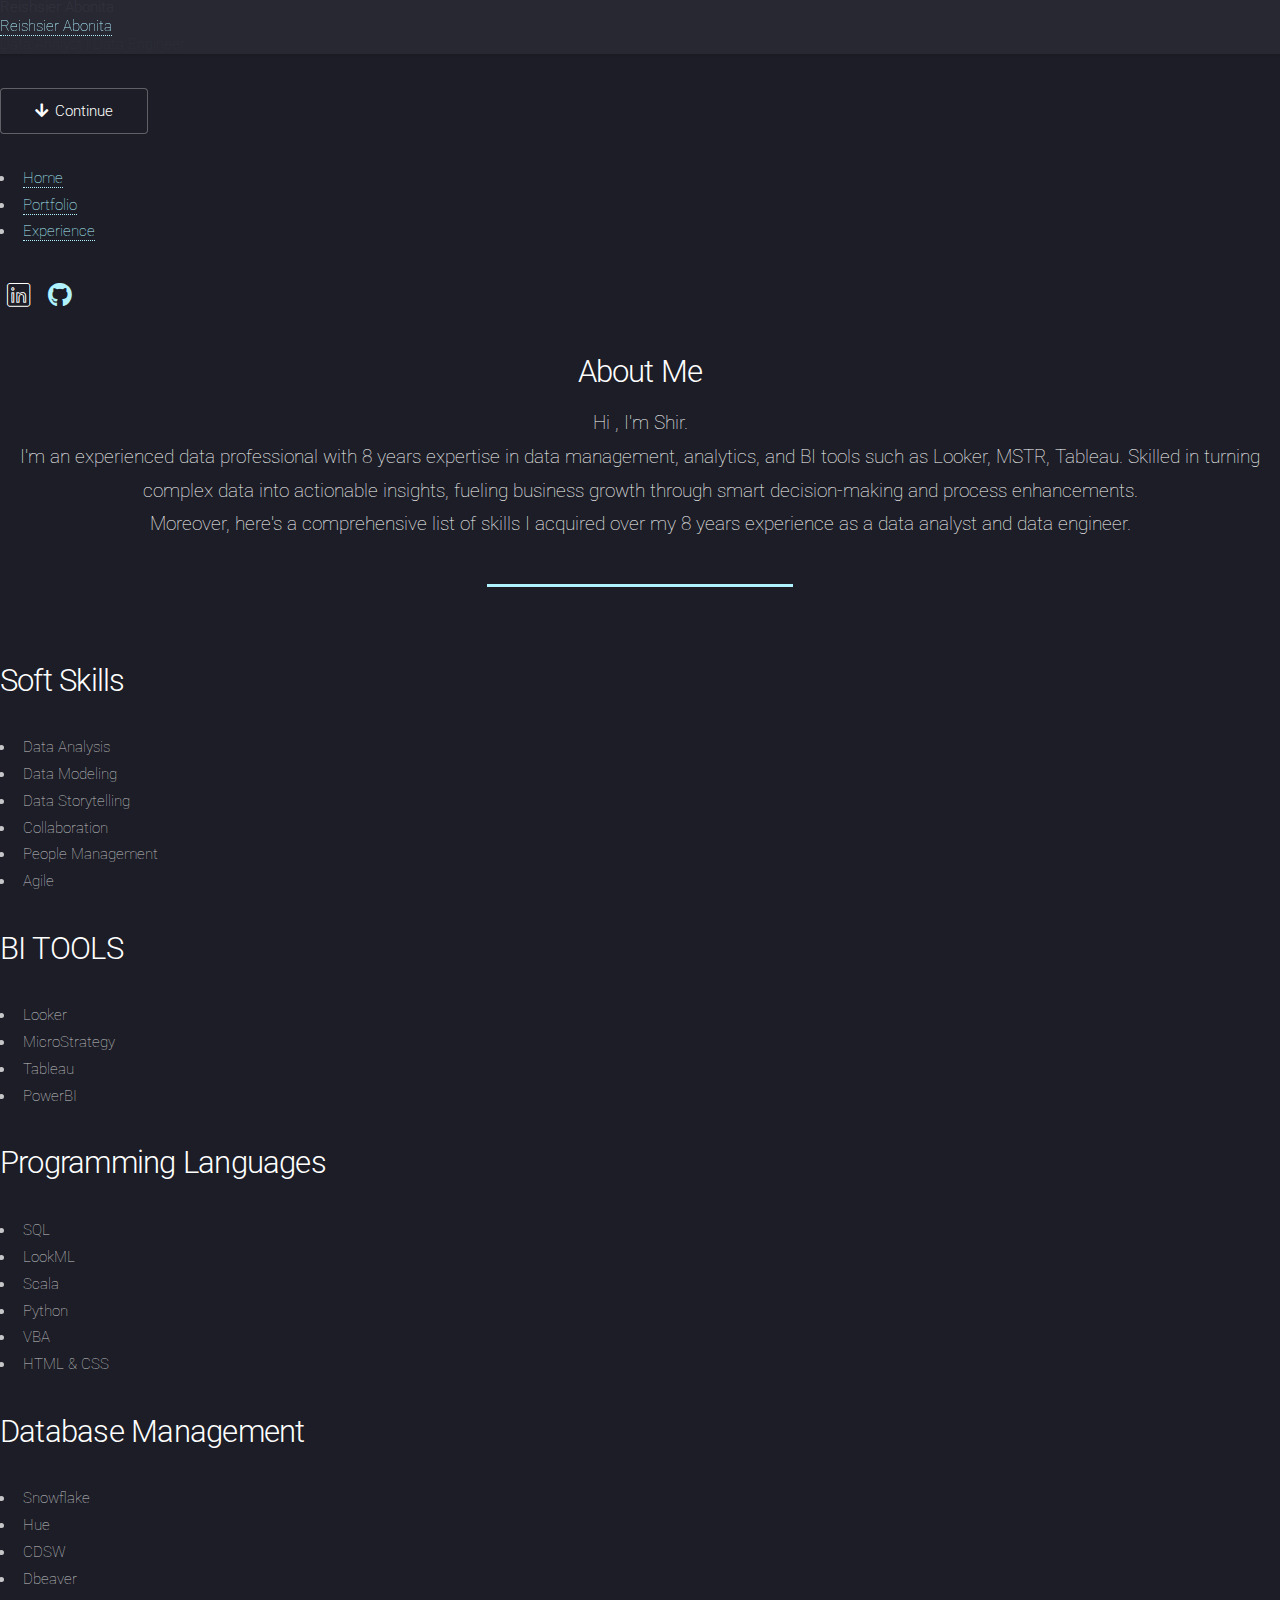
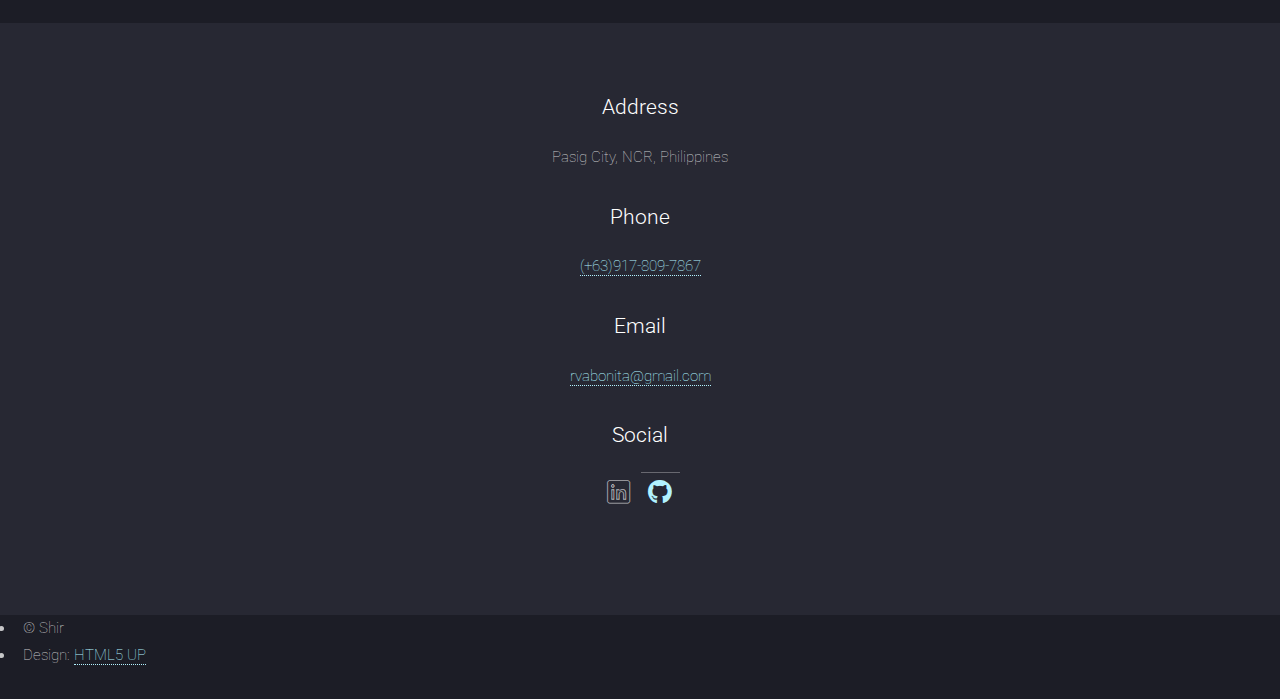
<file: index.html>
<!DOCTYPE HTML>
<!--
	Massively by HTML5 UP
	html5up.net | @ajlkn
	Free for personal and commercial use under the CCA 3.0 license (html5up.net/license)
-->
<html>
	<head>
		<title>Home page</title>
		<meta charset="utf-8" />
		<meta name="viewport" content="width=device-width, initial-scale=1, user-scalable=no" />
		<link rel="stylesheet" href="assets/css/main.css" />
		<noscript><link rel="stylesheet" href="assets/css/noscript.css" /></noscript>
	</head>
	<body class="is-preload">

		<!-- Wrapper -->
			<div id="wrapper" class="fade-in">

				<!-- Intro -->
					<div id="intro">
						<h1>Reishsier Abonita</h1>
						<p>Data Analyst | Data Engineer</p>
						<ul class="actions">
							<li><a href="#header" class="button icon solid solo fa-arrow-down scrolly">Continue</a></li>
						</ul>
					</div>

				<!-- Header -->
					<header id="header">
						<a href="index.html" class="logo">Reishsier Abonita</a>
					</header>

				<!-- Nav -->
					<nav id="nav">
						<ul class="links">
							<li class="active"><a href="index.html">Home</a></li>
							<li><a href="portfolio.html">Portfolio</a></li>
							<li><a href="experience.html">Experience</a></li>
						</ul>
						<ul class="icons">
							<li><a href="https://www.linkedin.com/in/reishsier-abonita/" class="icon brands alt fa-linkedin"><span class="label">Linkedin</span></a></li>
							<li><a href="https://github.com/reishsierabonita" class="icon brands fa-github"><span class="label">GitHub</span></a></li>
						</ul>
					</nav>

				<!-- Main -->
					<div id="main">

						<!-- Featured Post -->
							<article class="post featured">
								<header class="major">
									<h2><a>About Me</a></h2>
									<p> 
										Hi , I'm Shir. <br>
										I'm an experienced data professional with 8 years expertise in data management, analytics, and BI tools such as Looker, MSTR, Tableau. 
										Skilled in turning complex data into actionable insights, fueling business growth through smart decision-making and process enhancements. <br>
									
										Moreover, here's a comprehensive list of skills I acquired over my 8 years experience as a data analyst and data engineer.
									</p>
								</header>
							</article>
						<!-- Posts -->
							<section class="posts">
								<article>
									<header>
										<h2>Soft Skills</h2>
									</header>
									<ul>
										<li>Data Analysis</li>
										<li>Data Modeling</li>
										<li>Data Storytelling</li>
										<li>Collaboration</li>
										<li>People Management</li>
										<li>Agile</li>
								</article>
								<article>
									<header>
										<h2>BI TOOLS</h2>
									</header>
									<ul>
										<li>Looker</li>
										<li>MicroStrategy</li>
										<li>Tableau</li>
										<li>PowerBI</li>
									</ul>
								</article>
								<article>
									<header>
										<h2>Programming Languages</h2>
									</header>
									<ul>
										<li>SQL</li>
										<li>LookML</li>
										<li>Scala</li>
										<li>Python</li>
										<li>VBA</li>
										<li>HTML & CSS</li>
									</ul>
								</article>
								<article>
									<header>
										<h2>Database Management</h2>
									</header>
									<ul>
										<li>Snowflake</li>
										<li>Hue</li>
										<li>CDSW</li>
										<li>Dbeaver</li>
									</ul>
								</article>
							</section>

					</div>

				<!-- Footer -->
					<footer id="footer">
						<section>
							<form method="post" action="#">
								<div class="fields">
									<div class="field">
										<h3>Address</h3>
										<p>Pasig City, NCR, Philippines</p>
									</div>
									<div class="field">
										<h3>Phone</h3>
										<p><a href="#">(+63)917-809-7867</a></p>
									</div>
									<div class="field">
										<h3>Email</h3>
										<p><a href="#">rvabonita@gmail.com</a></p>
									</div>
								</div>
								<h3>Social</h3>
								<ul class="icons alt">
									<li><a href="https://www.linkedin.com/in/reishsier-abonita/" class="icon brands alt fa-linkedin"><span class="label">Linkedin</span></a></li>
									<li><a href="https://github.com/reishsierabonita" class="icon brands fa-github"><span class="label">GitHub</span></a></li>
								</ul>
							</form>
						</section>
					</footer>

				<!-- Copyright -->
					<div id="copyright">
						<ul><li>&copy; Shir</li><li>Design: <a href="https://html5up.net">HTML5 UP</a></li></ul>
					</div>

			</div>

		<!-- Scripts -->
			<script src="assets/js/jquery.min.js"></script>
			<script src="assets/js/jquery.scrollex.min.js"></script>
			<script src="assets/js/jquery.scrolly.min.js"></script>
			<script src="assets/js/browser.min.js"></script>
			<script src="assets/js/breakpoints.min.js"></script>
			<script src="assets/js/util.js"></script>
			<script src="assets/js/main.js"></script>

	</body>
</html>
</file>
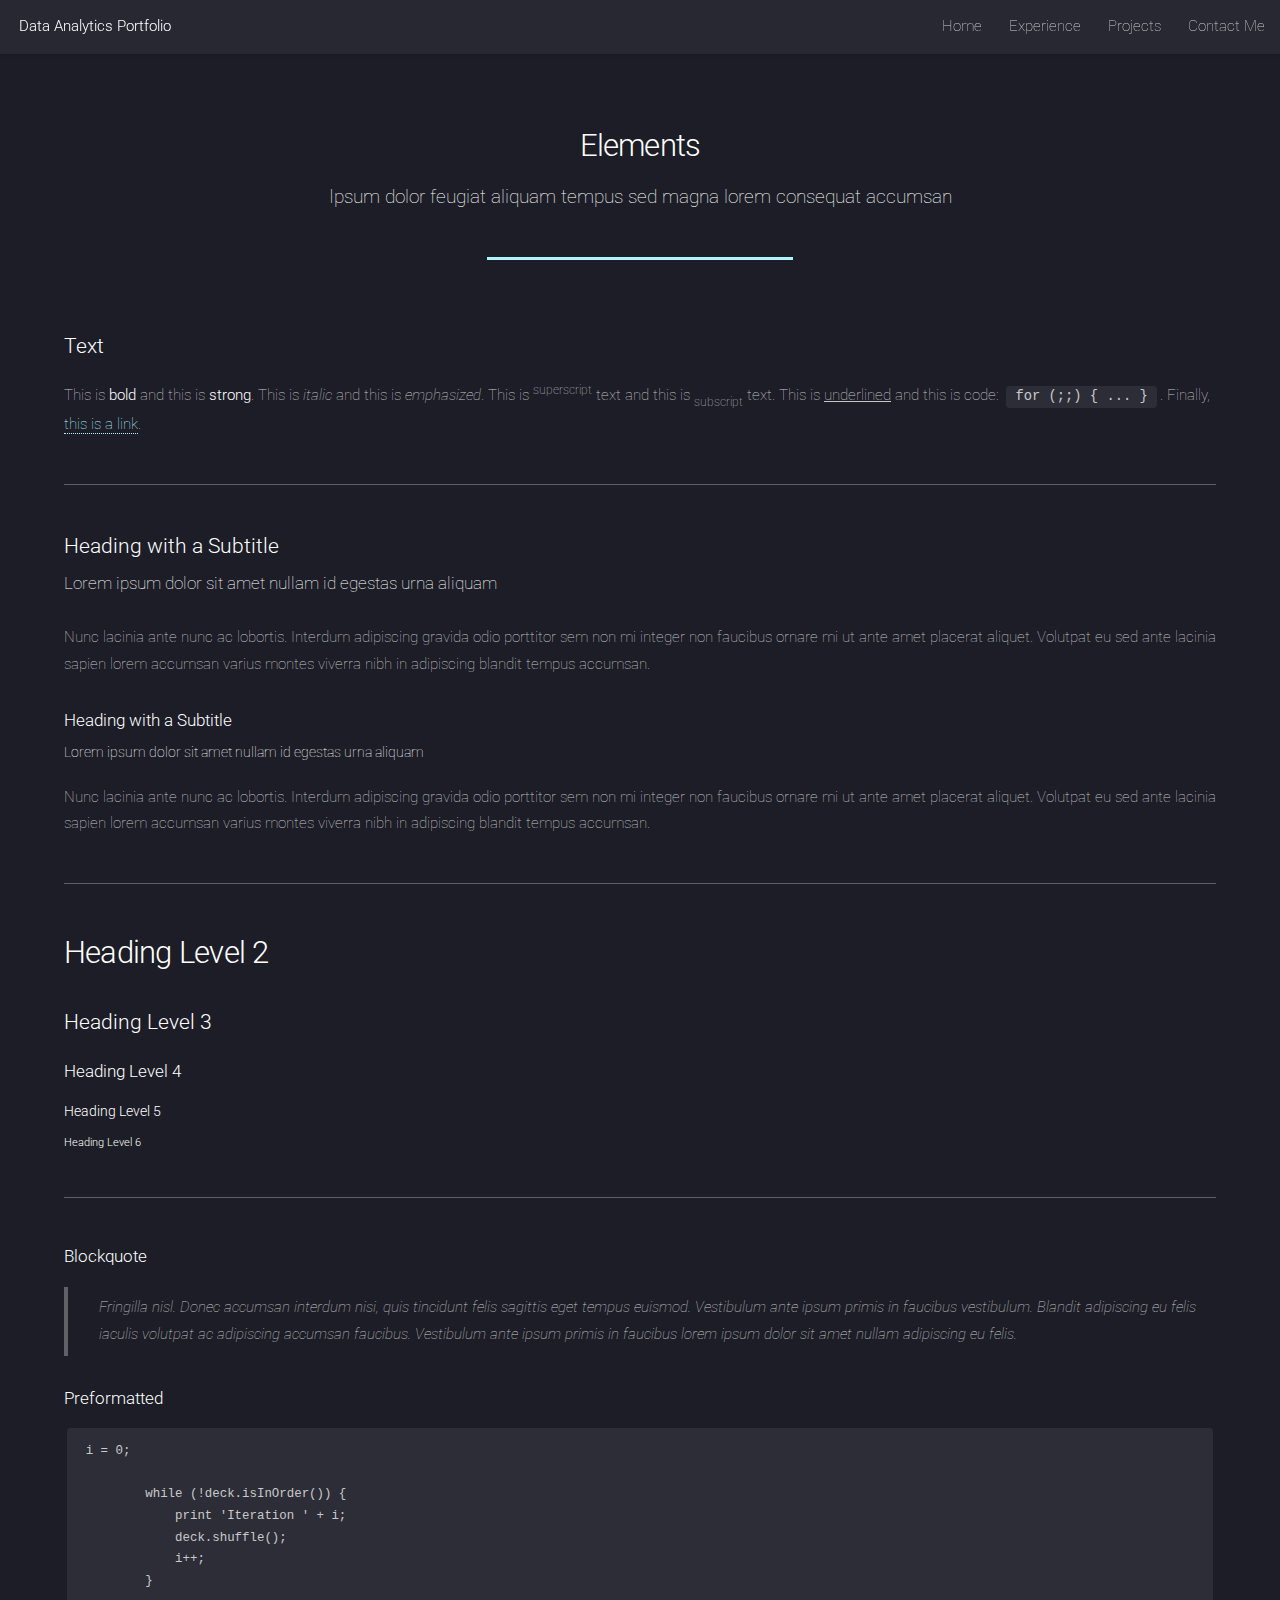
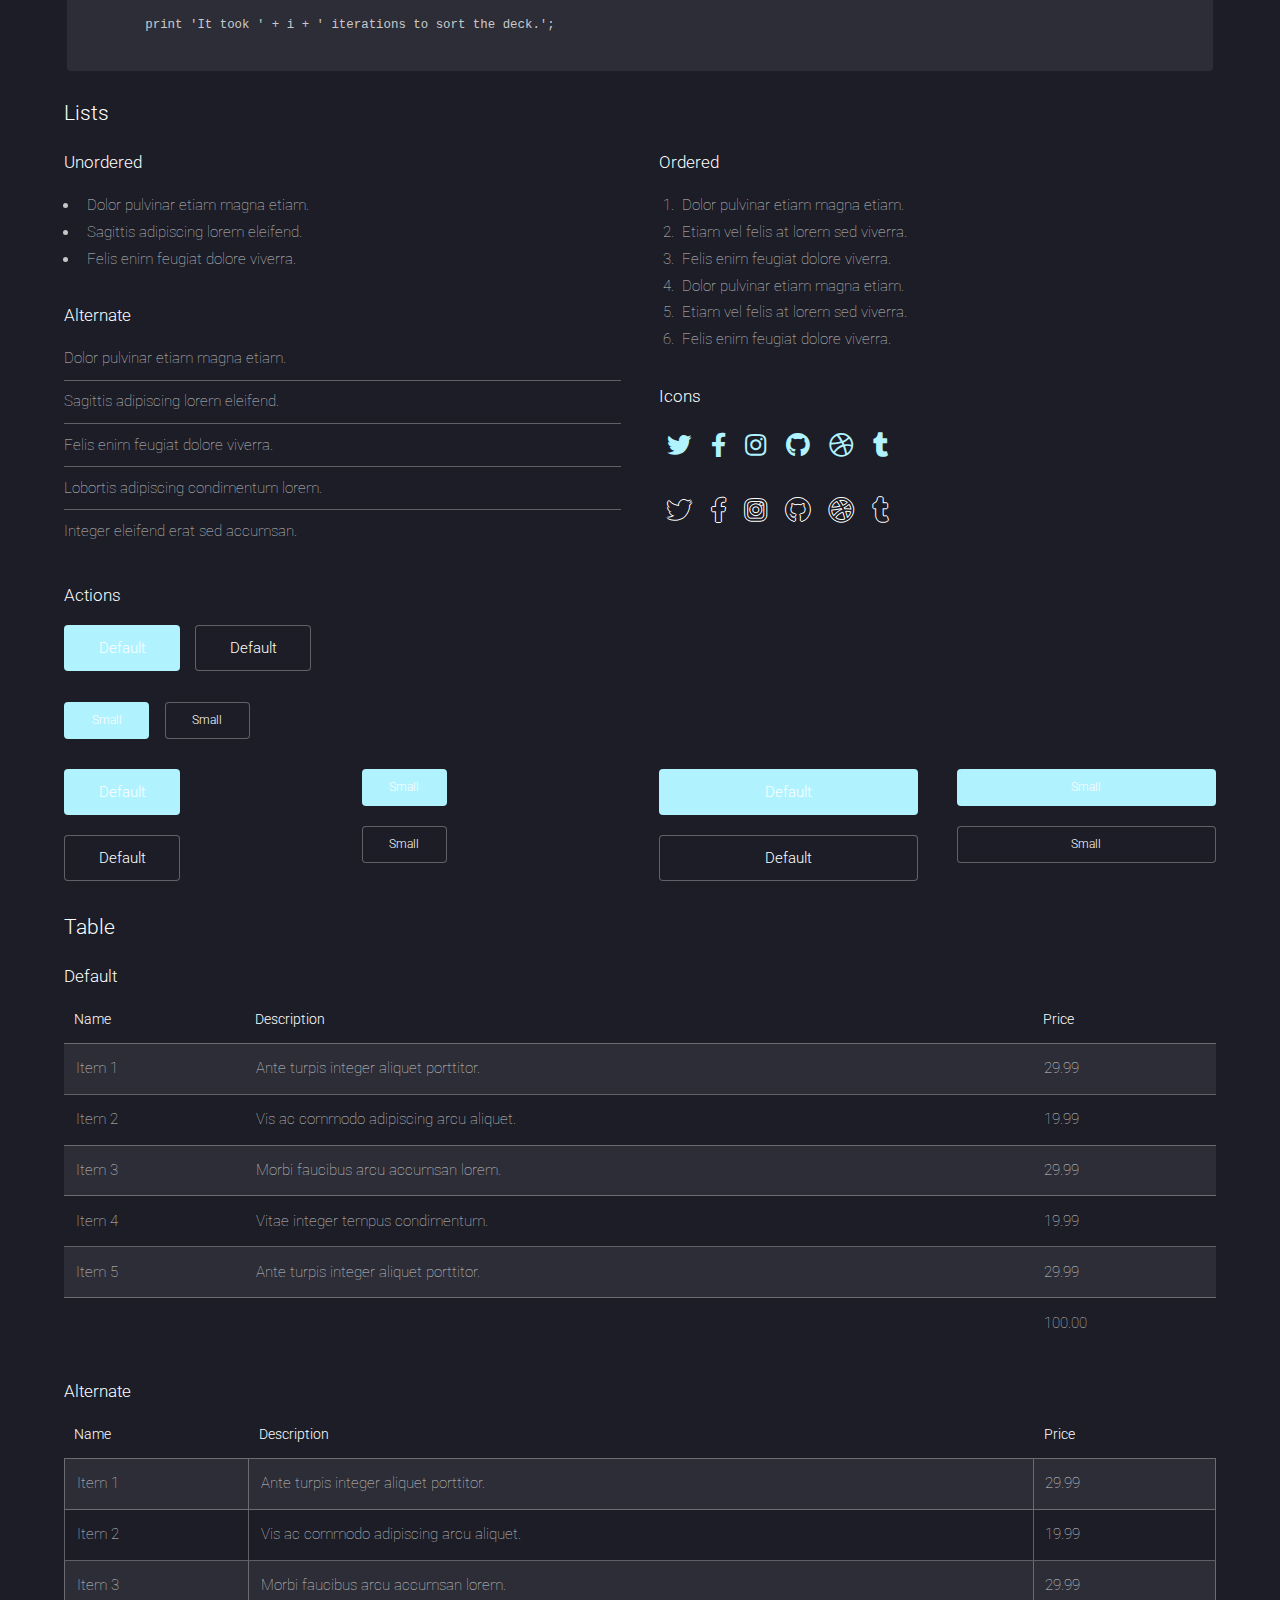
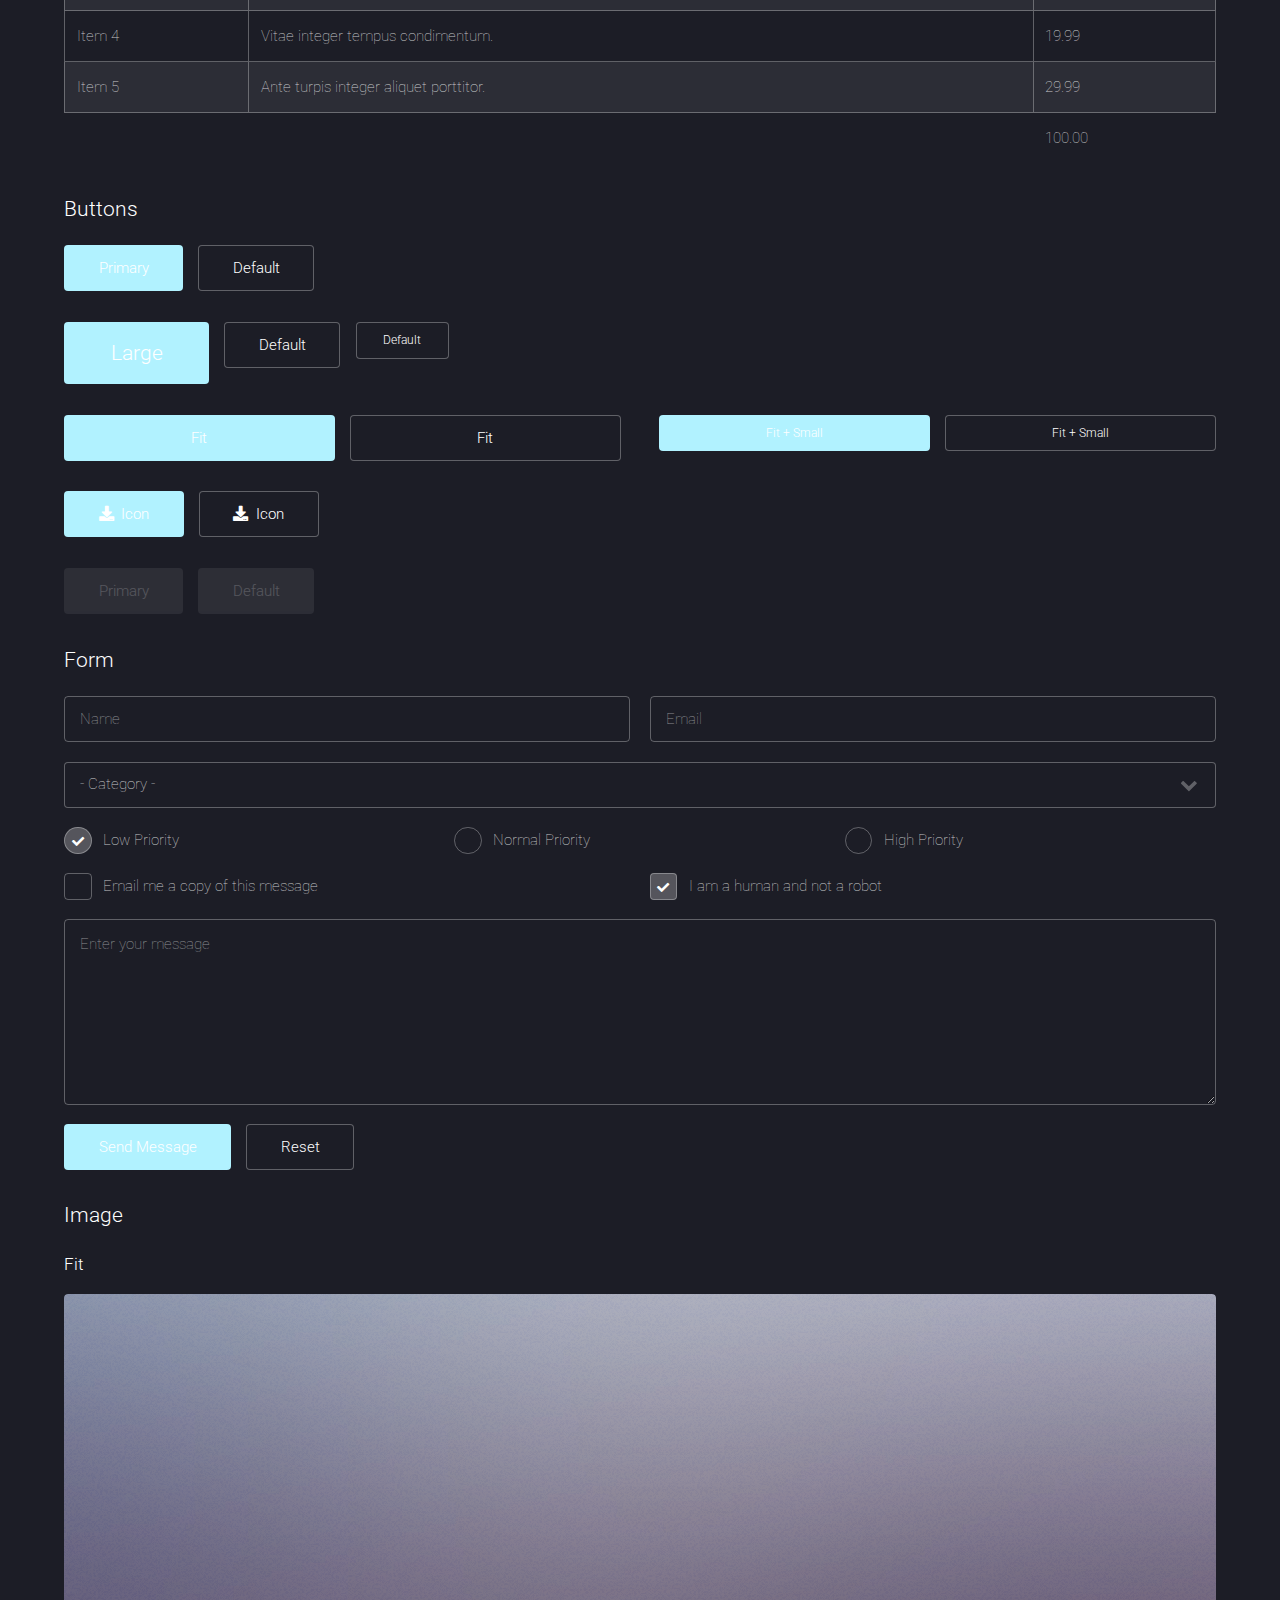
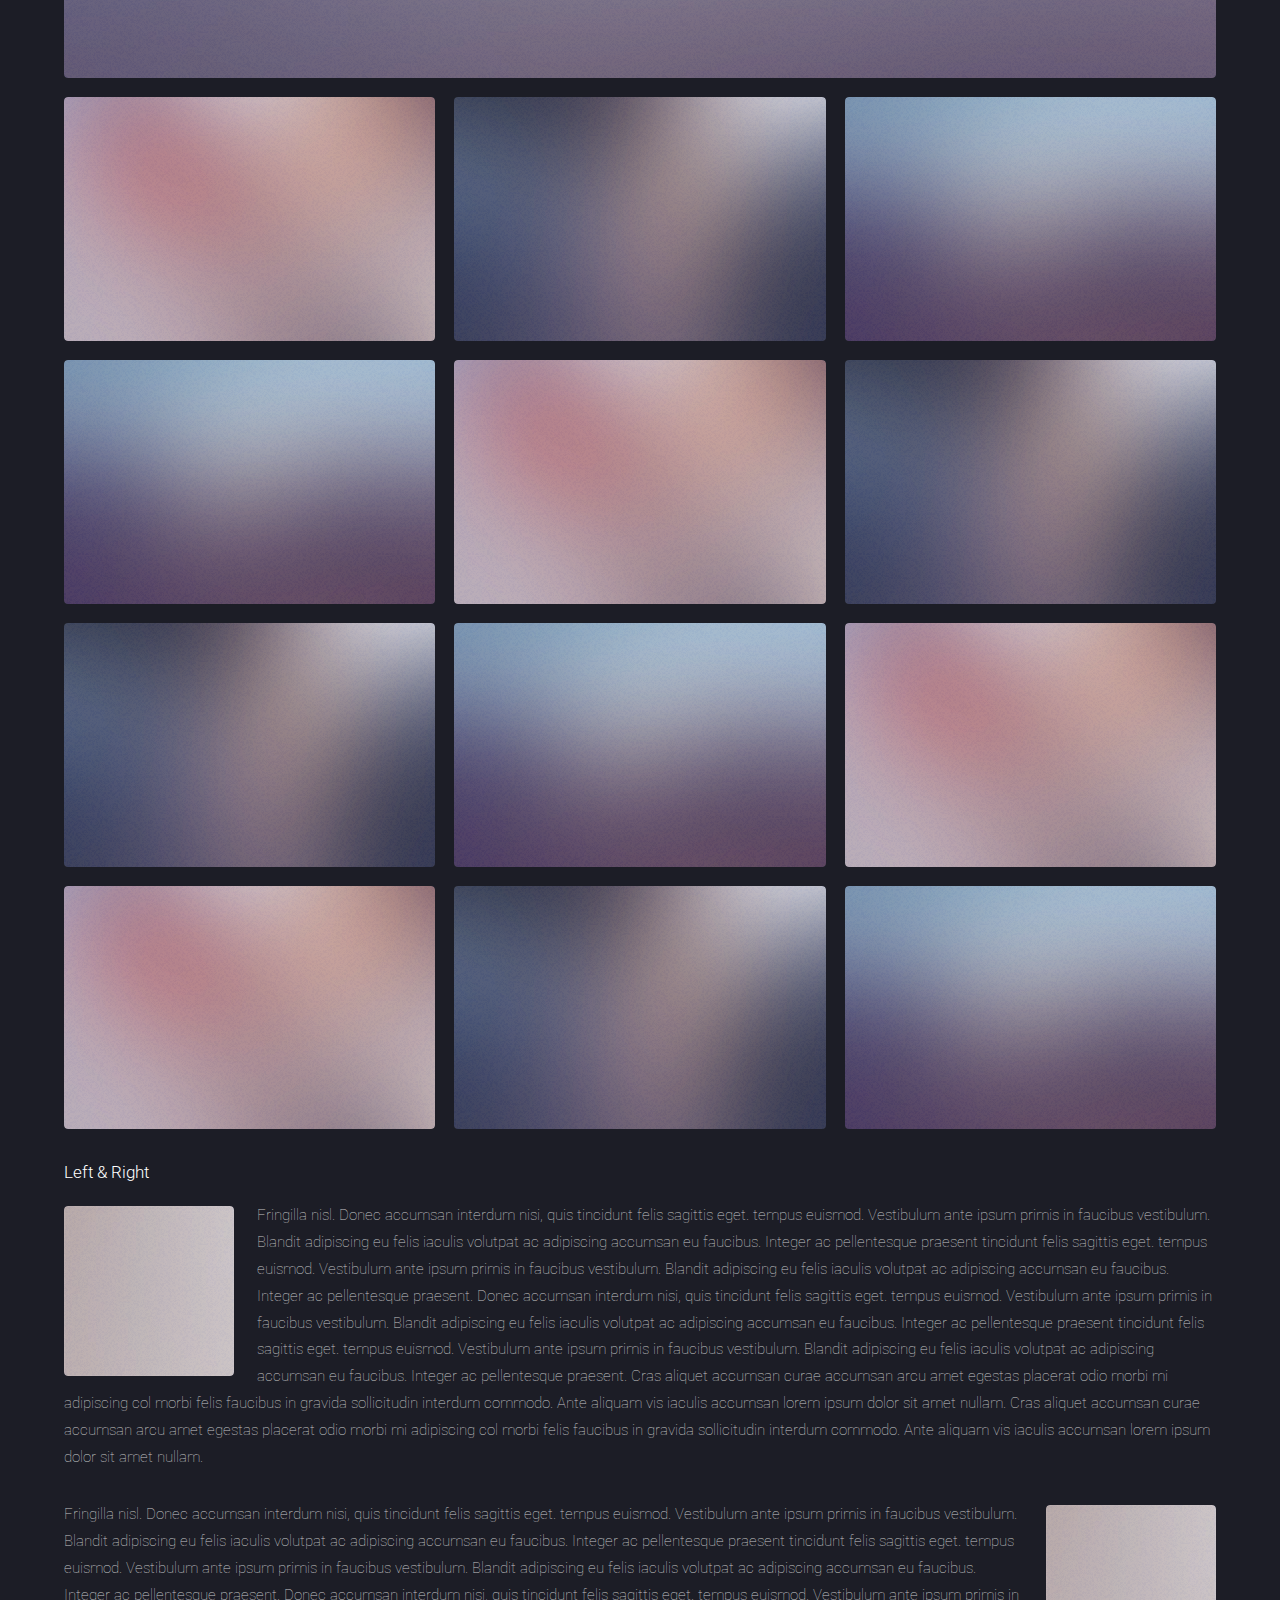
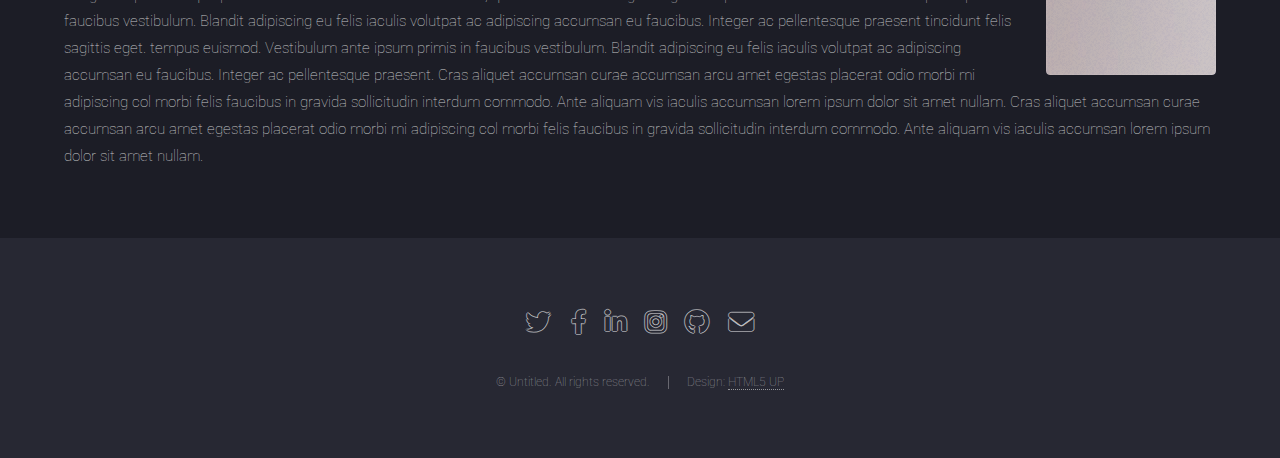
<file: contact_me.html>
<!DOCTYPE HTML>
<!--
	Landed by HTML5 UP
	html5up.net | @ajlkn
	Free for personal and commercial use under the CCA 3.0 license (html5up.net/license)
-->
<html>
	<head>
		<title>Data Analytics Portfolio</title>
		<meta charset="utf-8" />
		<meta name="viewport" content="width=device-width, initial-scale=1, user-scalable=no" />
		<link rel="stylesheet" href="assets/css/main.css" />
		<noscript><link rel="stylesheet" href="assets/css/noscript.css" /></noscript>
	</head>
	<body class="is-preload">
		<div id="page-wrapper">

			<!-- Header -->
			<header id="header">
				<h1 id="logo"><a href="index.html">Data Analytics Portfolio</a></h1>
				<nav id="nav">
					<ul>
						<li><a href="index.html">Home</a></li>
						<li><a href="elements.html">Experience</a></li>
						<li>
							<a href="#">Projects</a>
							<ul>
								<li><a href="left-sidebar.html">Left Sidebar</a></li>
								<li><a href="right-sidebar.html">Right Sidebar</a></li>
								<li><a href="no-sidebar.html">No Sidebar</a></li>
								<li>
									<a href="#">Submenu</a>
									<ul>
										<li><a href="#">Option 1</a></li>
										<li><a href="#">Option 2</a></li>
										<li><a href="#">Option 3</a></li>
										<li><a href="#">Option 4</a></li>
									</ul>
								</li>
							</ul>
						</li>
						<li><a href="contact_me.html">Contact Me</a></li>
					</ul>
				</nav>
			</header>

			<!-- Main -->
				<div id="main" class="wrapper style1">
					<div class="container">
						<header class="major">
							<h2>Elements</h2>
							<p>Ipsum dolor feugiat aliquam tempus sed magna lorem consequat accumsan</p>
						</header>

						<!-- Text -->
							<section>
								<h3>Text</h3>
								<p>This is <b>bold</b> and this is <strong>strong</strong>. This is <i>italic</i> and this is <em>emphasized</em>.
								This is <sup>superscript</sup> text and this is <sub>subscript</sub> text.
								This is <u>underlined</u> and this is code: <code>for (;;) { ... }</code>. Finally, <a href="#">this is a link</a>.</p>

								<hr />

								<header>
									<h3>Heading with a Subtitle</h3>
									<p>Lorem ipsum dolor sit amet nullam id egestas urna aliquam</p>
								</header>
								<p>Nunc lacinia ante nunc ac lobortis. Interdum adipiscing gravida odio porttitor sem non mi integer non faucibus ornare mi ut ante amet placerat aliquet. Volutpat eu sed ante lacinia sapien lorem accumsan varius montes viverra nibh in adipiscing blandit tempus accumsan.</p>
								<header>
									<h4>Heading with a Subtitle</h4>
									<p>Lorem ipsum dolor sit amet nullam id egestas urna aliquam</p>
								</header>
								<p>Nunc lacinia ante nunc ac lobortis. Interdum adipiscing gravida odio porttitor sem non mi integer non faucibus ornare mi ut ante amet placerat aliquet. Volutpat eu sed ante lacinia sapien lorem accumsan varius montes viverra nibh in adipiscing blandit tempus accumsan.</p>

								<hr />

								<h2>Heading Level 2</h2>
								<h3>Heading Level 3</h3>
								<h4>Heading Level 4</h4>
								<h5>Heading Level 5</h5>
								<h6>Heading Level 6</h6>

								<hr />

								<h4>Blockquote</h4>
								<blockquote>Fringilla nisl. Donec accumsan interdum nisi, quis tincidunt felis sagittis eget tempus euismod. Vestibulum ante ipsum primis in faucibus vestibulum. Blandit adipiscing eu felis iaculis volutpat ac adipiscing accumsan faucibus. Vestibulum ante ipsum primis in faucibus lorem ipsum dolor sit amet nullam adipiscing eu felis.</blockquote>

								<h4>Preformatted</h4>
								<pre><code>i = 0;

	while (!deck.isInOrder()) {
	    print 'Iteration ' + i;
	    deck.shuffle();
	    i++;
	}

	print 'It took ' + i + ' iterations to sort the deck.';
	</code></pre>
							</section>

						<!-- Lists -->
							<section>
								<h3>Lists</h3>
								<div class="row">
									<div class="col-6 col-12-xsmall">

										<h4>Unordered</h4>
										<ul>
											<li>Dolor pulvinar etiam magna etiam.</li>
											<li>Sagittis adipiscing lorem eleifend.</li>
											<li>Felis enim feugiat dolore viverra.</li>
										</ul>

										<h4>Alternate</h4>
										<ul class="alt">
											<li>Dolor pulvinar etiam magna etiam.</li>
											<li>Sagittis adipiscing lorem eleifend.</li>
											<li>Felis enim feugiat dolore viverra.</li>
											<li>Lobortis adipiscing condimentum lorem.</li>
											<li>Integer eleifend erat sed accumsan.</li>
										</ul>

									</div>
									<div class="col-6 col-12-xsmall">

										<h4>Ordered</h4>
										<ol>
											<li>Dolor pulvinar etiam magna etiam.</li>
											<li>Etiam vel felis at lorem sed viverra.</li>
											<li>Felis enim feugiat dolore viverra.</li>
											<li>Dolor pulvinar etiam magna etiam.</li>
											<li>Etiam vel felis at lorem sed viverra.</li>
											<li>Felis enim feugiat dolore viverra.</li>
										</ol>

										<h4>Icons</h4>
										<ul class="icons">
											<li><a href="#" class="icon brands fa-twitter"><span class="label">Twitter</span></a></li>
											<li><a href="#" class="icon brands fa-facebook-f"><span class="label">Facebook</span></a></li>
											<li><a href="#" class="icon brands fa-instagram"><span class="label">Instagram</span></a></li>
											<li><a href="#" class="icon brands fa-github"><span class="label">Github</span></a></li>
											<li><a href="#" class="icon brands fa-dribbble"><span class="label">Dribbble</span></a></li>
											<li><a href="#" class="icon brands fa-tumblr"><span class="label">Tumblr</span></a></li>
										</ul>
										<ul class="icons">
											<li><a href="#" class="icon brands alt fa-twitter"><span class="label">Twitter</span></a></li>
											<li><a href="#" class="icon brands alt fa-facebook-f"><span class="label">Facebook</span></a></li>
											<li><a href="#" class="icon brands alt fa-instagram"><span class="label">Instagram</span></a></li>
											<li><a href="#" class="icon brands alt fa-github"><span class="label">Github</span></a></li>
											<li><a href="#" class="icon brands alt fa-dribbble"><span class="label">Dribbble</span></a></li>
											<li><a href="#" class="icon brands alt fa-tumblr"><span class="label">Tumblr</span></a></li>
										</ul>

									</div>
								</div>

								<h4>Actions</h4>
								<ul class="actions">
									<li><a href="#" class="button primary">Default</a></li>
									<li><a href="#" class="button">Default</a></li>
								</ul>
								<ul class="actions small">
									<li><a href="#" class="button primary small">Small</a></li>
									<li><a href="#" class="button small">Small</a></li>
								</ul>
								<div class="row">
									<div class="col-3 col-6-medium col-12-xsmall">
										<ul class="actions stacked">
											<li><a href="#" class="button primary">Default</a></li>
											<li><a href="#" class="button">Default</a></li>
										</ul>
									</div>
									<div class="col-3 col-6-medium col-12-xsmall">
										<ul class="actions stacked">
											<li><a href="#" class="button primary small">Small</a></li>
											<li><a href="#" class="button small">Small</a></li>
										</ul>
									</div>
									<div class="col-3 col-6-medium col-12-xsmall">
										<ul class="actions stacked">
											<li><a href="#" class="button primary fit">Default</a></li>
											<li><a href="#" class="button fit">Default</a></li>
										</ul>
									</div>
									<div class="col-3 col-6-medium col-12-xsmall">
										<ul class="actions stacked">
											<li><a href="#" class="button primary small fit">Small</a></li>
											<li><a href="#" class="button small fit">Small</a></li>
										</ul>
									</div>
								</div>
							</section>

						<!-- Table -->
							<section>
								<h3>Table</h3>
								<h4>Default</h4>
								<div class="table-wrapper">
									<table>
										<thead>
											<tr>
												<th>Name</th>
												<th>Description</th>
												<th>Price</th>
											</tr>
										</thead>
										<tbody>
											<tr>
												<td>Item 1</td>
												<td>Ante turpis integer aliquet porttitor.</td>
												<td>29.99</td>
											</tr>
											<tr>
												<td>Item 2</td>
												<td>Vis ac commodo adipiscing arcu aliquet.</td>
												<td>19.99</td>
											</tr>
											<tr>
												<td>Item 3</td>
												<td> Morbi faucibus arcu accumsan lorem.</td>
												<td>29.99</td>
											</tr>
											<tr>
												<td>Item 4</td>
												<td>Vitae integer tempus condimentum.</td>
												<td>19.99</td>
											</tr>
											<tr>
												<td>Item 5</td>
												<td>Ante turpis integer aliquet porttitor.</td>
												<td>29.99</td>
											</tr>
										</tbody>
										<tfoot>
											<tr>
												<td colspan="2"></td>
												<td>100.00</td>
											</tr>
										</tfoot>
									</table>
								</div>
								<h4>Alternate</h4>
								<div class="table-wrapper">
									<table class="alt">
										<thead>
											<tr>
												<th>Name</th>
												<th>Description</th>
												<th>Price</th>
											</tr>
										</thead>
										<tbody>
											<tr>
												<td>Item 1</td>
												<td>Ante turpis integer aliquet porttitor.</td>
												<td>29.99</td>
											</tr>
											<tr>
												<td>Item 2</td>
												<td>Vis ac commodo adipiscing arcu aliquet.</td>
												<td>19.99</td>
											</tr>
											<tr>
												<td>Item 3</td>
												<td> Morbi faucibus arcu accumsan lorem.</td>
												<td>29.99</td>
											</tr>
											<tr>
												<td>Item 4</td>
												<td>Vitae integer tempus condimentum.</td>
												<td>19.99</td>
											</tr>
											<tr>
												<td>Item 5</td>
												<td>Ante turpis integer aliquet porttitor.</td>
												<td>29.99</td>
											</tr>
										</tbody>
										<tfoot>
											<tr>
												<td colspan="2"></td>
												<td>100.00</td>
											</tr>
										</tfoot>
									</table>
								</div>
							</section>

						<!-- Buttons -->
							<section>
								<h3>Buttons</h3>
								<ul class="actions">
									<li><a href="#" class="button primary">Primary</a></li>
									<li><a href="#" class="button">Default</a></li>
								</ul>
								<ul class="actions">
									<li><a href="#" class="button primary large">Large</a></li>
									<li><a href="#" class="button">Default</a></li>
									<li><a href="#" class="button small">Default</a></li>
								</ul>
								<div class="row">
									<div class="col-6 col-12-xsmall">
										<ul class="actions fit">
											<li><a href="#" class="button primary fit">Fit</a></li>
											<li><a href="#" class="button fit">Fit</a></li>
										</ul>
									</div>
									<div class="col-6 col-12-xsmall">
										<ul class="actions fit small">
											<li><a href="#" class="button primary fit small">Fit + Small</a></li>
											<li><a href="#" class="button fit small">Fit + Small</a></li>
										</ul>
									</div>
								</div>
								<ul class="actions">
									<li><a href="#" class="button primary icon solid fa-download">Icon</a></li>
									<li><a href="#" class="button icon solid fa-download">Icon</a></li>
								</ul>
								<ul class="actions">
									<li><span class="button primary disabled">Primary</span></li>
									<li><span class="button disabled">Default</span></li>
								</ul>
							</section>

						<!-- Form -->
							<section>
								<h3>Form</h3>
								<form method="post" action="#">
									<div class="row gtr-uniform gtr-50">
										<div class="col-6 col-12-xsmall">
											<input type="text" name="name" id="name" value="" placeholder="Name" />
										</div>
										<div class="col-6 col-12-xsmall">
											<input type="email" name="email" id="email" value="" placeholder="Email" />
										</div>
										<div class="col-12">
											<select name="category" id="category">
												<option value="">- Category -</option>
												<option value="1">Manufacturing</option>
												<option value="1">Shipping</option>
												<option value="1">Administration</option>
												<option value="1">Human Resources</option>
											</select>
										</div>
										<div class="col-4 col-12-medium">
											<input type="radio" id="priority-low" name="priority" checked>
											<label for="priority-low">Low Priority</label>
										</div>
										<div class="col-4 col-12-medium">
											<input type="radio" id="priority-normal" name="priority">
											<label for="priority-normal">Normal Priority</label>
										</div>
										<div class="col-4 col-12-medium">
											<input type="radio" id="priority-high" name="priority">
											<label for="priority-high">High Priority</label>
										</div>
										<div class="col-6 col-12-medium">
											<input type="checkbox" id="copy" name="copy">
											<label for="copy">Email me a copy of this message</label>
										</div>
										<div class="col-6 col-12-medium">
											<input type="checkbox" id="human" name="human" checked>
											<label for="human">I am a human and not a robot</label>
										</div>
										<div class="col-12">
											<textarea name="message" id="message" placeholder="Enter your message" rows="6"></textarea>
										</div>
										<div class="col-12">
											<ul class="actions">
												<li><input type="submit" value="Send Message" class="primary" /></li>
												<li><input type="reset" value="Reset" /></li>
											</ul>
										</div>
									</div>
								</form>
							</section>

						<!-- Image -->
							<section>
								<h3>Image</h3>
								<h4>Fit</h4>
								<div class="box alt">
									<div class="row gtr-50 gtr-uniform">
										<div class="col-12"><span class="image fit"><img src="images/pic07.jpg" alt="" /></span></div>
										<div class="col-4 col-6-xsmall"><span class="image fit"><img src="images/pic02.jpg" alt="" /></span></div>
										<div class="col-4 col-6-xsmall"><span class="image fit"><img src="images/pic03.jpg" alt="" /></span></div>
										<div class="col-4 col-6-xsmall"><span class="image fit"><img src="images/pic04.jpg" alt="" /></span></div>
										<div class="col-4 col-6-xsmall"><span class="image fit"><img src="images/pic04.jpg" alt="" /></span></div>
										<div class="col-4 col-6-xsmall"><span class="image fit"><img src="images/pic02.jpg" alt="" /></span></div>
										<div class="col-4 col-6-xsmall"><span class="image fit"><img src="images/pic03.jpg" alt="" /></span></div>
										<div class="col-4 col-6-xsmall"><span class="image fit"><img src="images/pic03.jpg" alt="" /></span></div>
										<div class="col-4 col-6-xsmall"><span class="image fit"><img src="images/pic04.jpg" alt="" /></span></div>
										<div class="col-4 col-6-xsmall"><span class="image fit"><img src="images/pic02.jpg" alt="" /></span></div>
										<div class="col-4 col-6-xsmall"><span class="image fit"><img src="images/pic02.jpg" alt="" /></span></div>
										<div class="col-4 col-6-xsmall"><span class="image fit"><img src="images/pic03.jpg" alt="" /></span></div>
										<div class="col-4 col-6-xsmall"><span class="image fit"><img src="images/pic04.jpg" alt="" /></span></div>
									</div>
								</div>

								<h4>Left &amp; Right</h4>
								<p><span class="image left"><img src="images/pic08.jpg" alt="" /></span>Fringilla nisl. Donec accumsan interdum nisi, quis tincidunt felis sagittis eget. tempus euismod. Vestibulum ante ipsum primis in faucibus vestibulum. Blandit adipiscing eu felis iaculis volutpat ac adipiscing accumsan eu faucibus. Integer ac pellentesque praesent tincidunt felis sagittis eget. tempus euismod. Vestibulum ante ipsum primis in faucibus vestibulum. Blandit adipiscing eu felis iaculis volutpat ac adipiscing accumsan eu faucibus. Integer ac pellentesque praesent. Donec accumsan interdum nisi, quis tincidunt felis sagittis eget. tempus euismod. Vestibulum ante ipsum primis in faucibus vestibulum. Blandit adipiscing eu felis iaculis volutpat ac adipiscing accumsan eu faucibus. Integer ac pellentesque praesent tincidunt felis sagittis eget. tempus euismod. Vestibulum ante ipsum primis in faucibus vestibulum. Blandit adipiscing eu felis iaculis volutpat ac adipiscing accumsan eu faucibus. Integer ac pellentesque praesent. Cras aliquet accumsan curae accumsan arcu amet egestas placerat odio morbi mi adipiscing col morbi felis faucibus in gravida sollicitudin interdum commodo. Ante aliquam vis iaculis accumsan lorem ipsum dolor sit amet nullam. Cras aliquet accumsan curae accumsan arcu amet egestas placerat odio morbi mi adipiscing col morbi felis faucibus in gravida sollicitudin interdum commodo. Ante aliquam vis iaculis accumsan lorem ipsum dolor sit amet nullam.</p>
								<p><span class="image right"><img src="images/pic08.jpg" alt="" /></span>Fringilla nisl. Donec accumsan interdum nisi, quis tincidunt felis sagittis eget. tempus euismod. Vestibulum ante ipsum primis in faucibus vestibulum. Blandit adipiscing eu felis iaculis volutpat ac adipiscing accumsan eu faucibus. Integer ac pellentesque praesent tincidunt felis sagittis eget. tempus euismod. Vestibulum ante ipsum primis in faucibus vestibulum. Blandit adipiscing eu felis iaculis volutpat ac adipiscing accumsan eu faucibus. Integer ac pellentesque praesent. Donec accumsan interdum nisi, quis tincidunt felis sagittis eget. tempus euismod. Vestibulum ante ipsum primis in faucibus vestibulum. Blandit adipiscing eu felis iaculis volutpat ac adipiscing accumsan eu faucibus. Integer ac pellentesque praesent tincidunt felis sagittis eget. tempus euismod. Vestibulum ante ipsum primis in faucibus vestibulum. Blandit adipiscing eu felis iaculis volutpat ac adipiscing accumsan eu faucibus. Integer ac pellentesque praesent. Cras aliquet accumsan curae accumsan arcu amet egestas placerat odio morbi mi adipiscing col morbi felis faucibus in gravida sollicitudin interdum commodo. Ante aliquam vis iaculis accumsan lorem ipsum dolor sit amet nullam. Cras aliquet accumsan curae accumsan arcu amet egestas placerat odio morbi mi adipiscing col morbi felis faucibus in gravida sollicitudin interdum commodo. Ante aliquam vis iaculis accumsan lorem ipsum dolor sit amet nullam.</p>
							</section>

					</div>
				</div>

			<!-- Footer -->
				<footer id="footer">
					<ul class="icons">
						<li><a href="#" class="icon brands alt fa-twitter"><span class="label">Twitter</span></a></li>
						<li><a href="#" class="icon brands alt fa-facebook-f"><span class="label">Facebook</span></a></li>
						<li><a href="#" class="icon brands alt fa-linkedin-in"><span class="label">LinkedIn</span></a></li>
						<li><a href="#" class="icon brands alt fa-instagram"><span class="label">Instagram</span></a></li>
						<li><a href="#" class="icon brands alt fa-github"><span class="label">GitHub</span></a></li>
						<li><a href="#" class="icon solid alt fa-envelope"><span class="label">Email</span></a></li>
					</ul>
					<ul class="copyright">
						<li>&copy; Untitled. All rights reserved.</li><li>Design: <a href="http://html5up.net">HTML5 UP</a></li>
					</ul>
				</footer>

		</div>

		<!-- Scripts -->
			<script src="assets/js/jquery.min.js"></script>
			<script src="assets/js/jquery.scrolly.min.js"></script>
			<script src="assets/js/jquery.dropotron.min.js"></script>
			<script src="assets/js/jquery.scrollex.min.js"></script>
			<script src="assets/js/browser.min.js"></script>
			<script src="assets/js/breakpoints.min.js"></script>
			<script src="assets/js/util.js"></script>
			<script src="assets/js/main.js"></script>

	</body>
</html>
</file>
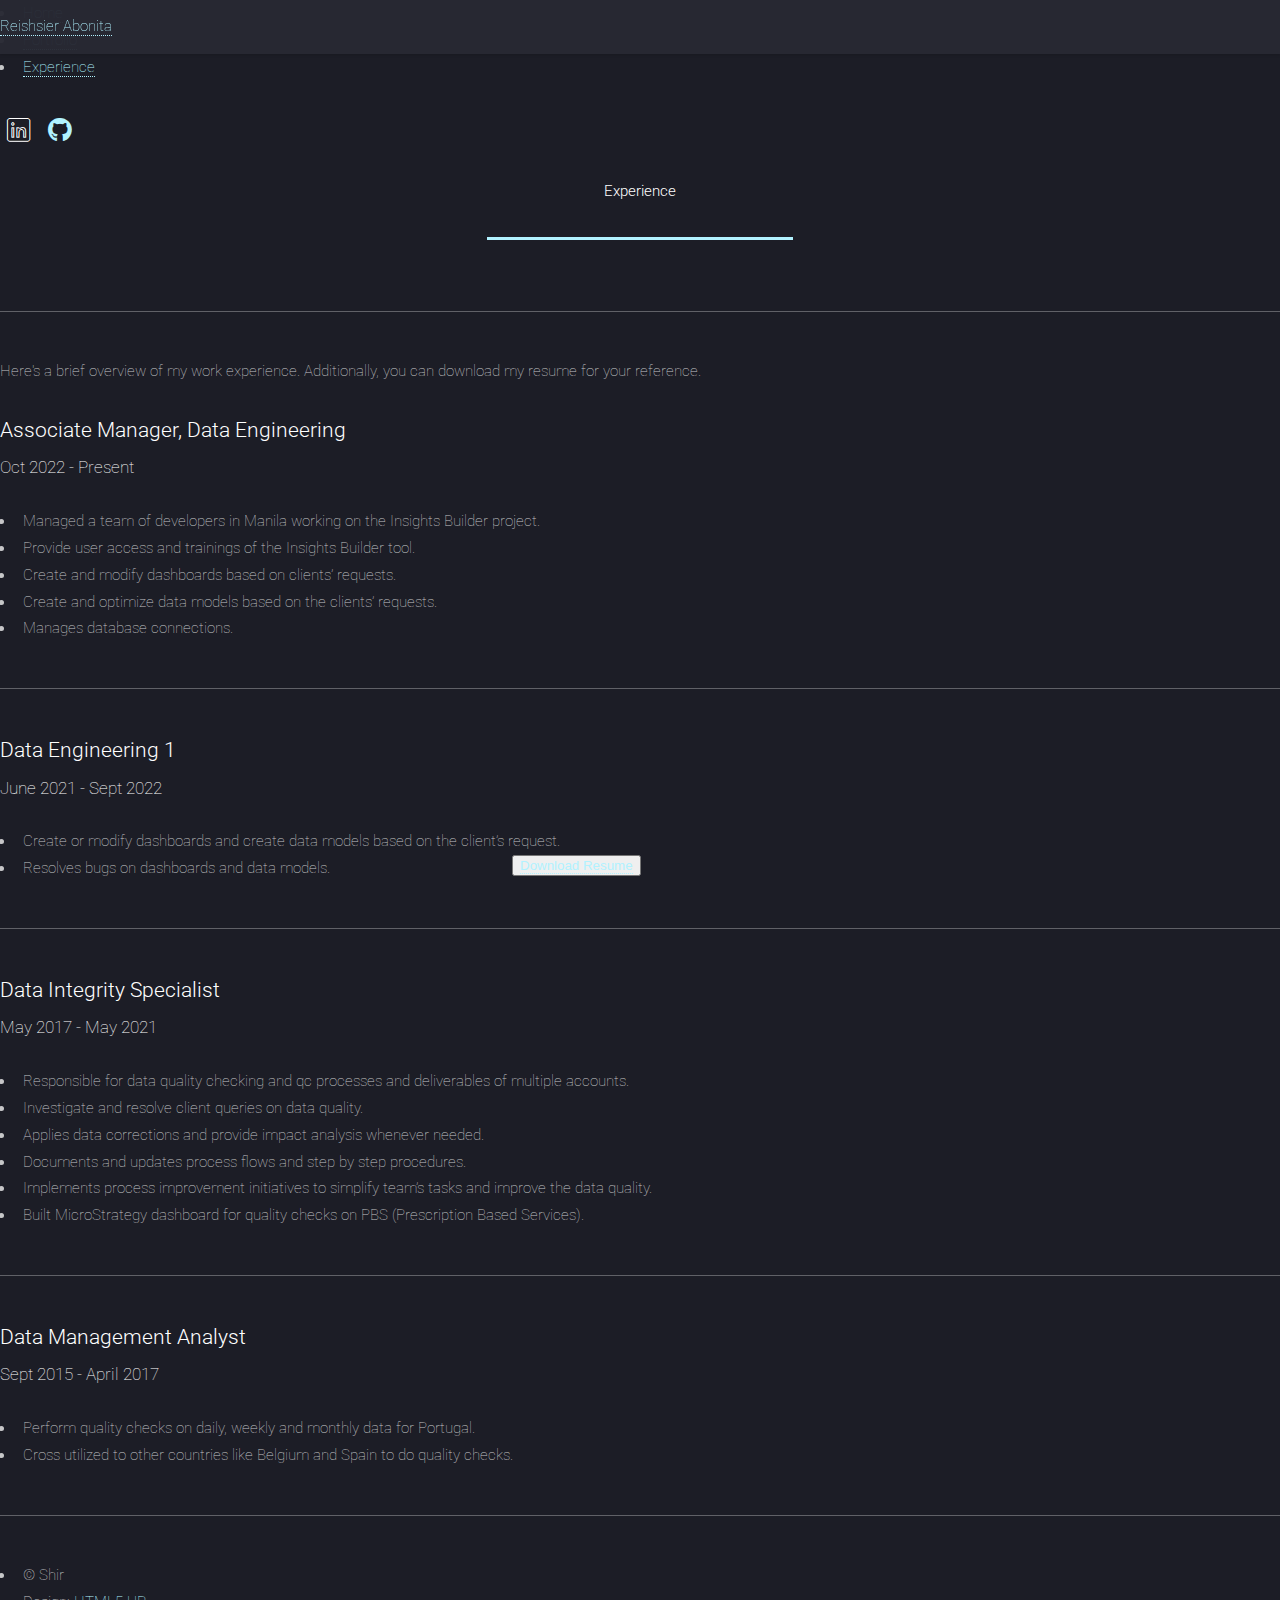
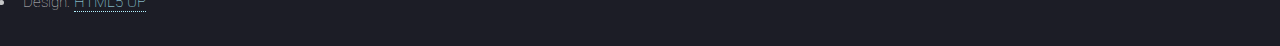
<file: experience.html>
<!DOCTYPE HTML>
<!--
	Massively by HTML5 UP
	html5up.net | @ajlkn
	Free for personal and commercial use under the CCA 3.0 license (html5up.net/license)
-->
<html>
	<head>
		<title>Experience Page</title>
		<meta charset="utf-8" />
		<meta name="viewport" content="width=device-width, initial-scale=1, user-scalable=no" />
		<link rel="stylesheet" href="assets/css/main.css" />
		<noscript><link rel="stylesheet" href="assets/css/noscript.css" /></noscript>
	</head>
	<body class="is-preload">

		<!-- Wrapper -->
			<div id="wrapper">

				<!-- Header -->
					<header id="header">
						<a href="index.html" class="logo">Reishsier Abonita</a>
					</header>

				<!-- Nav -->
					<nav id="nav">
						<ul class="links">
							<li><a href="index.html">Home</a></li>
							<li><a href="portfolio.html">Portfolio</a></li>
							<li class="active"><a href="experience.html">Experience</a></li>
						</ul>
						<ul class="icons">
							<li><a href="https://www.linkedin.com/in/reishsier-abonita/" class="icon brands alt fa-linkedin"><span class="label">Linkedin</span></a></li>
							<li><a href="https://github.com/reishsierabonita" class="icon brands fa-github"><span class="label">GitHub</span></a></li>
						</ul>
					</nav>

				<!-- Main -->
					<div id="main">

						<!-- Post -->
							<section class="post">
								<header class="major">
									<h1>Experience</h1>
									<p>
									</p>

								</header>
								<button style="margin: 0; position: absolute; left: 40%; top: 95%;">
									<a href="https://drive.google.com/file/d/1U9BG0Oyk2_cdY3eHIJm4kpiCnge033TI/view?usp=sharing">Download Resume</a>
								</button>
								<hr />
								<p>Here's a brief overview of my work experience. Additionally, you can download my resume for your reference.</p>	
								<header>
									<h3>Associate Manager, Data Engineering</h3>
									<p>Oct 2022 - Present</p>
								</header>
									<ul>
										<li>Managed a team of developers in Manila working on the Insights Builder project.</li>
										<li>Provide user access and trainings of the Insights Builder tool.</li>
										<li>Create and modify dashboards based on clients’ requests.</li>
										<li>Create and optimize data models based on the clients’ requests.</li>
										<li>Manages database connections.</li>
									</ul>
								<hr />
								<header>
									<h3>Data Engineering 1</h3>
									<p>June 2021 - Sept 2022</p>
								</header>
									<ul>
										<li>Create or modify dashboards and create data models based on the client’s request.</li>
										<li>Resolves bugs on dashboards and data models.</li>
									</ul>
								<hr />	
								<header>
									<h3>Data Integrity Specialist</h3>
									<p>May 2017 - May 2021</p>
								</header>
									<ul>
										<li>Responsible for data quality checking and qc processes and deliverables of multiple accounts.</li>
										<li>Investigate and resolve client queries on data quality.</li>
										<li>Applies data corrections and provide impact analysis whenever needed.</li>
										<li>Documents and updates process flows and step by step procedures.</li>
										<li>Implements process improvement initiatives to simplify team’s tasks and improve the data quality.</li>
										<li>Built MicroStrategy dashboard for quality checks on PBS (Prescription Based Services).</li>
									</ul>
								<hr />
								<header>
									<h3>Data Management Analyst</h3>
									<p>Sept 2015 - April 2017</p>
								</header>
									<ul>
										<li>Perform quality checks on daily, weekly and monthly data for Portugal.</li>
										<li>Cross utilized to other countries like Belgium and Spain to do quality checks.</li>
									</ul>
								<hr />	
							</section>
					</div>
				<!-- Copyright -->
					<div id="copyright">
						<ul><li>&copy; Shir</li><li>Design: <a href="https://html5up.net">HTML5 UP</a></li></ul>
					</div>

			</div>

		<!-- Scripts -->
			<script src="assets/js/jquery.min.js"></script>
			<script src="assets/js/jquery.scrollex.min.js"></script>
			<script src="assets/js/jquery.scrolly.min.js"></script>
			<script src="assets/js/browser.min.js"></script>
			<script src="assets/js/breakpoints.min.js"></script>
			<script src="assets/js/util.js"></script>
			<script src="assets/js/main.js"></script>

	</body>
</html>
</file>
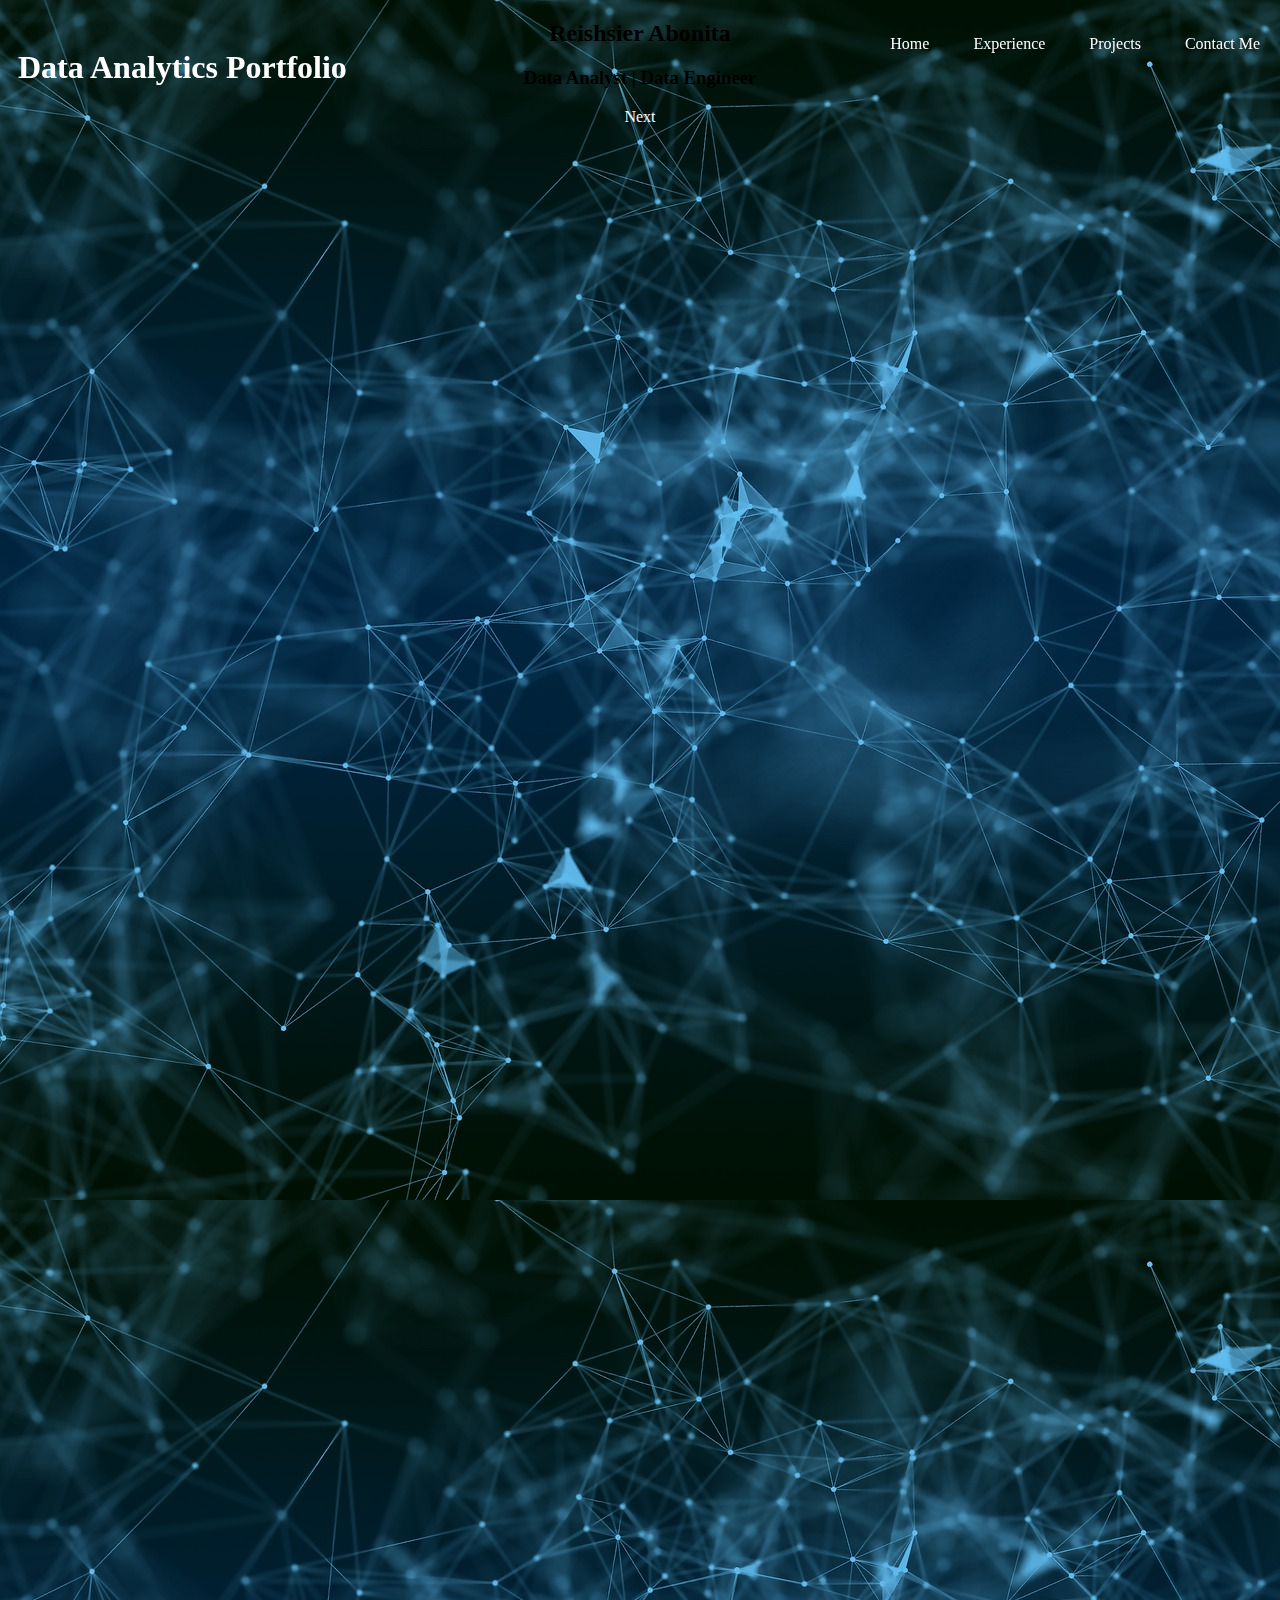
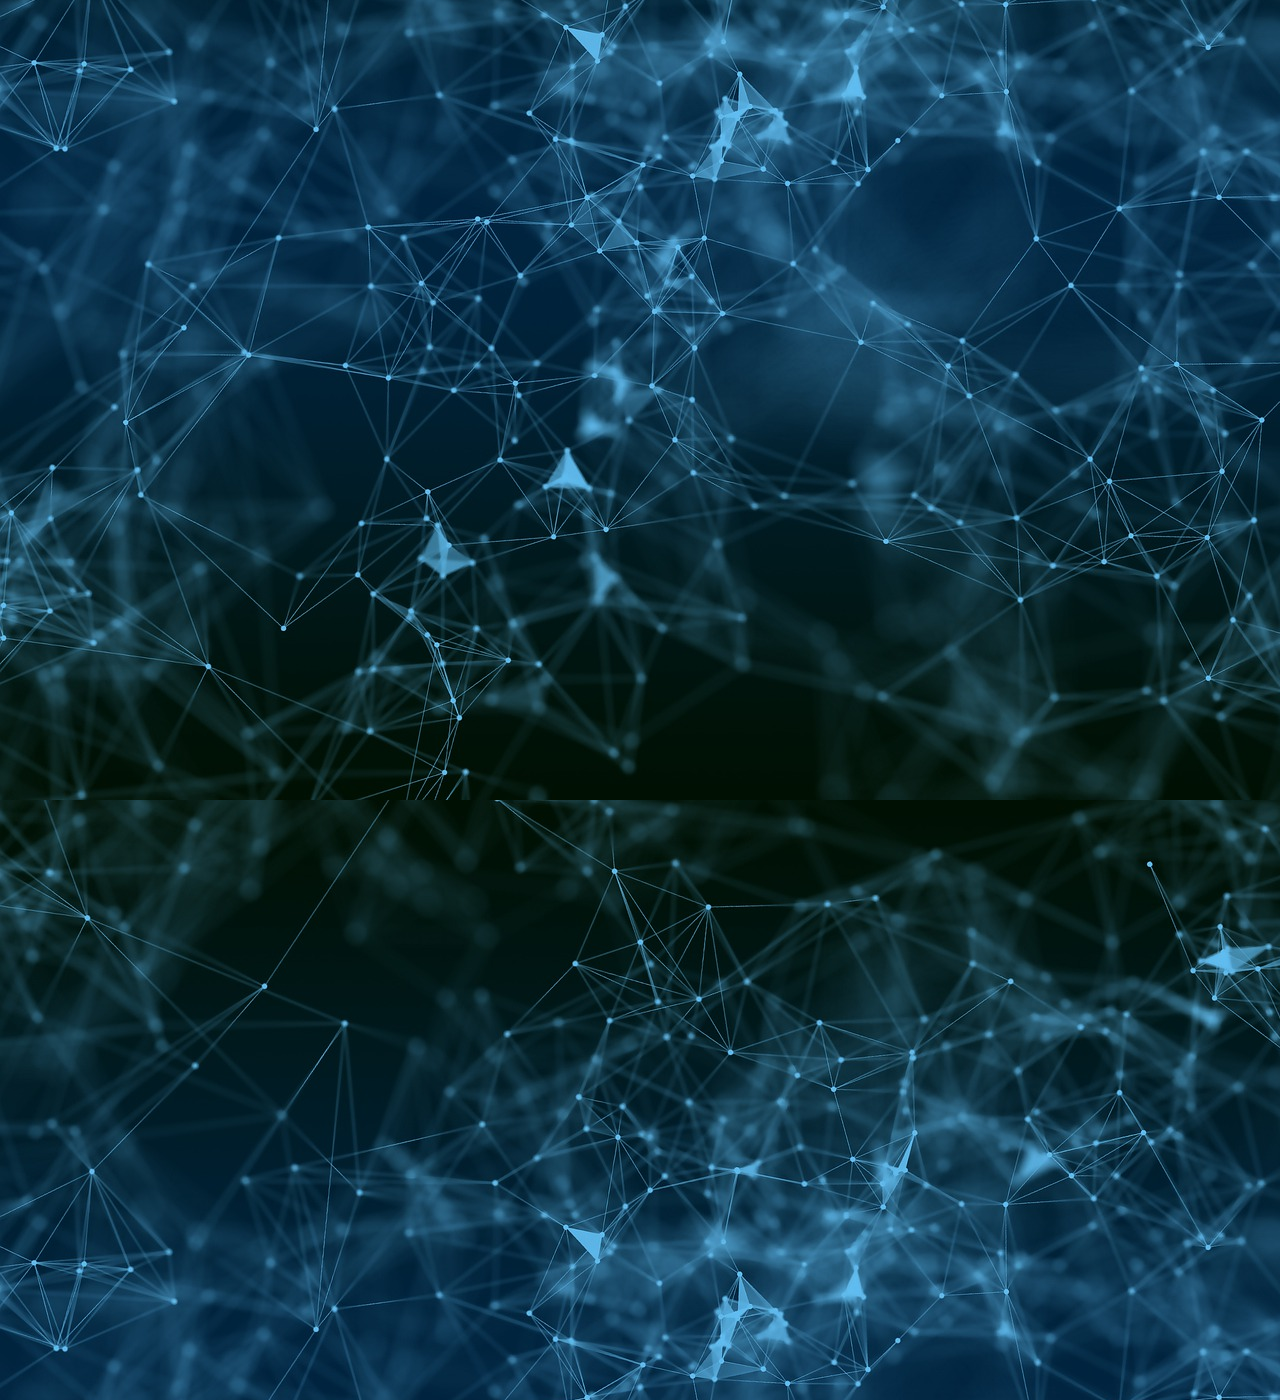
<file: landing_page.html>
<!DOCTYPE html>
<html lang="en">
<head>
    <title>Portfolio Landing Page</title>
    <meta charset="utf-8" />

    <!-- <link rel="stylesheet" href="assets/css/test.css" /> -->
</head>
<style>
    
    html{
        background-image: url("assets/css/images/background.jpg");
        height: 3000px;
    }

    h1{
      padding: 10px;
      text-align: center;
      position: fixed;
      line-height: 1;
      
    }

    nav{
        position: fixed;
        top: 0;
        right: 0;
        line-height: 1;
    }
    
    li{
       
        display: inline-block;
        padding: 20px;
    }

    a{  
        background-color: transparent;
        color: white;
        text-decoration: none;
    }

    section {
        display: block;
        text-align: center;
    }

</style>

<body>
    <header id="header">
        <h1 id="logo" class="header"><a href="landing_page.html">Data Analytics Portfolio</a></h1>
        <nav id="nav" >
            <ul>
                <li><a href="#" class="button">Home</a></li>
                <li><a href="#" class="button">Experience</a></li>
                <li><a href="#" class="button">Projects</a></li>
                <li><a href="#" class="button">Contact Me</a></li>
            </ul>
        </nav>
    </header>
</body>


<section id="banner">
    <div class="content">
        <header>
            <h2>Reishsier Abonita</h2>
            <h3>Data Analyst | Data Engineer</h3>
        </header>
    </div>
    <a href="#one" class="goto-next scrolly">Next</a>
</section>

</html>
</file>
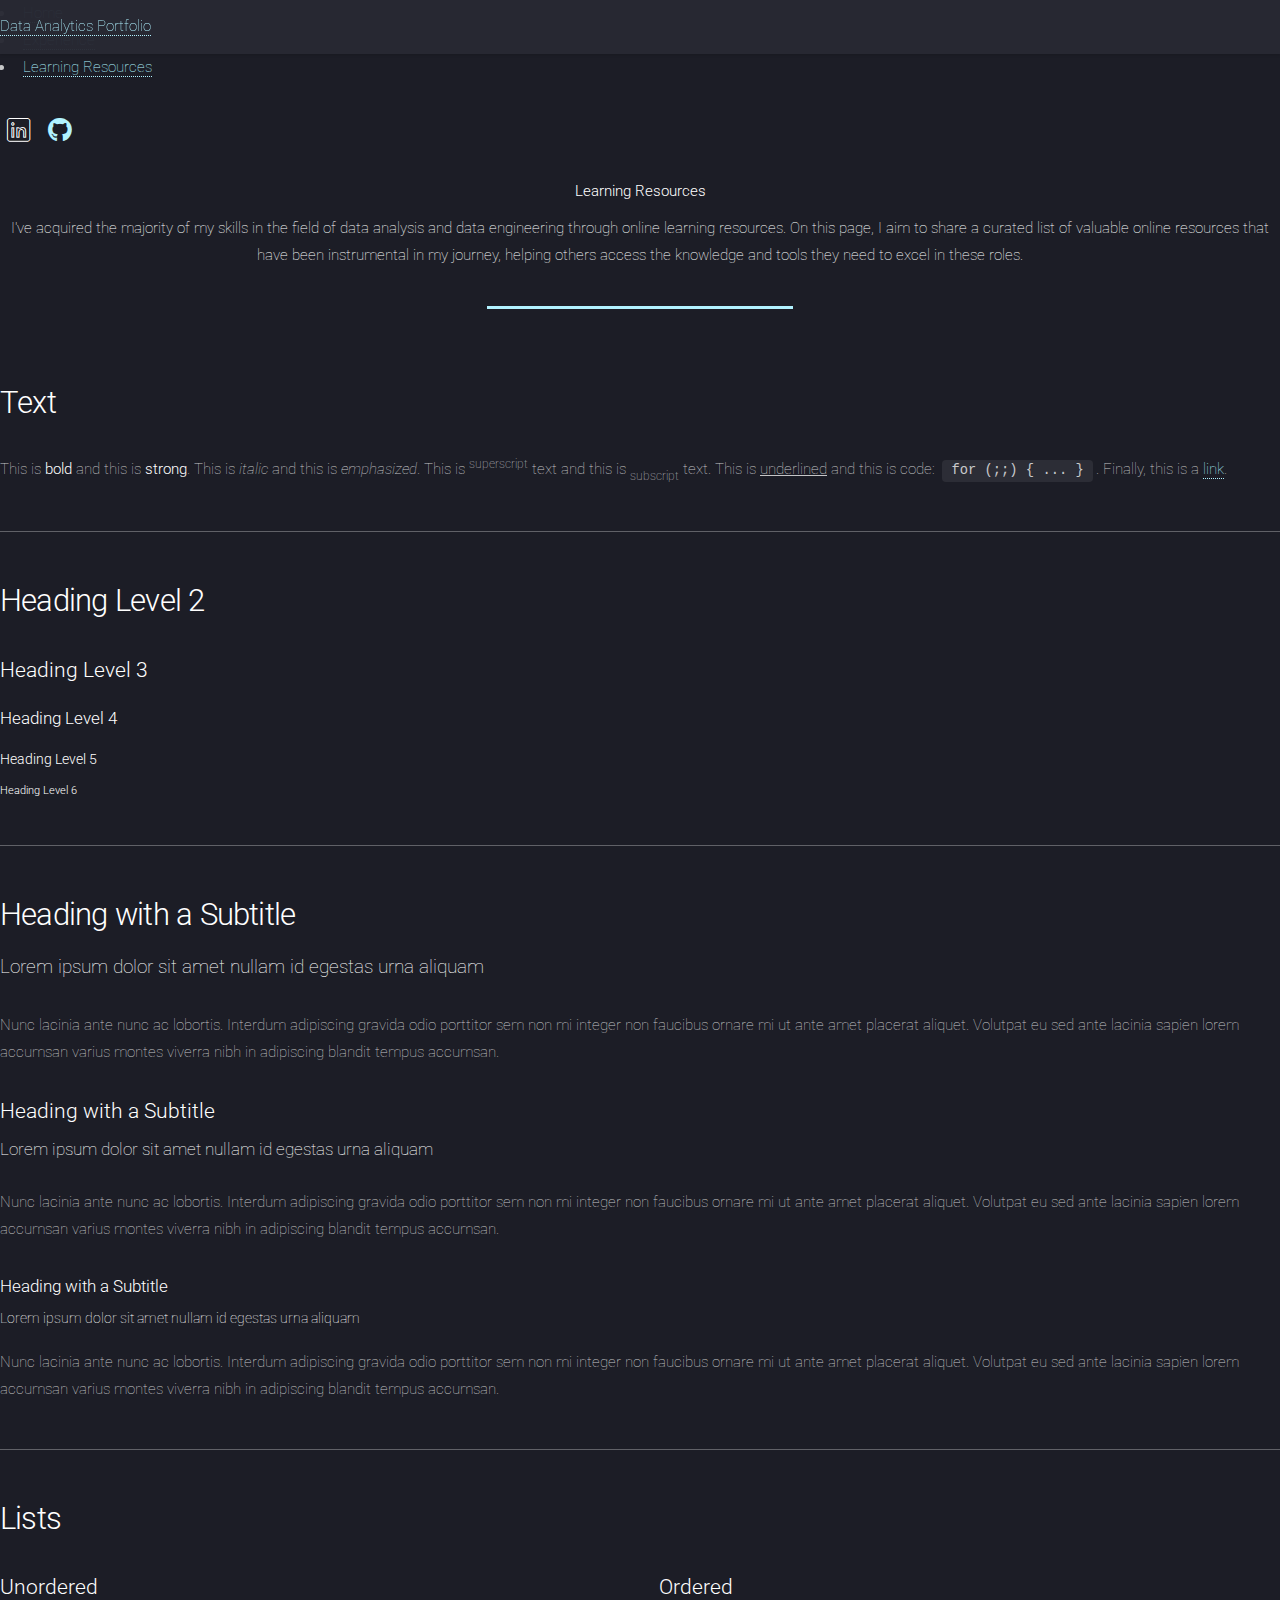
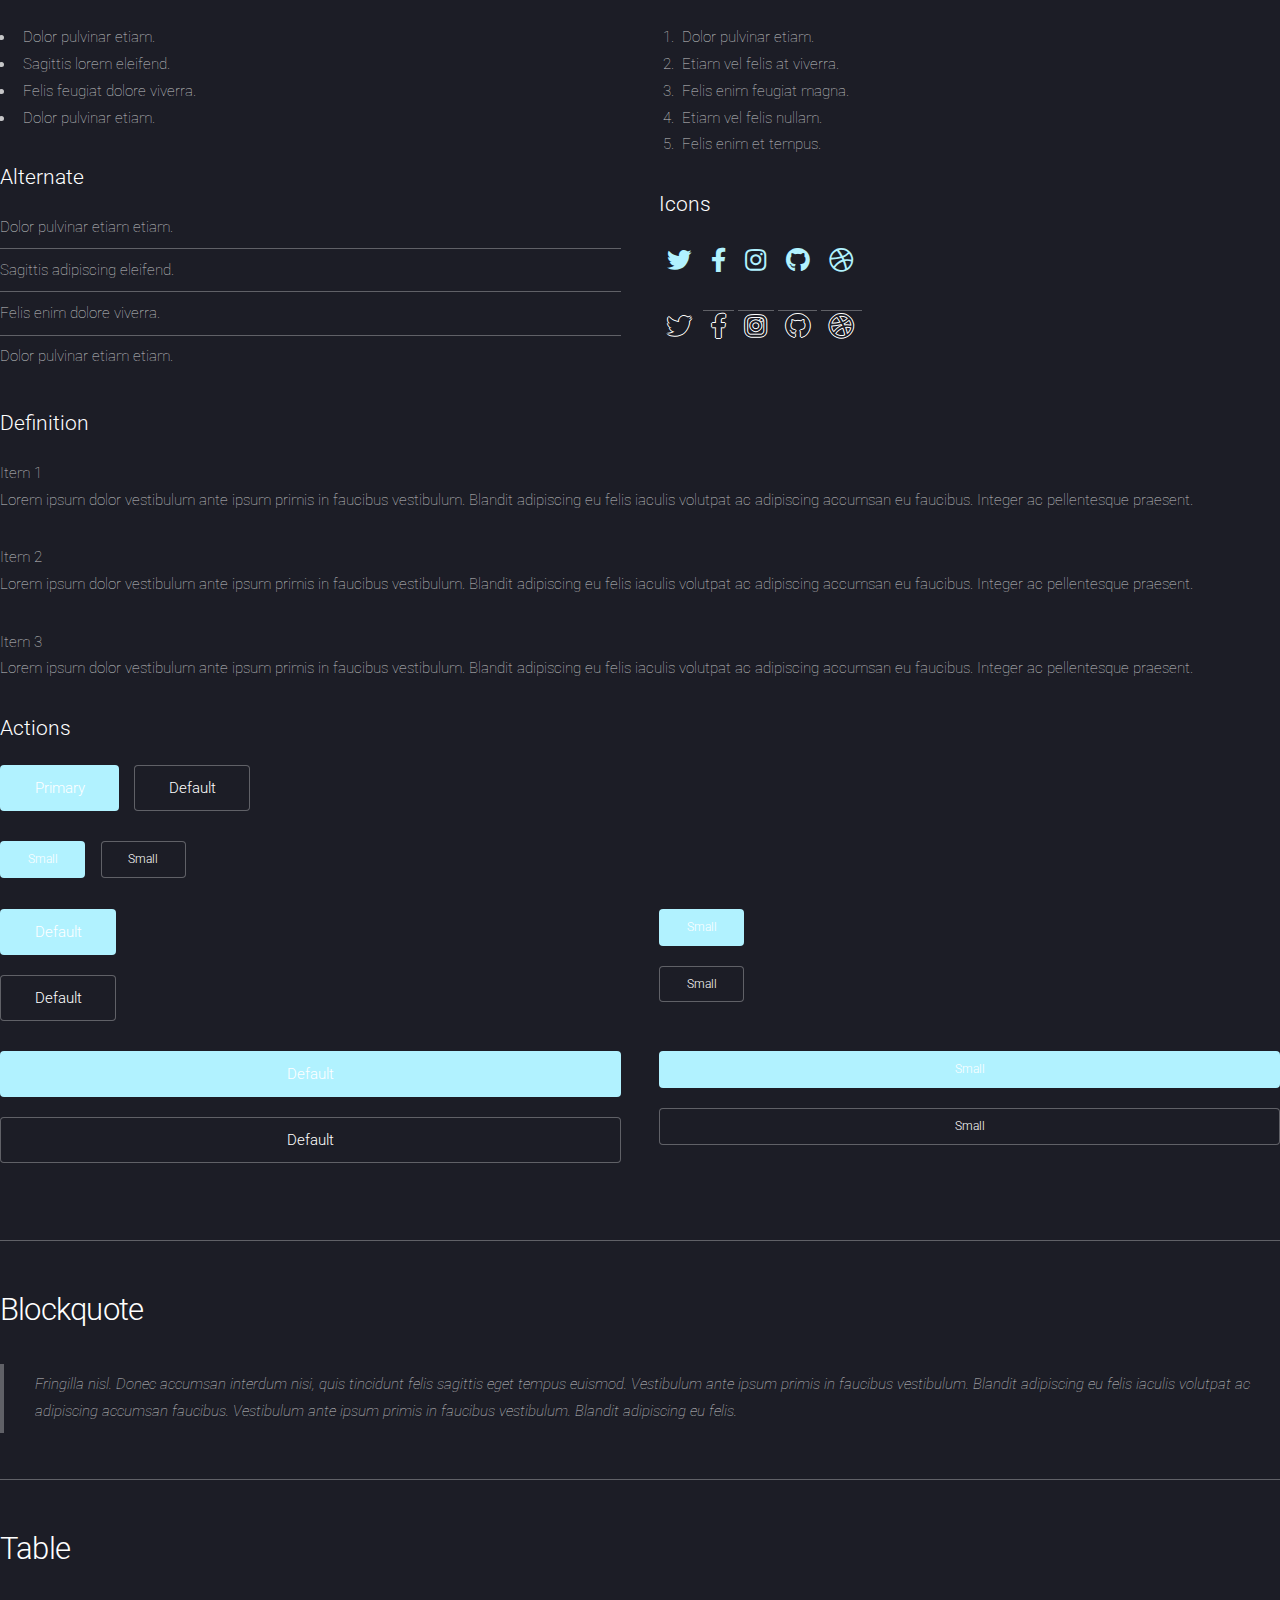
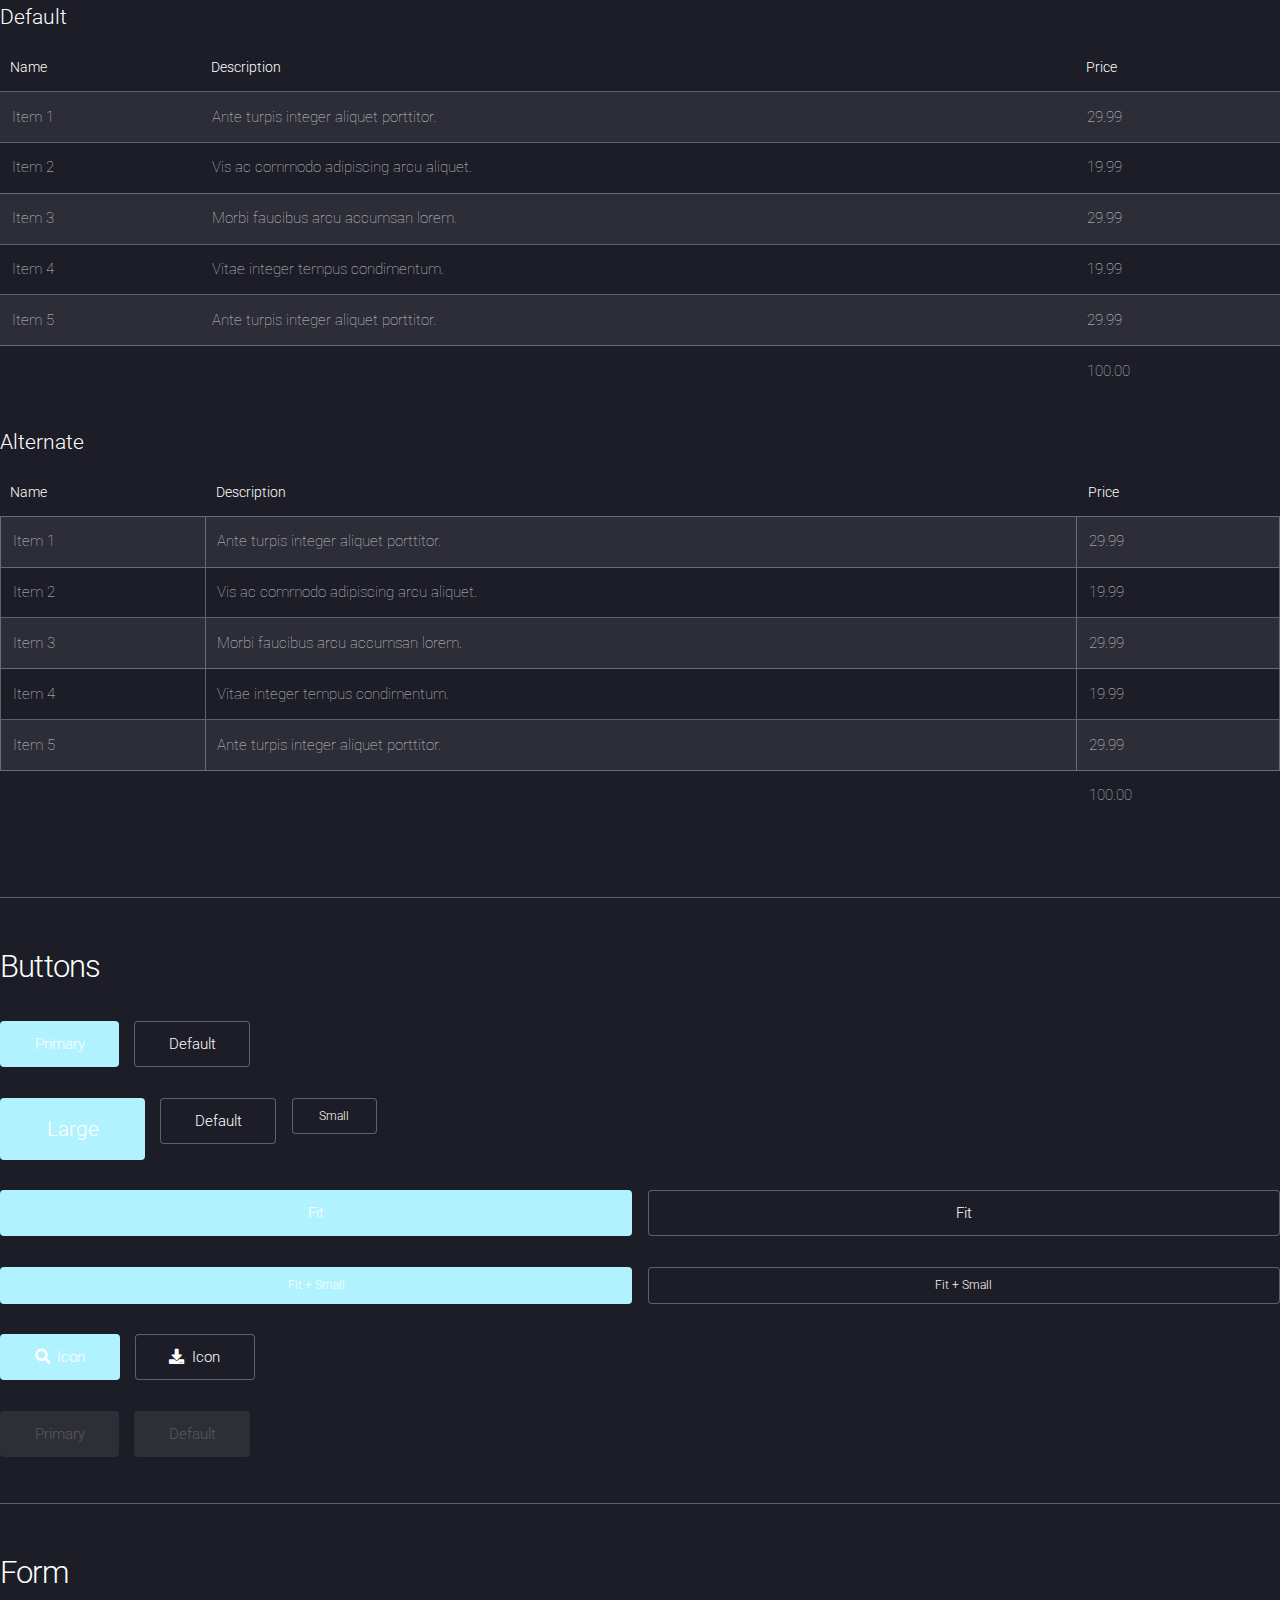
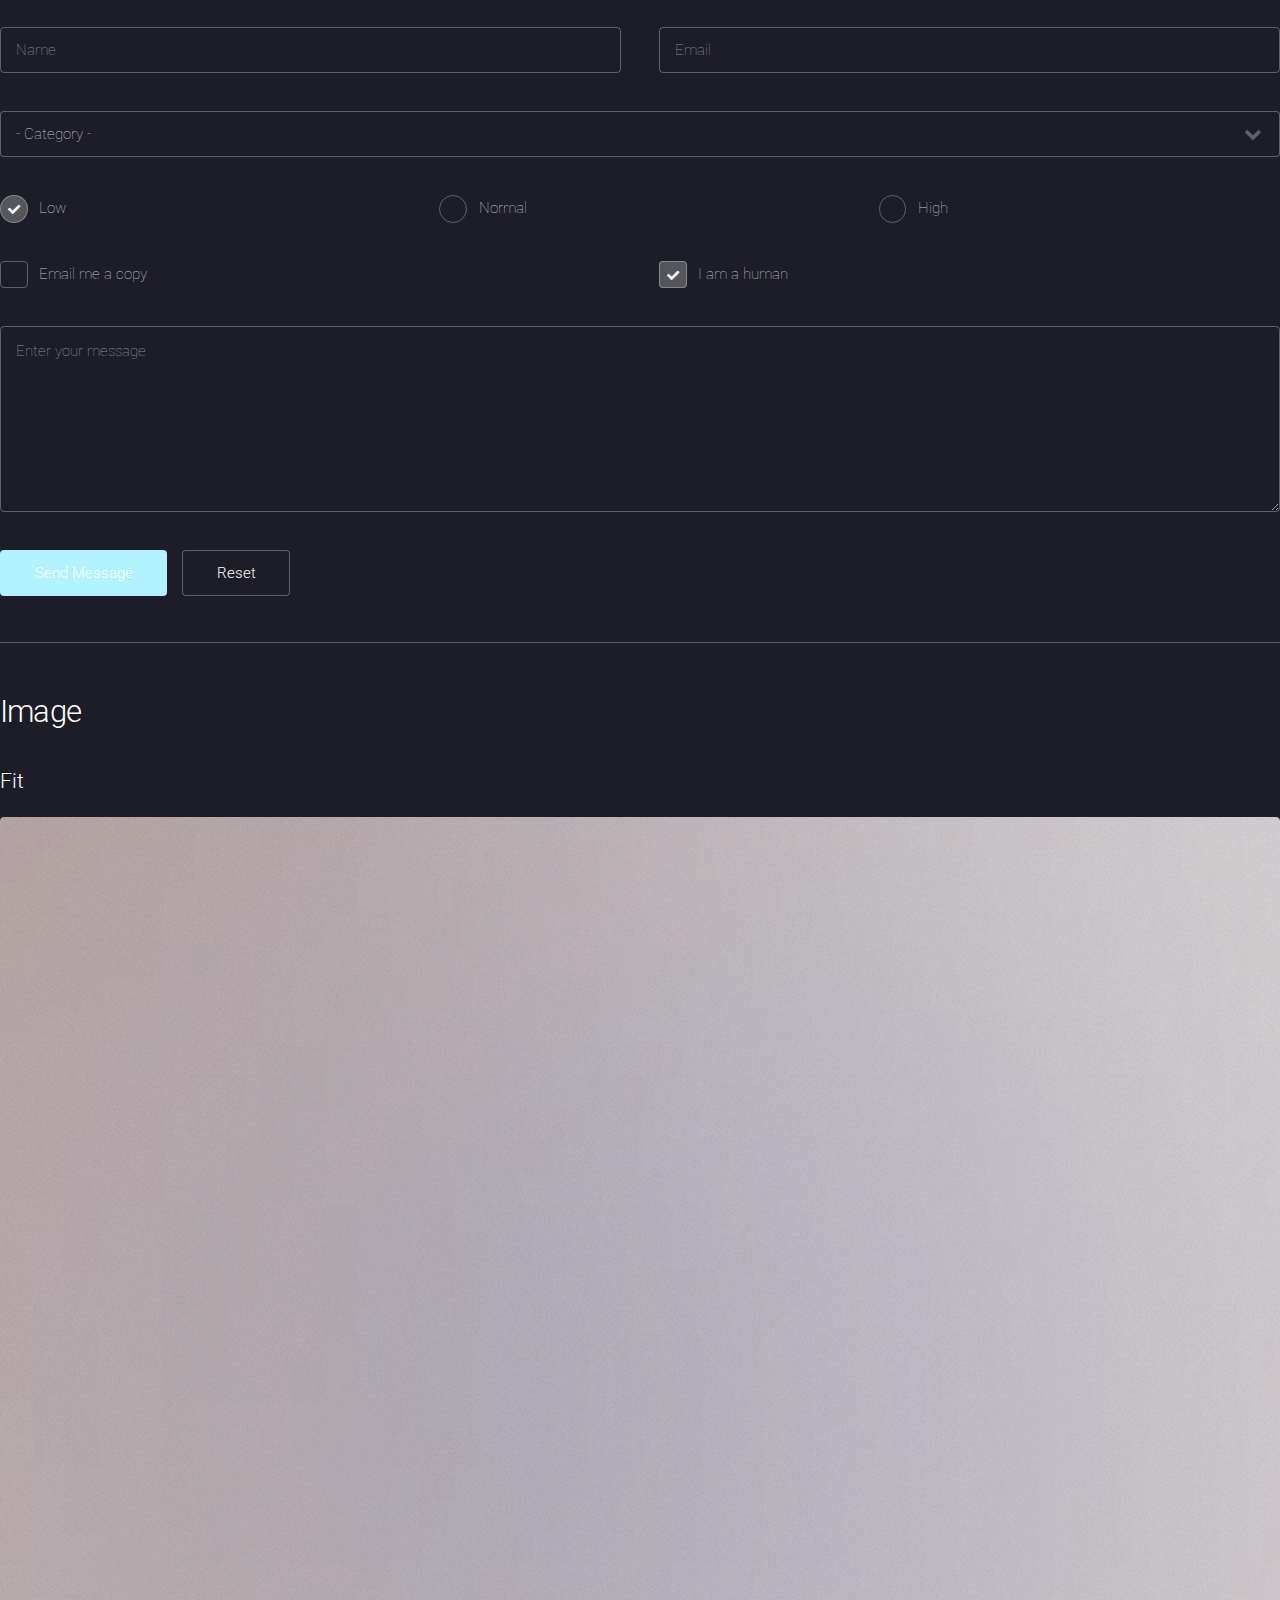
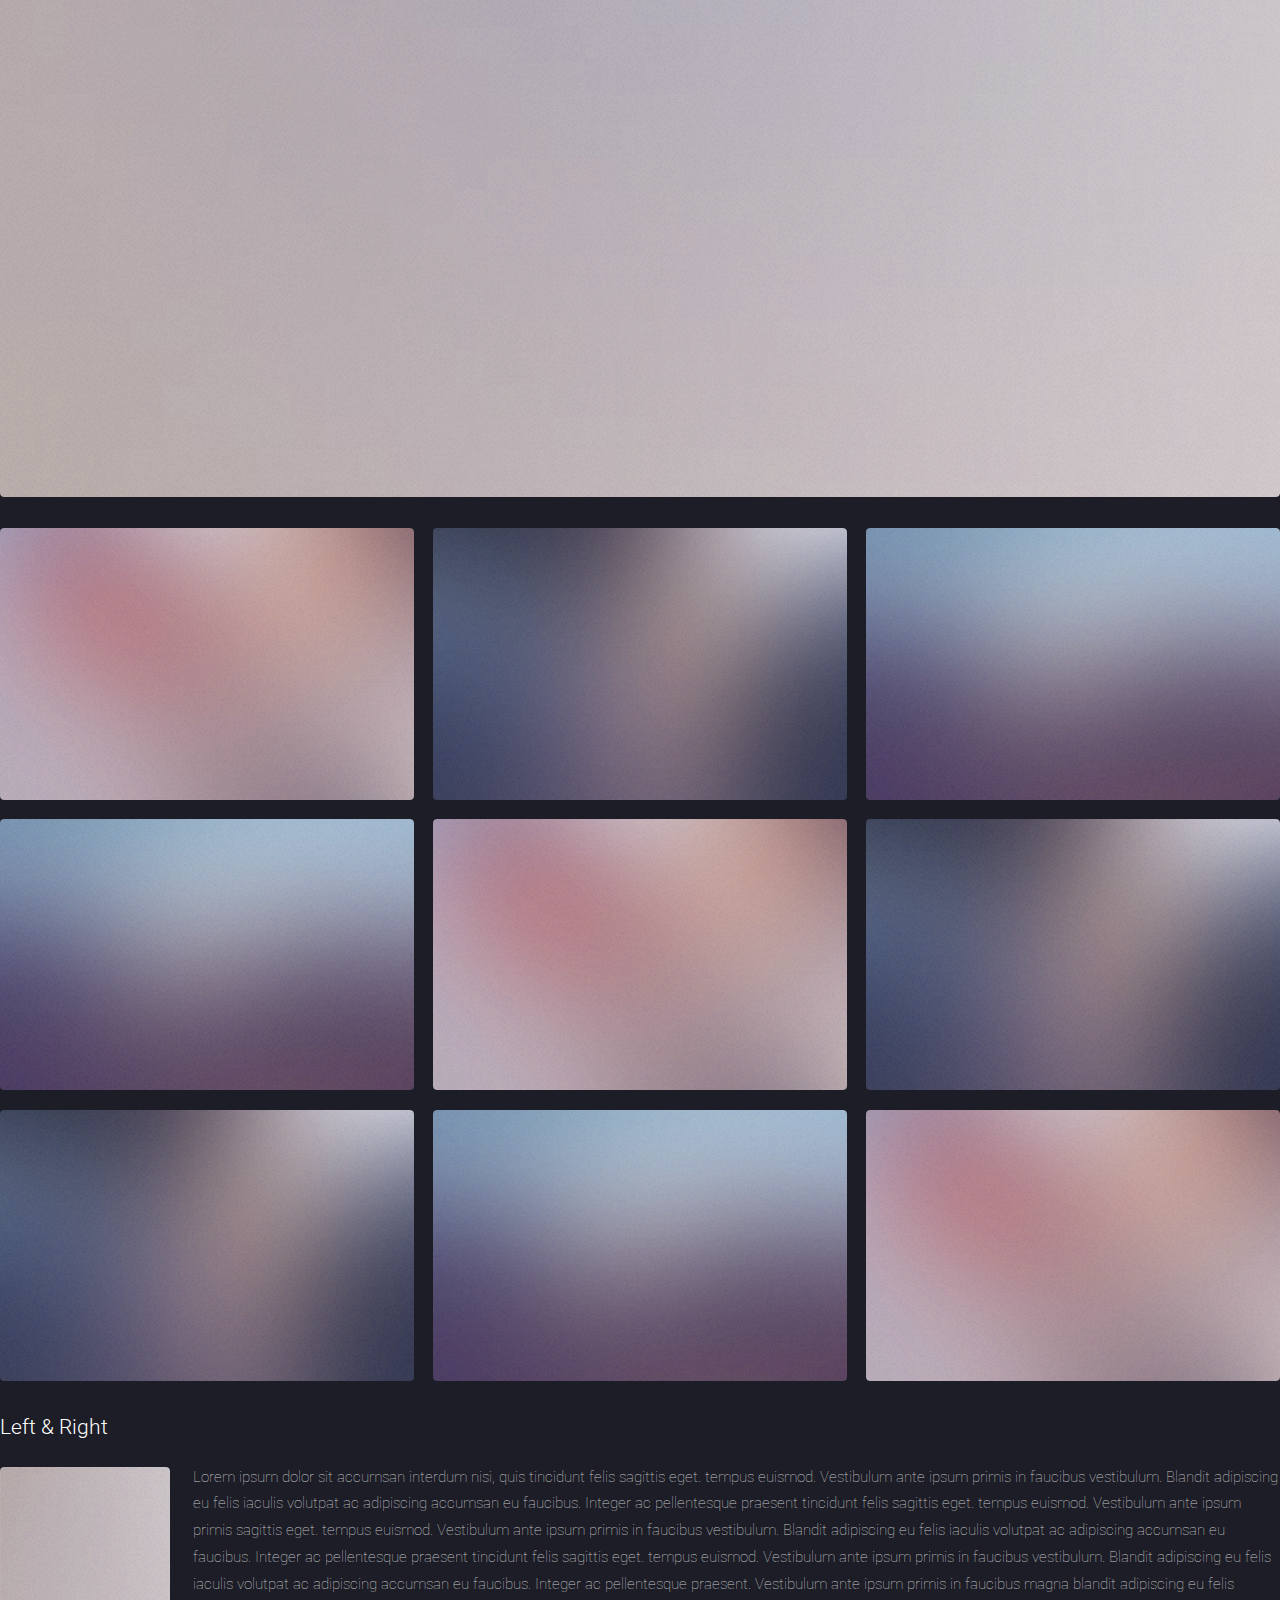
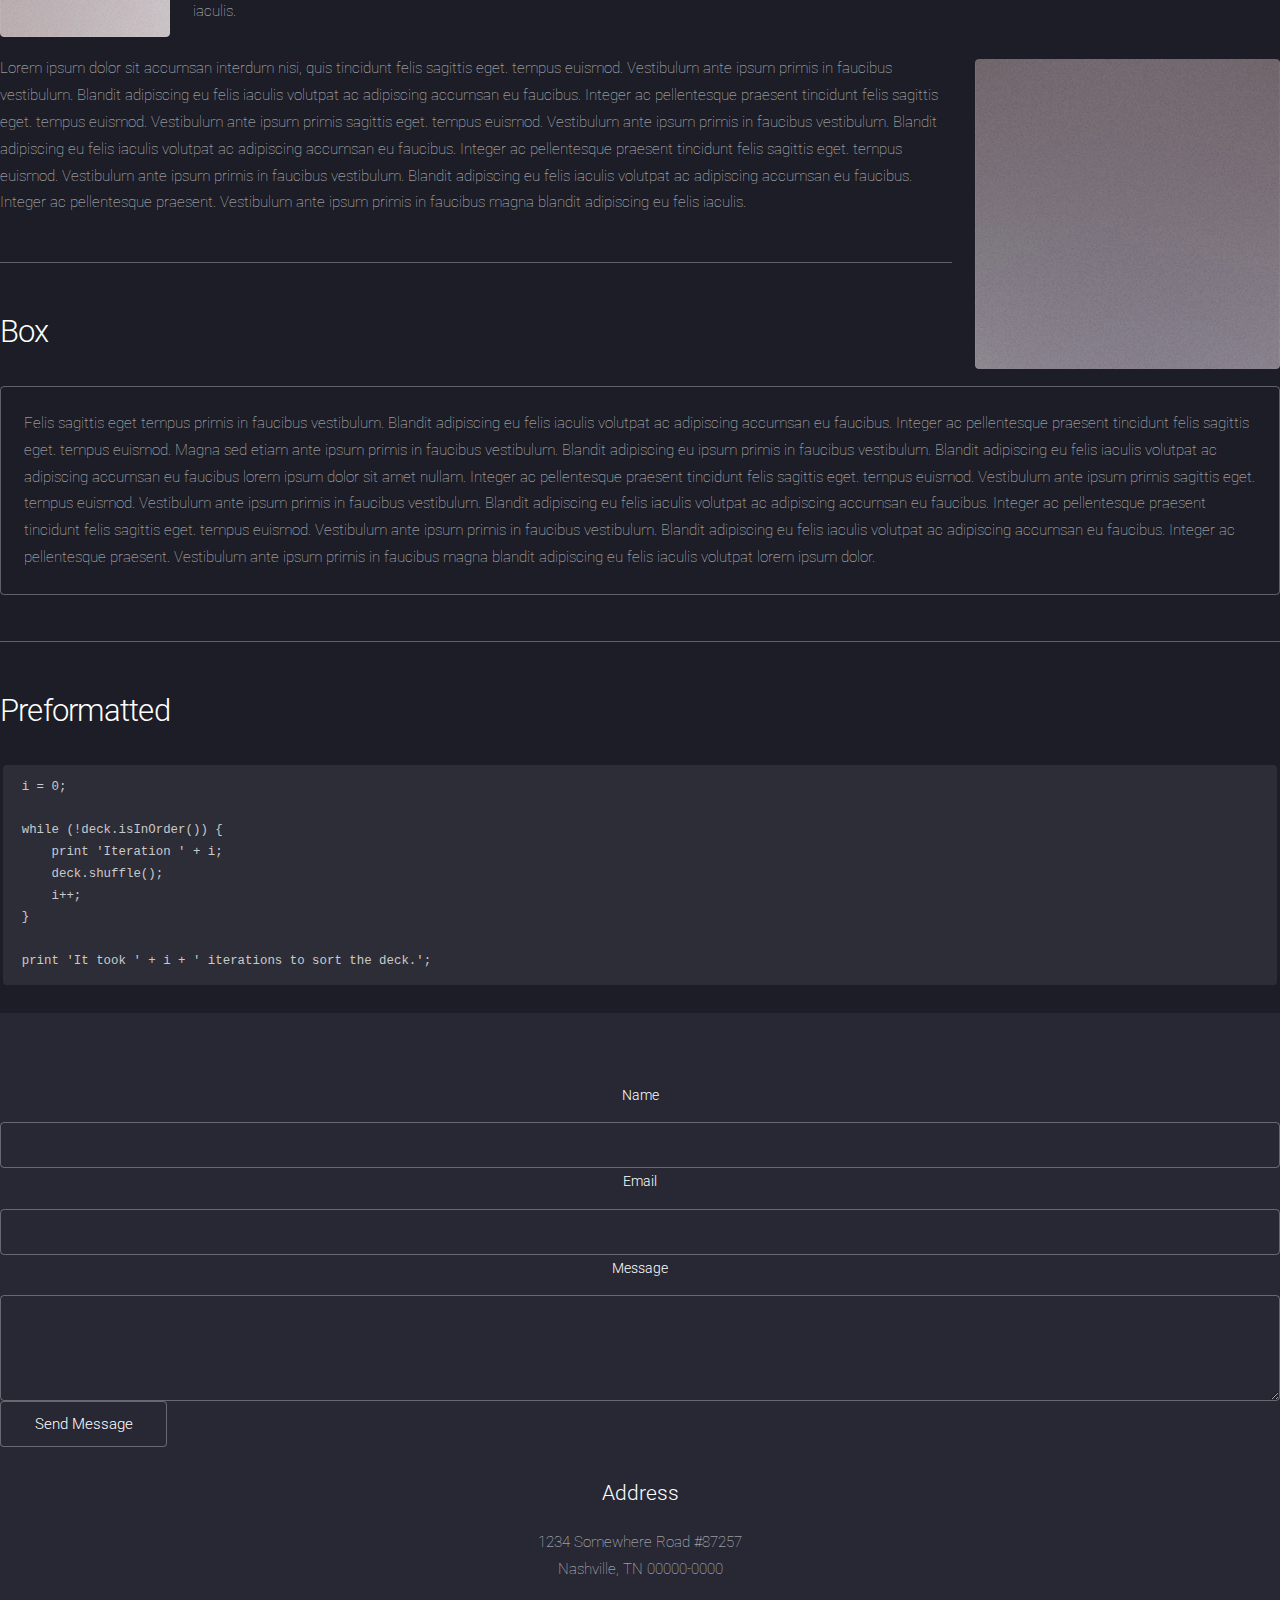
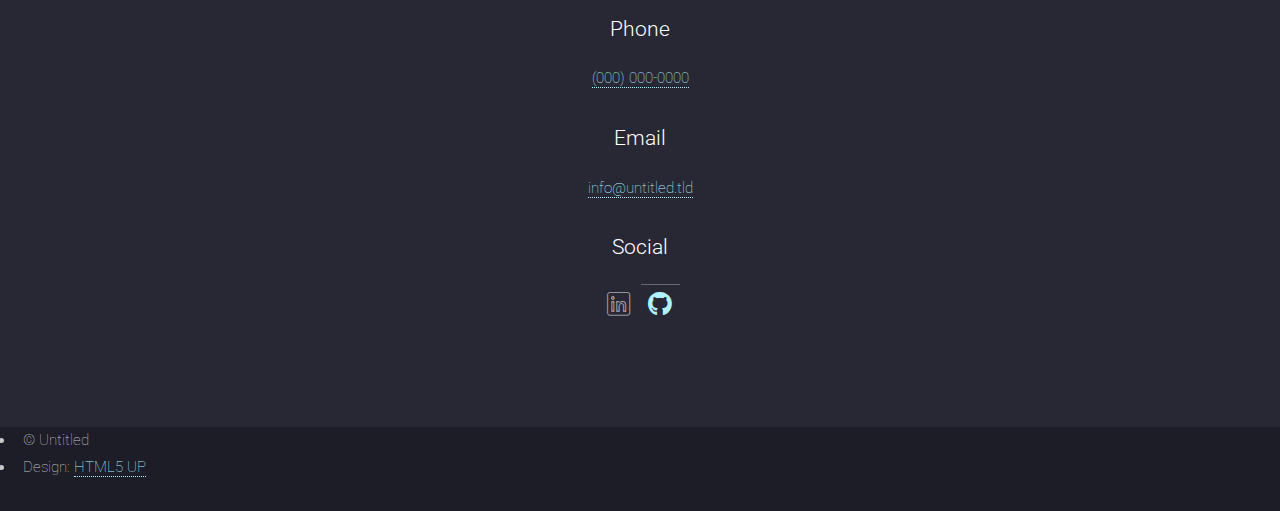
<file: learning.html>
<!DOCTYPE HTML>
<!--
	Massively by HTML5 UP
	html5up.net | @ajlkn
	Free for personal and commercial use under the CCA 3.0 license (html5up.net/license)
-->
<html>
	<head>
		<title>Learning Resources</title>
		<meta charset="utf-8" />
		<meta name="viewport" content="width=device-width, initial-scale=1, user-scalable=no" />
		<link rel="stylesheet" href="assets/css/main.css" />
		<noscript><link rel="stylesheet" href="assets/css/noscript.css" /></noscript>
	</head>
	<body class="is-preload">

		<!-- Wrapper -->
			<div id="wrapper">

				<!-- Header -->
					<header id="header">
						<a href="index.html" class="logo">Data Analytics Portfolio</a>
					</header>

				<!-- Nav -->
					<nav id="nav">
						<ul class="links">
							<li><a href="index.html">Home</a></li>
							<li><a href="experience.html">Experience</a></li>
							<li class="active"><a href="learning.html">Learning Resources</a></li>
						</ul>
						<ul class="icons">
							<li><a href="https://www.linkedin.com/in/reishsier-abonita/" class="icon brands alt fa-linkedin"><span class="label">Linkedin</span></a></li>
							<li><a href="https://github.com/reishsierabonita" class="icon brands fa-github"><span class="label">GitHub</span></a></li>
						</ul>
					</nav>

				<!-- Main -->
					<div id="main">

						<!-- Post -->
							<section class="post">
								<header class="major">
									<h1>Learning Resources</h1>
									<p>
										I've acquired the majority of my skills in the field of data analysis and data engineering through online learning resources.
										On this page, I aim to share a curated list of valuable online resources that have been instrumental in my journey, 
										helping others access the knowledge and tools they need to excel in these roles.
									</p>
								</header>

								<!-- Text stuff -->
									<h2>Text</h2>
									<p>This is <b>bold</b> and this is <strong>strong</strong>. This is <i>italic</i> and this is <em>emphasized</em>.
									This is <sup>superscript</sup> text and this is <sub>subscript</sub> text.
									This is <u>underlined</u> and this is code: <code>for (;;) { ... }</code>.
									Finally, this is a <a href="#">link</a>.</p>
									<hr />
									<h2>Heading Level 2</h2>
									<h3>Heading Level 3</h3>
									<h4>Heading Level 4</h4>
									<h5>Heading Level 5</h5>
									<h6>Heading Level 6</h6>
									<hr />
									<header>
										<h2>Heading with a Subtitle</h2>
										<p>Lorem ipsum dolor sit amet nullam id egestas urna aliquam</p>
									</header>
									<p>Nunc lacinia ante nunc ac lobortis. Interdum adipiscing gravida odio porttitor sem non mi integer non faucibus ornare mi ut ante amet placerat aliquet. Volutpat eu sed ante lacinia sapien lorem accumsan varius montes viverra nibh in adipiscing blandit tempus accumsan.</p>
									<header>
										<h3>Heading with a Subtitle</h3>
										<p>Lorem ipsum dolor sit amet nullam id egestas urna aliquam</p>
									</header>
									<p>Nunc lacinia ante nunc ac lobortis. Interdum adipiscing gravida odio porttitor sem non mi integer non faucibus ornare mi ut ante amet placerat aliquet. Volutpat eu sed ante lacinia sapien lorem accumsan varius montes viverra nibh in adipiscing blandit tempus accumsan.</p>
									<header>
										<h4>Heading with a Subtitle</h4>
										<p>Lorem ipsum dolor sit amet nullam id egestas urna aliquam</p>
									</header>
									<p>Nunc lacinia ante nunc ac lobortis. Interdum adipiscing gravida odio porttitor sem non mi integer non faucibus ornare mi ut ante amet placerat aliquet. Volutpat eu sed ante lacinia sapien lorem accumsan varius montes viverra nibh in adipiscing blandit tempus accumsan.</p>

									<hr />

								<!-- Lists -->
									<h2>Lists</h2>
									<div class="row">
										<div class="col-6 col-12-small">

											<h3>Unordered</h3>
											<ul>
												<li>Dolor pulvinar etiam.</li>
												<li>Sagittis lorem eleifend.</li>
												<li>Felis feugiat dolore viverra.</li>
												<li>Dolor pulvinar etiam.</li>
											</ul>

											<h3>Alternate</h3>
											<ul class="alt">
												<li>Dolor pulvinar etiam etiam.</li>
												<li>Sagittis adipiscing eleifend.</li>
												<li>Felis enim dolore viverra.</li>
												<li>Dolor pulvinar etiam etiam.</li>
											</ul>

										</div>
										<div class="col-6 col-12-small">

											<h3>Ordered</h3>
											<ol>
												<li>Dolor pulvinar etiam.</li>
												<li>Etiam vel felis at viverra.</li>
												<li>Felis enim feugiat magna.</li>
												<li>Etiam vel felis nullam.</li>
												<li>Felis enim et tempus.</li>
											</ol>

											<h3>Icons</h3>
											<ul class="icons">
												<li><a href="#" class="icon brands fa-twitter"><span class="label">Twitter</span></a></li>
												<li><a href="#" class="icon brands fa-facebook-f"><span class="label">Facebook</span></a></li>
												<li><a href="#" class="icon brands fa-instagram"><span class="label">Instagram</span></a></li>
												<li><a href="#" class="icon brands fa-github"><span class="label">Github</span></a></li>
												<li><a href="#" class="icon brands fa-dribbble"><span class="label">Dribbble</span></a></li>
											</ul>
											<ul class="icons alt">
												<li><a href="#" class="icon brands alt fa-twitter"><span class="label">Twitter</span></a></li>
												<li><a href="#" class="icon brands alt fa-facebook-f"><span class="label">Facebook</span></a></li>
												<li><a href="#" class="icon brands alt fa-instagram"><span class="label">Instagram</span></a></li>
												<li><a href="#" class="icon brands alt fa-github"><span class="label">Github</span></a></li>
												<li><a href="#" class="icon brands alt fa-dribbble"><span class="label">Dribbble</span></a></li>
											</ul>

										</div>
									</div>
									<h3>Definition</h3>
									<dl>
										<dt>Item 1</dt>
										<dd>
											<p>Lorem ipsum dolor vestibulum ante ipsum primis in faucibus vestibulum. Blandit adipiscing eu felis iaculis volutpat ac adipiscing accumsan eu faucibus. Integer ac pellentesque praesent.</p>
										</dd>
										<dt>Item 2</dt>
										<dd>
											<p>Lorem ipsum dolor vestibulum ante ipsum primis in faucibus vestibulum. Blandit adipiscing eu felis iaculis volutpat ac adipiscing accumsan eu faucibus. Integer ac pellentesque praesent.</p>
										</dd>
										<dt>Item 3</dt>
										<dd>
											<p>Lorem ipsum dolor vestibulum ante ipsum primis in faucibus vestibulum. Blandit adipiscing eu felis iaculis volutpat ac adipiscing accumsan eu faucibus. Integer ac pellentesque praesent.</p>
										</dd>
									</dl>

									<h3>Actions</h3>
									<ul class="actions">
										<li><a href="#" class="button primary">Primary</a></li>
										<li><a href="#" class="button">Default</a></li>
									</ul>
									<ul class="actions small">
										<li><a href="#" class="button primary small">Small</a></li>
										<li><a href="#" class="button small">Small</a></li>
									</ul>
									<div class="row">
										<div class="col-6 col-12-small">
											<ul class="actions stacked">
												<li><a href="#" class="button primary">Default</a></li>
												<li><a href="#" class="button">Default</a></li>
											</ul>
										</div>
										<div class="col-6 col-12-small">
											<ul class="actions stacked">
												<li><a href="#" class="button primary small">Small</a></li>
												<li><a href="#" class="button small">Small</a></li>
											</ul>
										</div>
									</div>
									<div class="row">
										<div class="col-6 col-12-small">
											<ul class="actions stacked">
												<li><a href="#" class="button primary fit">Default</a></li>
												<li><a href="#" class="button fit">Default</a></li>
											</ul>
										</div>
										<div class="col-6 col-12-small">
											<ul class="actions stacked">
												<li><a href="#" class="button primary small fit">Small</a></li>
												<li><a href="#" class="button small fit">Small</a></li>
											</ul>
										</div>
									</div>

									<hr />

								<!-- Blockquote -->
									<h2>Blockquote</h2>
									<blockquote>Fringilla nisl. Donec accumsan interdum nisi, quis tincidunt felis sagittis eget tempus euismod. Vestibulum ante ipsum primis in faucibus vestibulum. Blandit adipiscing eu felis iaculis volutpat ac adipiscing accumsan faucibus. Vestibulum ante ipsum primis in faucibus vestibulum. Blandit adipiscing eu felis.</blockquote>

									<hr />

								<!-- Table -->
									<h2>Table</h2>

									<h3>Default</h3>
									<div class="table-wrapper">
										<table>
											<thead>
												<tr>
													<th>Name</th>
													<th>Description</th>
													<th>Price</th>
												</tr>
											</thead>
											<tbody>
												<tr>
													<td>Item 1</td>
													<td>Ante turpis integer aliquet porttitor.</td>
													<td>29.99</td>
												</tr>
												<tr>
													<td>Item 2</td>
													<td>Vis ac commodo adipiscing arcu aliquet.</td>
													<td>19.99</td>
												</tr>
												<tr>
													<td>Item 3</td>
													<td> Morbi faucibus arcu accumsan lorem.</td>
													<td>29.99</td>
												</tr>
												<tr>
													<td>Item 4</td>
													<td>Vitae integer tempus condimentum.</td>
													<td>19.99</td>
												</tr>
												<tr>
													<td>Item 5</td>
													<td>Ante turpis integer aliquet porttitor.</td>
													<td>29.99</td>
												</tr>
											</tbody>
											<tfoot>
												<tr>
													<td colspan="2"></td>
													<td>100.00</td>
												</tr>
											</tfoot>
										</table>
									</div>

									<h3>Alternate</h3>
									<div class="table-wrapper">
										<table class="alt">
											<thead>
												<tr>
													<th>Name</th>
													<th>Description</th>
													<th>Price</th>
												</tr>
											</thead>
											<tbody>
												<tr>
													<td>Item 1</td>
													<td>Ante turpis integer aliquet porttitor.</td>
													<td>29.99</td>
												</tr>
												<tr>
													<td>Item 2</td>
													<td>Vis ac commodo adipiscing arcu aliquet.</td>
													<td>19.99</td>
												</tr>
												<tr>
													<td>Item 3</td>
													<td> Morbi faucibus arcu accumsan lorem.</td>
													<td>29.99</td>
												</tr>
												<tr>
													<td>Item 4</td>
													<td>Vitae integer tempus condimentum.</td>
													<td>19.99</td>
												</tr>
												<tr>
													<td>Item 5</td>
													<td>Ante turpis integer aliquet porttitor.</td>
													<td>29.99</td>
												</tr>
											</tbody>
											<tfoot>
												<tr>
													<td colspan="2"></td>
													<td>100.00</td>
												</tr>
											</tfoot>
										</table>
									</div>

									<hr />

								<!-- Buttons -->
									<h2>Buttons</h2>
									<ul class="actions">
										<li><a href="#" class="button primary">Primary</a></li>
										<li><a href="#" class="button">Default</a></li>
									</ul>
									<ul class="actions">
										<li><a href="#" class="button primary large">Large</a></li>
										<li><a href="#" class="button">Default</a></li>
										<li><a href="#" class="button small">Small</a></li>
									</ul>
									<ul class="actions fit">
										<li><a href="#" class="button primary fit">Fit</a></li>
										<li><a href="#" class="button fit">Fit</a></li>
									</ul>
									<ul class="actions fit small">
										<li><a href="#" class="button primary fit small">Fit + Small</a></li>
										<li><a href="#" class="button fit small">Fit + Small</a></li>
									</ul>
									<ul class="actions">
										<li><a href="#" class="button primary icon solid fa-search">Icon</a></li>
										<li><a href="#" class="button icon solid fa-download">Icon</a></li>
									</ul>
									<ul class="actions">
										<li><span class="button primary disabled">Primary</span></li>
										<li><span class="button disabled">Default</span></li>
									</ul>

									<hr />

								<!-- Form -->
									<h2>Form</h2>

									<form method="post" action="#">
										<div class="row gtr-uniform">
											<div class="col-6 col-12-xsmall">
												<input type="text" name="demo-name" id="demo-name" value="" placeholder="Name" />
											</div>
											<div class="col-6 col-12-xsmall">
												<input type="email" name="demo-email" id="demo-email" value="" placeholder="Email" />
											</div>
											<!-- Break -->
											<div class="col-12">
												<select name="demo-category" id="demo-category">
													<option value="">- Category -</option>
													<option value="1">Manufacturing</option>
													<option value="1">Shipping</option>
													<option value="1">Administration</option>
													<option value="1">Human Resources</option>
												</select>
											</div>
											<!-- Break -->
											<div class="col-4 col-12-small">
												<input type="radio" id="demo-priority-low" name="demo-priority" checked>
												<label for="demo-priority-low">Low</label>
											</div>
											<div class="col-4 col-12-small">
												<input type="radio" id="demo-priority-normal" name="demo-priority">
												<label for="demo-priority-normal">Normal</label>
											</div>
											<div class="col-4 col-12-small">
												<input type="radio" id="demo-priority-high" name="demo-priority">
												<label for="demo-priority-high">High</label>
											</div>
											<!-- Break -->
											<div class="col-6 col-12-small">
												<input type="checkbox" id="demo-copy" name="demo-copy">
												<label for="demo-copy">Email me a copy</label>
											</div>
											<div class="col-6 col-12-small">
												<input type="checkbox" id="demo-human" name="demo-human" checked>
												<label for="demo-human">I am a human</label>
											</div>
											<!-- Break -->
											<div class="col-12">
												<textarea name="demo-message" id="demo-message" placeholder="Enter your message" rows="6"></textarea>
											</div>
											<!-- Break -->
											<div class="col-12">
												<ul class="actions">
													<li><input type="submit" value="Send Message" class="primary" /></li>
													<li><input type="reset" value="Reset" /></li>
												</ul>
											</div>
										</div>
									</form>

									<hr />

								<!-- Image -->
									<h2>Image</h2>

									<h3>Fit</h3>
									<span class="image fit"><img src="images/pic01.jpg" alt="" /></span>
									<div class="box alt">
										<div class="row gtr-50 gtr-uniform">
											<div class="col-4"><span class="image fit"><img src="images/pic02.jpg" alt="" /></span></div>
											<div class="col-4"><span class="image fit"><img src="images/pic03.jpg" alt="" /></span></div>
											<div class="col-4"><span class="image fit"><img src="images/pic04.jpg" alt="" /></span></div>
											<!-- Break -->
											<div class="col-4"><span class="image fit"><img src="images/pic04.jpg" alt="" /></span></div>
											<div class="col-4"><span class="image fit"><img src="images/pic02.jpg" alt="" /></span></div>
											<div class="col-4"><span class="image fit"><img src="images/pic03.jpg" alt="" /></span></div>
											<!-- Break -->
											<div class="col-4"><span class="image fit"><img src="images/pic03.jpg" alt="" /></span></div>
											<div class="col-4"><span class="image fit"><img src="images/pic04.jpg" alt="" /></span></div>
											<div class="col-4"><span class="image fit"><img src="images/pic02.jpg" alt="" /></span></div>
										</div>
									</div>

									<h3>Left &amp; Right</h3>
									<p><span class="image left"><img src="images/pic08.jpg" alt="" /></span>Lorem ipsum dolor sit accumsan interdum nisi, quis tincidunt felis sagittis eget. tempus euismod. Vestibulum ante ipsum primis in faucibus vestibulum. Blandit adipiscing eu felis iaculis volutpat ac adipiscing accumsan eu faucibus. Integer ac pellentesque praesent tincidunt felis sagittis eget. tempus euismod. Vestibulum ante ipsum primis sagittis eget. tempus euismod. Vestibulum ante ipsum primis in faucibus vestibulum. Blandit adipiscing eu felis iaculis volutpat ac adipiscing accumsan eu faucibus. Integer ac pellentesque praesent tincidunt felis sagittis eget. tempus euismod. Vestibulum ante ipsum primis in faucibus vestibulum. Blandit adipiscing eu felis iaculis volutpat ac adipiscing accumsan eu faucibus. Integer ac pellentesque praesent. Vestibulum ante ipsum primis in faucibus magna blandit adipiscing eu felis iaculis.</p>
									<p><span class="image right"><img src="images/pic09.jpg" alt="" /></span>Lorem ipsum dolor sit accumsan interdum nisi, quis tincidunt felis sagittis eget. tempus euismod. Vestibulum ante ipsum primis in faucibus vestibulum. Blandit adipiscing eu felis iaculis volutpat ac adipiscing accumsan eu faucibus. Integer ac pellentesque praesent tincidunt felis sagittis eget. tempus euismod. Vestibulum ante ipsum primis sagittis eget. tempus euismod. Vestibulum ante ipsum primis in faucibus vestibulum. Blandit adipiscing eu felis iaculis volutpat ac adipiscing accumsan eu faucibus. Integer ac pellentesque praesent tincidunt felis sagittis eget. tempus euismod. Vestibulum ante ipsum primis in faucibus vestibulum. Blandit adipiscing eu felis iaculis volutpat ac adipiscing accumsan eu faucibus. Integer ac pellentesque praesent. Vestibulum ante ipsum primis in faucibus magna blandit adipiscing eu felis iaculis.</p>

									<hr />

								<!-- Box -->
									<h2>Box</h2>
									<div class="box">
										<p>Felis sagittis eget tempus primis in faucibus vestibulum. Blandit adipiscing eu felis iaculis volutpat ac adipiscing accumsan eu faucibus. Integer ac pellentesque praesent tincidunt felis sagittis eget. tempus euismod. Magna sed etiam ante ipsum primis in faucibus vestibulum. Blandit adipiscing eu ipsum primis in faucibus vestibulum. Blandit adipiscing eu felis iaculis volutpat ac adipiscing accumsan eu faucibus lorem ipsum dolor sit amet nullam. Integer ac pellentesque praesent tincidunt felis sagittis eget. tempus euismod. Vestibulum ante ipsum primis sagittis eget. tempus euismod. Vestibulum ante ipsum primis in faucibus vestibulum. Blandit adipiscing eu felis iaculis volutpat ac adipiscing accumsan eu faucibus. Integer ac pellentesque praesent tincidunt felis sagittis eget. tempus euismod. Vestibulum ante ipsum primis in faucibus vestibulum. Blandit adipiscing eu felis iaculis volutpat ac adipiscing accumsan eu faucibus. Integer ac pellentesque praesent. Vestibulum ante ipsum primis in faucibus magna blandit adipiscing eu felis iaculis volutpat lorem ipsum dolor.</p>
									</div>

									<hr />

								<!-- Preformatted Code -->
									<h2>Preformatted</h2>
									<pre><code>i = 0;

while (!deck.isInOrder()) {
    print 'Iteration ' + i;
    deck.shuffle();
    i++;
}

print 'It took ' + i + ' iterations to sort the deck.';
</code></pre>

							</section>

					</div>

				<!-- Footer -->
					<footer id="footer">
						<section>
							<form method="post" action="#">
								<div class="fields">
									<div class="field">
										<label for="name">Name</label>
										<input type="text" name="name" id="name" />
									</div>
									<div class="field">
										<label for="email">Email</label>
										<input type="text" name="email" id="email" />
									</div>
									<div class="field">
										<label for="message">Message</label>
										<textarea name="message" id="message" rows="3"></textarea>
									</div>
								</div>
								<ul class="actions">
									<li><input type="submit" value="Send Message" /></li>
								</ul>
							</form>
						</section>
						<section class="split contact">
							<section class="alt">
								<h3>Address</h3>
								<p>1234 Somewhere Road #87257<br />
								Nashville, TN 00000-0000</p>
							</section>
							<section>
								<h3>Phone</h3>
								<p><a href="#">(000) 000-0000</a></p>
							</section>
							<section>
								<h3>Email</h3>
								<p><a href="#">info@untitled.tld</a></p>
							</section>
							<section>
								<h3>Social</h3>
								<ul class="icons alt">
									<li><a href="https://www.linkedin.com/in/reishsier-abonita/" class="icon brands alt fa-linkedin"><span class="label">Linkedin</span></a></li>
									<li><a href="https://github.com/reishsierabonita" class="icon brands fa-github"><span class="label">GitHub</span></a></li>
								</ul>
							</section>
						</section>
					</footer>

				<!-- Copyright -->
					<div id="copyright">
						<ul><li>&copy; Untitled</li><li>Design: <a href="https://html5up.net">HTML5 UP</a></li></ul>
					</div>

			</div>

		<!-- Scripts -->
			<script src="assets/js/jquery.min.js"></script>
			<script src="assets/js/jquery.scrollex.min.js"></script>
			<script src="assets/js/jquery.scrolly.min.js"></script>
			<script src="assets/js/browser.min.js"></script>
			<script src="assets/js/breakpoints.min.js"></script>
			<script src="assets/js/util.js"></script>
			<script src="assets/js/main.js"></script>

	</body>
</html>
</file>
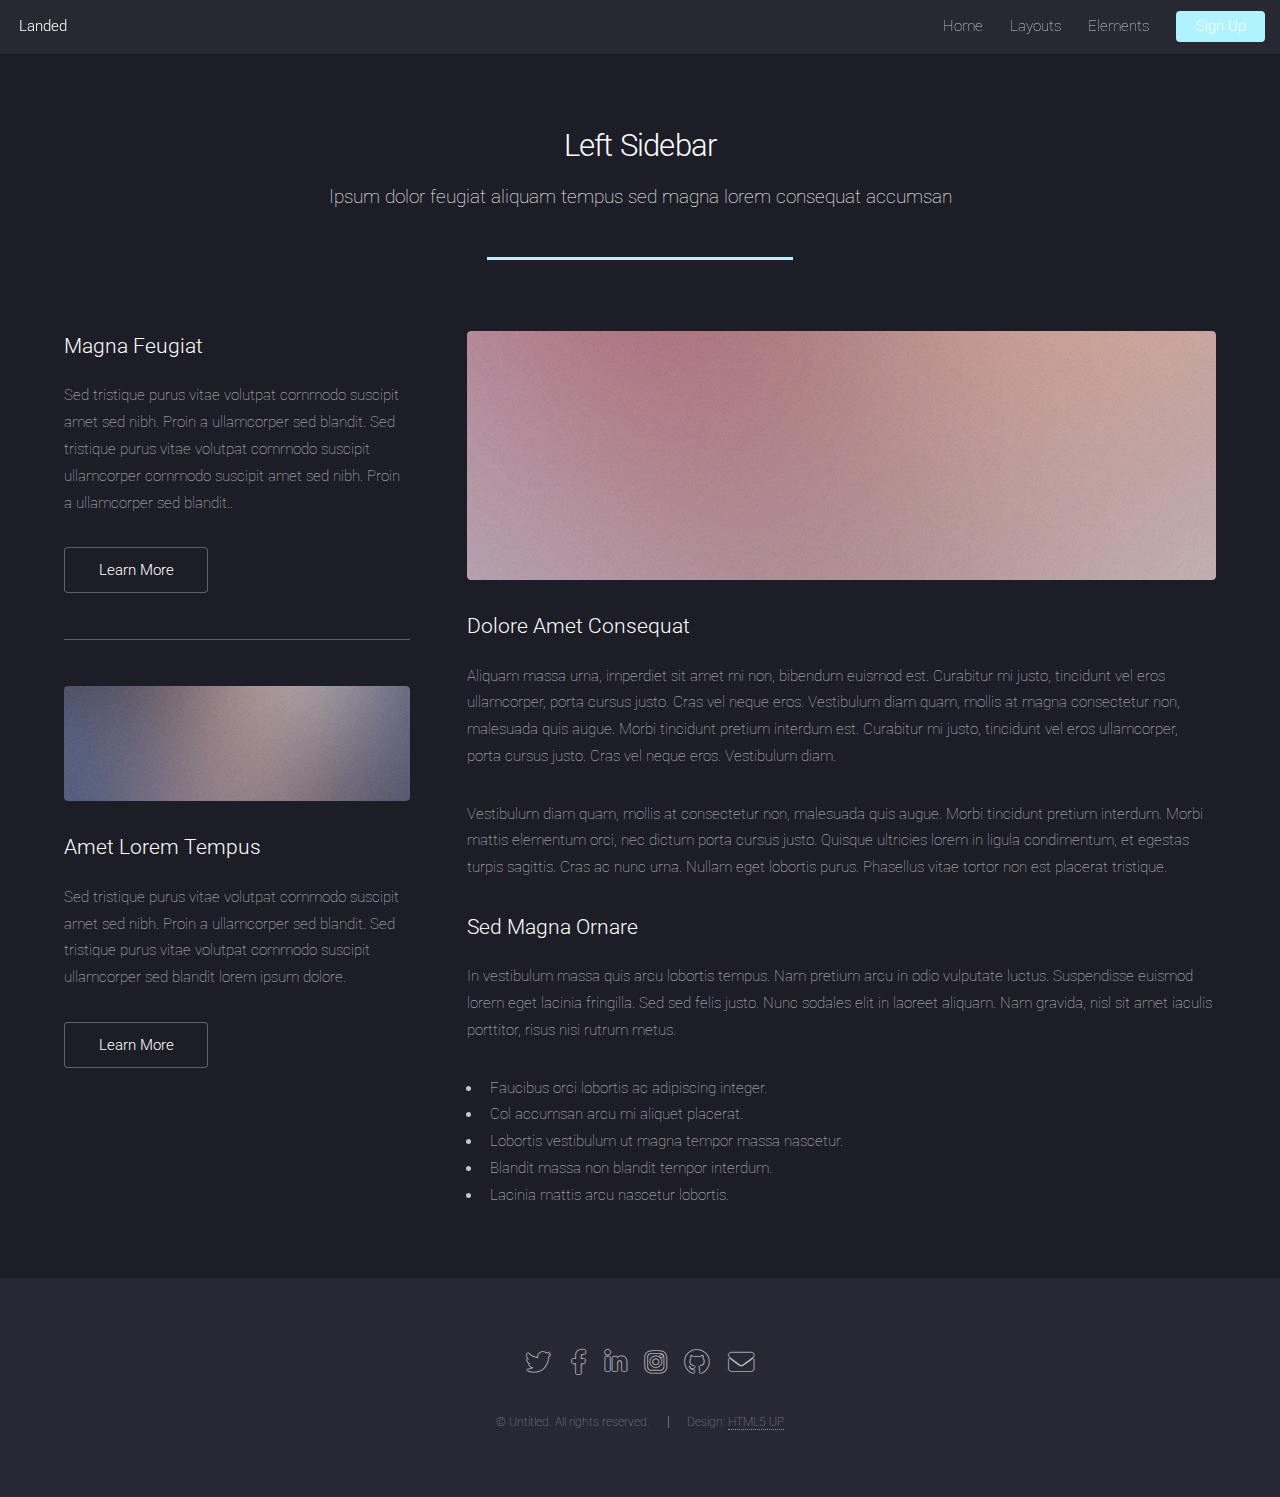
<file: left-sidebar.html>
<!DOCTYPE HTML>
<!--
	Landed by HTML5 UP
	html5up.net | @ajlkn
	Free for personal and commercial use under the CCA 3.0 license (html5up.net/license)
-->
<html>
	<head>
		<title>Left Sidebar - Landed by HTML5 UP</title>
		<meta charset="utf-8" />
		<meta name="viewport" content="width=device-width, initial-scale=1, user-scalable=no" />
		<link rel="stylesheet" href="assets/css/main.css" />
		<noscript><link rel="stylesheet" href="assets/css/noscript.css" /></noscript>
	</head>
	<body class="is-preload">
		<div id="page-wrapper">

			<!-- Header -->
				<header id="header">
					<h1 id="logo"><a href="index.html">Landed</a></h1>
					<nav id="nav">
						<ul>
							<li><a href="index.html">Home</a></li>
							<li>
								<a href="#">Layouts</a>
								<ul>
									<li><a href="left-sidebar.html">Left Sidebar</a></li>
									<li><a href="right-sidebar.html">Right Sidebar</a></li>
									<li><a href="no-sidebar.html">No Sidebar</a></li>
									<li>
										<a href="#">Submenu</a>
										<ul>
											<li><a href="#">Option 1</a></li>
											<li><a href="#">Option 2</a></li>
											<li><a href="#">Option 3</a></li>
											<li><a href="#">Option 4</a></li>
										</ul>
									</li>
								</ul>
							</li>
							<li><a href="elements.html">Elements</a></li>
							<li><a href="#" class="button primary">Sign Up</a></li>
						</ul>
					</nav>
				</header>

			<!-- Main -->
				<div id="main" class="wrapper style1">
					<div class="container">
						<header class="major">
							<h2>Left Sidebar</h2>
							<p>Ipsum dolor feugiat aliquam tempus sed magna lorem consequat accumsan</p>
						</header>
						<div class="row gtr-150">
							<div class="col-4 col-12-medium">

								<!-- Sidebar -->
									<section id="sidebar">
										<section>
											<h3>Magna Feugiat</h3>
											<p>Sed tristique purus vitae volutpat commodo suscipit amet sed nibh. Proin a ullamcorper sed blandit. Sed tristique purus vitae volutpat commodo suscipit ullamcorper commodo suscipit amet sed nibh. Proin a ullamcorper sed blandit..</p>
											<footer>
												<ul class="actions">
													<li><a href="#" class="button">Learn More</a></li>
												</ul>
											</footer>
										</section>
										<hr />
										<section>
											<a href="#" class="image fit"><img src="images/pic06.jpg" alt="" /></a>
											<h3>Amet Lorem Tempus</h3>
											<p>Sed tristique purus vitae volutpat commodo suscipit amet sed nibh. Proin a ullamcorper sed blandit. Sed tristique purus vitae volutpat commodo suscipit ullamcorper sed blandit lorem ipsum dolore.</p>
											<footer>
												<ul class="actions">
													<li><a href="#" class="button">Learn More</a></li>
												</ul>
											</footer>
										</section>
									</section>

							</div>
							<div class="col-8 col-12-medium imp-medium">

								<!-- Content -->
									<section id="content">
										<a href="#" class="image fit"><img src="images/pic05.jpg" alt="" /></a>
										<h3>Dolore Amet Consequat</h3>
										<p>Aliquam massa urna, imperdiet sit amet mi non, bibendum euismod est. Curabitur mi justo, tincidunt vel eros ullamcorper, porta cursus justo. Cras vel neque eros. Vestibulum diam quam, mollis at magna consectetur non, malesuada quis augue. Morbi tincidunt pretium interdum est. Curabitur mi justo, tincidunt vel eros ullamcorper, porta cursus justo. Cras vel neque eros. Vestibulum diam.</p>
										<p>Vestibulum diam quam, mollis at consectetur non, malesuada quis augue. Morbi tincidunt pretium interdum. Morbi mattis elementum orci, nec dictum porta cursus justo. Quisque ultricies lorem in ligula condimentum, et egestas turpis sagittis. Cras ac nunc urna. Nullam eget lobortis purus. Phasellus vitae tortor non est placerat tristique.</p>
										<h3>Sed Magna Ornare</h3>
										<p>In vestibulum massa quis arcu lobortis tempus. Nam pretium arcu in odio vulputate luctus. Suspendisse euismod lorem eget lacinia fringilla. Sed sed felis justo. Nunc sodales elit in laoreet aliquam. Nam gravida, nisl sit amet iaculis porttitor, risus nisi rutrum metus.</p>
										<ul>
											<li>Faucibus orci lobortis ac adipiscing integer.</li>
											<li>Col accumsan arcu mi aliquet placerat.</li>
											<li>Lobortis vestibulum ut magna tempor massa nascetur.</li>
											<li>Blandit massa non blandit tempor interdum.</li>
											<li>Lacinia mattis arcu nascetur lobortis.</li>
										</ul>
									</section>

							</div>
						</div>
					</div>
				</div>

			<!-- Footer -->
				<footer id="footer">
					<ul class="icons">
						<li><a href="#" class="icon brands alt fa-twitter"><span class="label">Twitter</span></a></li>
						<li><a href="#" class="icon brands alt fa-facebook-f"><span class="label">Facebook</span></a></li>
						<li><a href="#" class="icon brands alt fa-linkedin-in"><span class="label">LinkedIn</span></a></li>
						<li><a href="#" class="icon brands alt fa-instagram"><span class="label">Instagram</span></a></li>
						<li><a href="#" class="icon brands alt fa-github"><span class="label">GitHub</span></a></li>
						<li><a href="#" class="icon solid alt fa-envelope"><span class="label">Email</span></a></li>
					</ul>
					<ul class="copyright">
						<li>&copy; Untitled. All rights reserved.</li><li>Design: <a href="http://html5up.net">HTML5 UP</a></li>
					</ul>
				</footer>

		</div>

		<!-- Scripts -->
			<script src="assets/js/jquery.min.js"></script>
			<script src="assets/js/jquery.scrolly.min.js"></script>
			<script src="assets/js/jquery.dropotron.min.js"></script>
			<script src="assets/js/jquery.scrollex.min.js"></script>
			<script src="assets/js/browser.min.js"></script>
			<script src="assets/js/breakpoints.min.js"></script>
			<script src="assets/js/util.js"></script>
			<script src="assets/js/main.js"></script>

	</body>
</html>
</file>
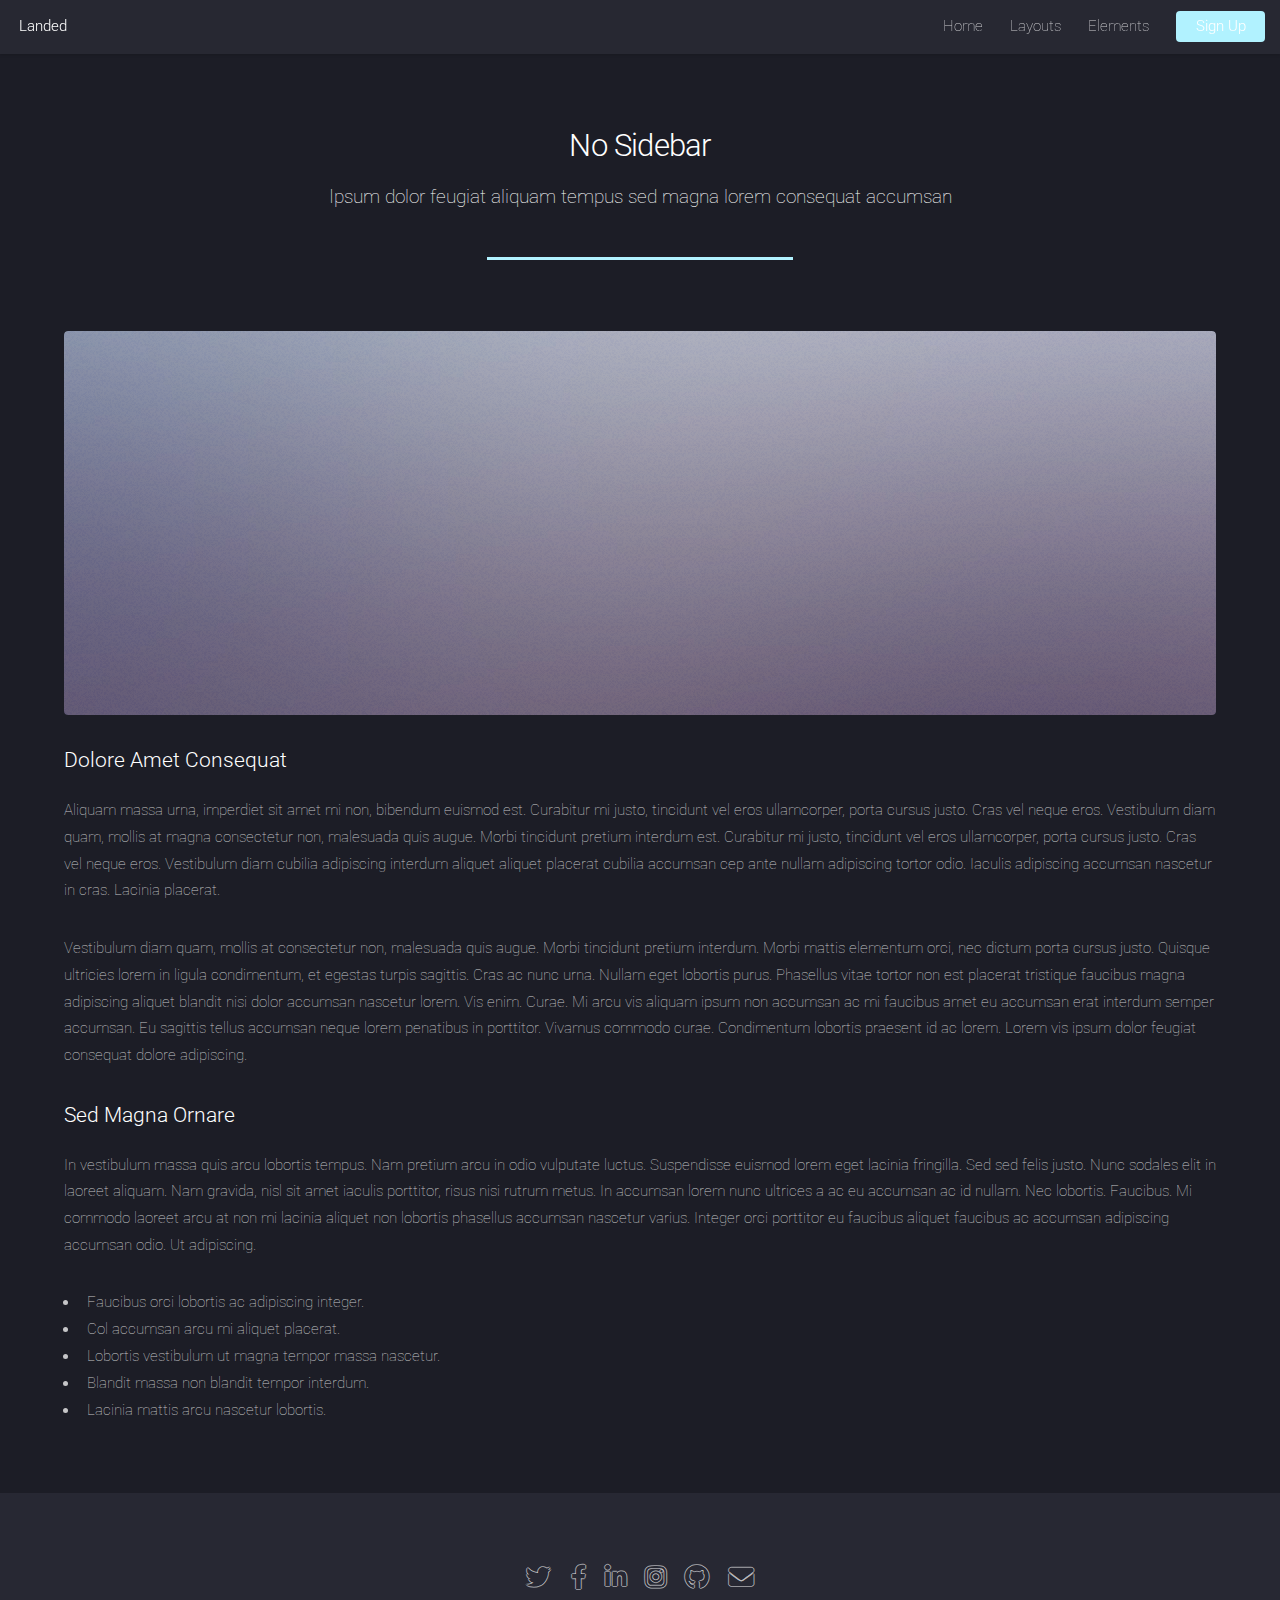
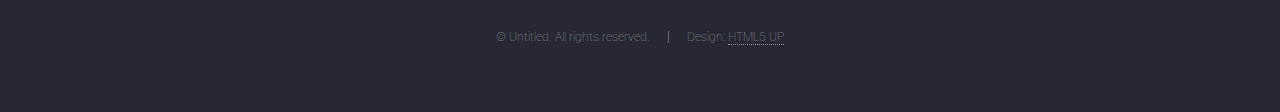
<file: no-sidebar.html>
<!DOCTYPE HTML>
<!--
	Landed by HTML5 UP
	html5up.net | @ajlkn
	Free for personal and commercial use under the CCA 3.0 license (html5up.net/license)
-->
<html>
	<head>
		<title>No Sidebar - Landed by HTML5 UP</title>
		<meta charset="utf-8" />
		<meta name="viewport" content="width=device-width, initial-scale=1, user-scalable=no" />
		<link rel="stylesheet" href="assets/css/main.css" />
		<noscript><link rel="stylesheet" href="assets/css/noscript.css" /></noscript>
	</head>
	<body class="is-preload">
		<div id="page-wrapper">

			<!-- Header -->
				<header id="header">
					<h1 id="logo"><a href="index.html">Landed</a></h1>
					<nav id="nav">
						<ul>
							<li><a href="index.html">Home</a></li>
							<li>
								<a href="#">Layouts</a>
								<ul>
									<li><a href="left-sidebar.html">Left Sidebar</a></li>
									<li><a href="right-sidebar.html">Right Sidebar</a></li>
									<li><a href="no-sidebar.html">No Sidebar</a></li>
									<li>
										<a href="#">Submenu</a>
										<ul>
											<li><a href="#">Option 1</a></li>
											<li><a href="#">Option 2</a></li>
											<li><a href="#">Option 3</a></li>
											<li><a href="#">Option 4</a></li>
										</ul>
									</li>
								</ul>
							</li>
							<li><a href="elements.html">Elements</a></li>
							<li><a href="#" class="button primary">Sign Up</a></li>
						</ul>
					</nav>
				</header>

			<!-- Main -->
				<div id="main" class="wrapper style1">
					<div class="container">
						<header class="major">
							<h2>No Sidebar</h2>
							<p>Ipsum dolor feugiat aliquam tempus sed magna lorem consequat accumsan</p>
						</header>

						<!-- Content -->
							<section id="content">
								<a href="#" class="image fit"><img src="images/pic07.jpg" alt="" /></a>
								<h3>Dolore Amet Consequat</h3>
								<p>Aliquam massa urna, imperdiet sit amet mi non, bibendum euismod est. Curabitur mi justo, tincidunt vel eros ullamcorper, porta cursus justo. Cras vel neque eros. Vestibulum diam quam, mollis at magna consectetur non, malesuada quis augue. Morbi tincidunt pretium interdum est. Curabitur mi justo, tincidunt vel eros ullamcorper, porta cursus justo. Cras vel neque eros. Vestibulum diam cubilia adipiscing interdum aliquet aliquet placerat cubilia accumsan cep ante nullam adipiscing tortor odio. Iaculis adipiscing accumsan nascetur in cras. Lacinia placerat.</p>
								<p>Vestibulum diam quam, mollis at consectetur non, malesuada quis augue. Morbi tincidunt pretium interdum. Morbi mattis elementum orci, nec dictum porta cursus justo. Quisque ultricies lorem in ligula condimentum, et egestas turpis sagittis. Cras ac nunc urna. Nullam eget lobortis purus. Phasellus vitae tortor non est placerat tristique faucibus magna adipiscing aliquet blandit nisi dolor accumsan nascetur lorem. Vis enim. Curae. Mi arcu vis aliquam ipsum non accumsan ac mi faucibus amet eu accumsan erat interdum semper accumsan. Eu sagittis tellus accumsan neque lorem penatibus in porttitor. Vivamus commodo curae. Condimentum lobortis praesent id ac lorem. Lorem vis ipsum dolor feugiat consequat dolore adipiscing.</p>
								<h3>Sed Magna Ornare</h3>
								<p>In vestibulum massa quis arcu lobortis tempus. Nam pretium arcu in odio vulputate luctus. Suspendisse euismod lorem eget lacinia fringilla. Sed sed felis justo. Nunc sodales elit in laoreet aliquam. Nam gravida, nisl sit amet iaculis porttitor, risus nisi rutrum metus. In accumsan lorem nunc ultrices a ac eu accumsan ac id nullam. Nec lobortis. Faucibus. Mi commodo laoreet arcu at non mi lacinia aliquet non lobortis phasellus accumsan nascetur varius. Integer orci porttitor eu faucibus aliquet faucibus ac accumsan adipiscing accumsan odio. Ut adipiscing.</p>
								<ul>
									<li>Faucibus orci lobortis ac adipiscing integer.</li>
									<li>Col accumsan arcu mi aliquet placerat.</li>
									<li>Lobortis vestibulum ut magna tempor massa nascetur.</li>
									<li>Blandit massa non blandit tempor interdum.</li>
									<li>Lacinia mattis arcu nascetur lobortis.</li>
								</ul>
							</section>

					</div>
				</div>

			<!-- Footer -->
				<footer id="footer">
					<ul class="icons">
						<li><a href="#" class="icon brands alt fa-twitter"><span class="label">Twitter</span></a></li>
						<li><a href="#" class="icon brands alt fa-facebook-f"><span class="label">Facebook</span></a></li>
						<li><a href="#" class="icon brands alt fa-linkedin-in"><span class="label">LinkedIn</span></a></li>
						<li><a href="#" class="icon brands alt fa-instagram"><span class="label">Instagram</span></a></li>
						<li><a href="#" class="icon brands alt fa-github"><span class="label">GitHub</span></a></li>
						<li><a href="#" class="icon solid alt fa-envelope"><span class="label">Email</span></a></li>
					</ul>
					<ul class="copyright">
						<li>&copy; Untitled. All rights reserved.</li><li>Design: <a href="http://html5up.net">HTML5 UP</a></li>
					</ul>
				</footer>

		</div>

		<!-- Scripts -->
			<script src="assets/js/jquery.min.js"></script>
			<script src="assets/js/jquery.scrolly.min.js"></script>
			<script src="assets/js/jquery.dropotron.min.js"></script>
			<script src="assets/js/jquery.scrollex.min.js"></script>
			<script src="assets/js/browser.min.js"></script>
			<script src="assets/js/breakpoints.min.js"></script>
			<script src="assets/js/util.js"></script>
			<script src="assets/js/main.js"></script>

	</body>
</html>
</file>
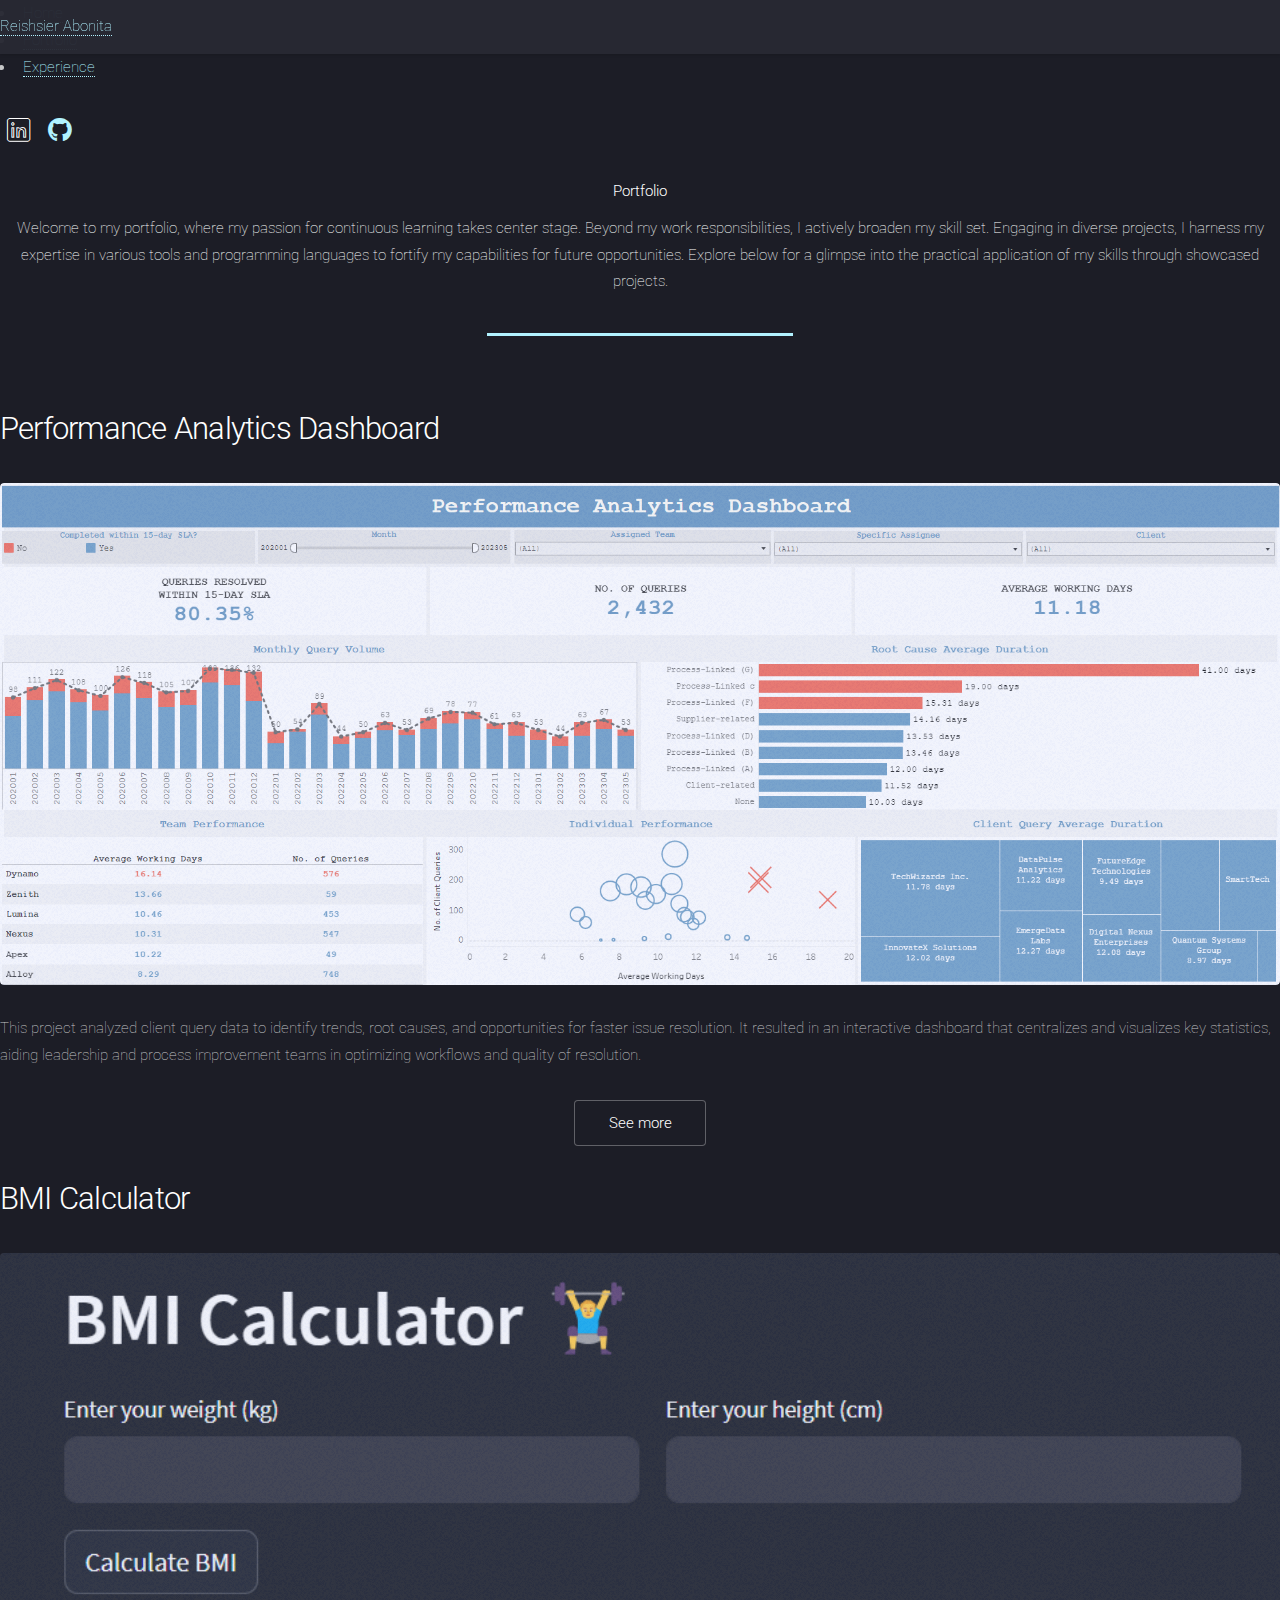
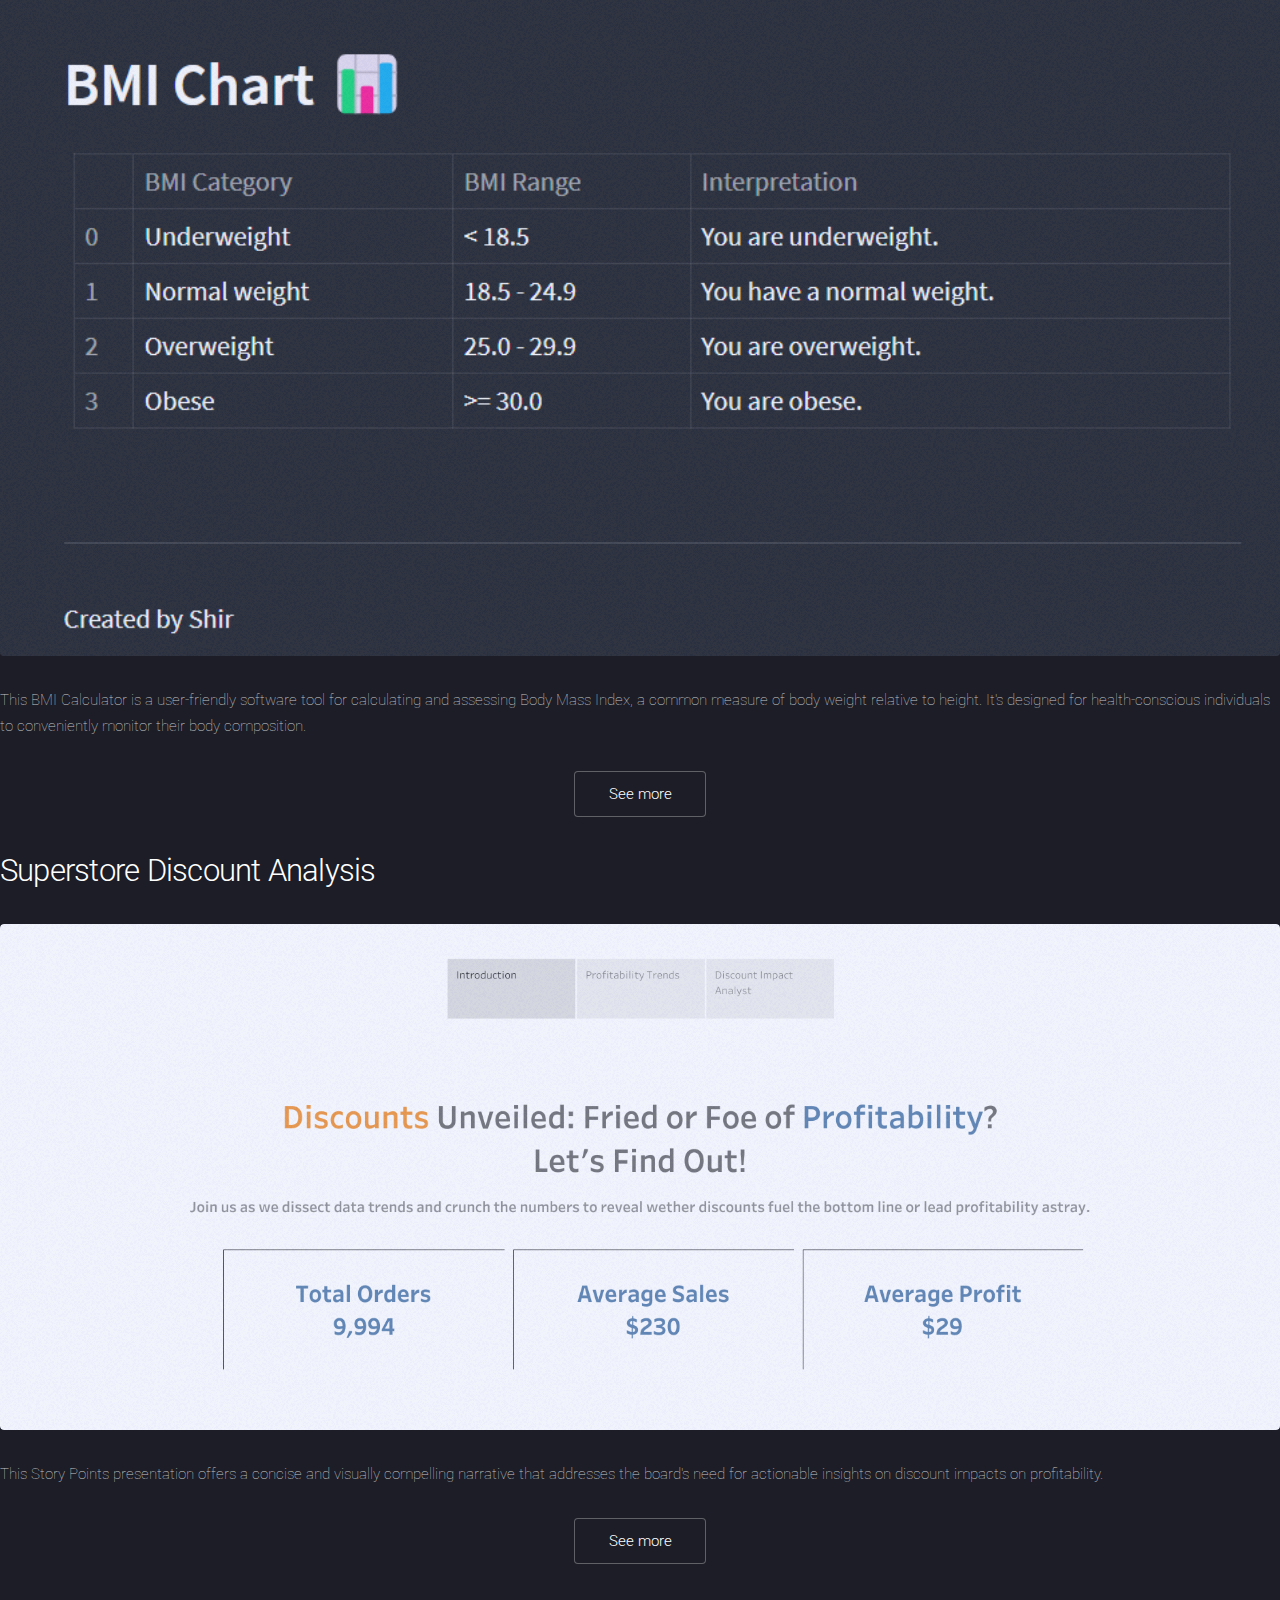
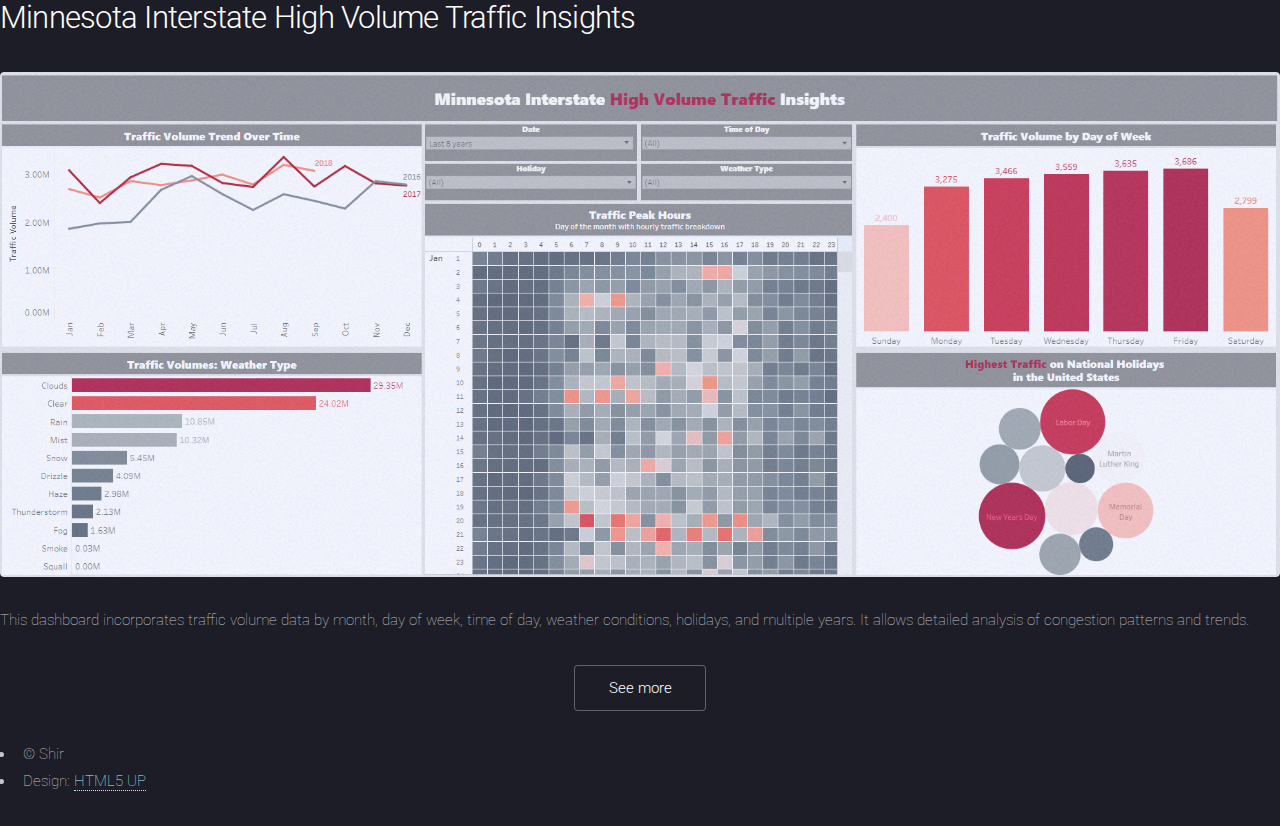
<file: portfolio.html>
<!DOCTYPE HTML>
<!--
	Massively by HTML5 UP
	html5up.net | @ajlkn
	Free for personal and commercial use under the CCA 3.0 license (html5up.net/license)
-->
<html>
	<head>
		<title>Home page</title>
		<meta charset="utf-8" />
		<meta name="viewport" content="width=device-width, initial-scale=1, user-scalable=no" />
		<link rel="stylesheet" href="assets/css/main.css" />
		<noscript><link rel="stylesheet" href="assets/css/noscript.css" /></noscript>
	</head>
	<body class="is-preload">

				<!-- Header -->
					<header id="header">
						<a href="index.html" class="logo">Reishsier Abonita</a>
					</header>

				<!-- Nav -->
					<nav id="nav">
						<ul class="links">
							<li><a href="index.html">Home</a></li>
							<li class="active"><a href="portfolio.html">Portfolio</a></li>
							<li><a href="experience.html">Experience</a></li>
						</ul>
						<ul class="icons">
							<li><a href="https://www.linkedin.com/in/reishsier-abonita/" class="icon brands alt fa-linkedin"><span class="label">Linkedin</span></a></li>
							<li><a href="https://github.com/reishsierabonita" class="icon brands fa-github"><span class="label">GitHub</span></a></li>
						</ul>
					</nav>

				<!-- Main -->
					<div id="main">

						<!-- Featured Post -->
							<article class="post featured">
								<header class="major">
									<h1>Portfolio</h1>
									<p> Welcome to my portfolio, where my passion for continuous learning takes center stage. 
										Beyond my work responsibilities, I actively broaden my skill set. 
										Engaging in diverse projects, I harness my expertise in various tools and programming languages to fortify my capabilities for future opportunities. 
										Explore below for a glimpse into the practical application of my skills through showcased projects.	</p>
								</header>
							</article>

						<!-- Posts -->
							<section class="posts">
								<article>
									<header>
										<h2><a href="https://public.tableau.com/app/profile/reishsier.abonita/viz/PerformanceAnalyticsDashboard_16940063664880/PerformanceAnalyticsDashboard">Performance Analytics Dashboard</a></h2>
									</header>
									<a href="https://public.tableau.com/app/profile/reishsier.abonita/viz/PerformanceAnalyticsDashboard_16940063664880/PerformanceAnalyticsDashboard" class="image fit"><img src="images/Performance Analytics Dashboard.png" alt="" /></a>
									<p>This project analyzed client query data to identify trends, root causes, and opportunities for faster issue resolution. It resulted in an interactive dashboard that centralizes and visualizes key statistics, aiding leadership and process improvement teams in optimizing workflows and quality of resolution.</p>
									<ul class="actions special">
										<li><a href="https://github.com/reishsierabonita/performance_analytics_dashboard" class="button">See more</a></li>
									</ul>
								</article>
								<article>
									<header>
										<h2><a href="https://bmicalculatorbyshir.streamlit.app/">BMI Calculator</a></h2>
									</header>
									<a href="https://bmicalculatorbyshir.streamlit.app/" class="image fit"><img src="images/BMI Calculator snapshot.png" alt="" /></a>
									<p>This BMI Calculator is a user-friendly software tool for calculating and assessing Body Mass Index, a common measure of body weight relative to height. It's designed for health-conscious individuals to conveniently monitor their body composition.
									</p>
									<ul class="actions special">
										<li><a href="https://github.com/reishsierabonita/bmi_calculator" class="button">See more</a></li>
									</ul>
								</article>
								<article>
									<header>
										<h2><a href="https://public.tableau.com/app/profile/reishsier.abonita/viz/SuperstoreDiscountAnalysis_16929256562840/SuperstoreDiscountAnalysis">Superstore Discount Analysis</a></h2>
									</header>
									<a href="https://public.tableau.com/app/profile/reishsier.abonita/viz/SuperstoreDiscountAnalysis_16929256562840/SuperstoreDiscountAnalysis" class="image fit"><img src="images/Introduction.png" alt="" /></a>
									<p>This Story Points presentation offers a concise and visually compelling narrative that addresses the board's need for actionable insights on discount impacts on profitability.
									</p>
									<ul class="actions special">
										<li><a href="https://github.com/reishsierabonita/superstore_discount_analysis" class="button">See more</a></li>
									</ul>
								</article>
								<article>
									<header>
										<h2><a href="https://public.tableau.com/app/profile/reishsier.abonita/viz/MinnesotaInterstateHighVolumeTrafficInsights/MinnesotaInterstateTrafficVolume2">Minnesota Interstate High Volume Traffic Insights</a></h2>
									</header>
									<a href="https://public.tableau.com/app/profile/reishsier.abonita/viz/MinnesotaInterstateHighVolumeTrafficInsights/MinnesotaInterstateTrafficVolume2" class="image fit"><img src="images/Minnesota Interstate Traffic Volume.png" alt="" /></a>
									<p>This dashboard incorporates traffic volume data by month, day of week, time of day, weather conditions, holidays, and multiple years. It allows detailed analysis of congestion patterns and trends.
									</p>
									<ul class="actions special">
										<li><a href="https://github.com/reishsierabonita/minnesota_interstate_traffic_insights" class="button">See more</a></li>
									</ul>
								</article>
							</section>

					</div>

				<!-- Copyright -->
					<div id="copyright">
						<ul><li>&copy; Shir</li><li>Design: <a href="https://html5up.net">HTML5 UP</a></li></ul>
					</div>

			</div>

		<!-- Scripts -->
			<script src="assets/js/jquery.min.js"></script>
			<script src="assets/js/jquery.scrollex.min.js"></script>
			<script src="assets/js/jquery.scrolly.min.js"></script>
			<script src="assets/js/browser.min.js"></script>
			<script src="assets/js/breakpoints.min.js"></script>
			<script src="assets/js/util.js"></script>
			<script src="assets/js/main.js"></script>

	</body>
</html>
</file>
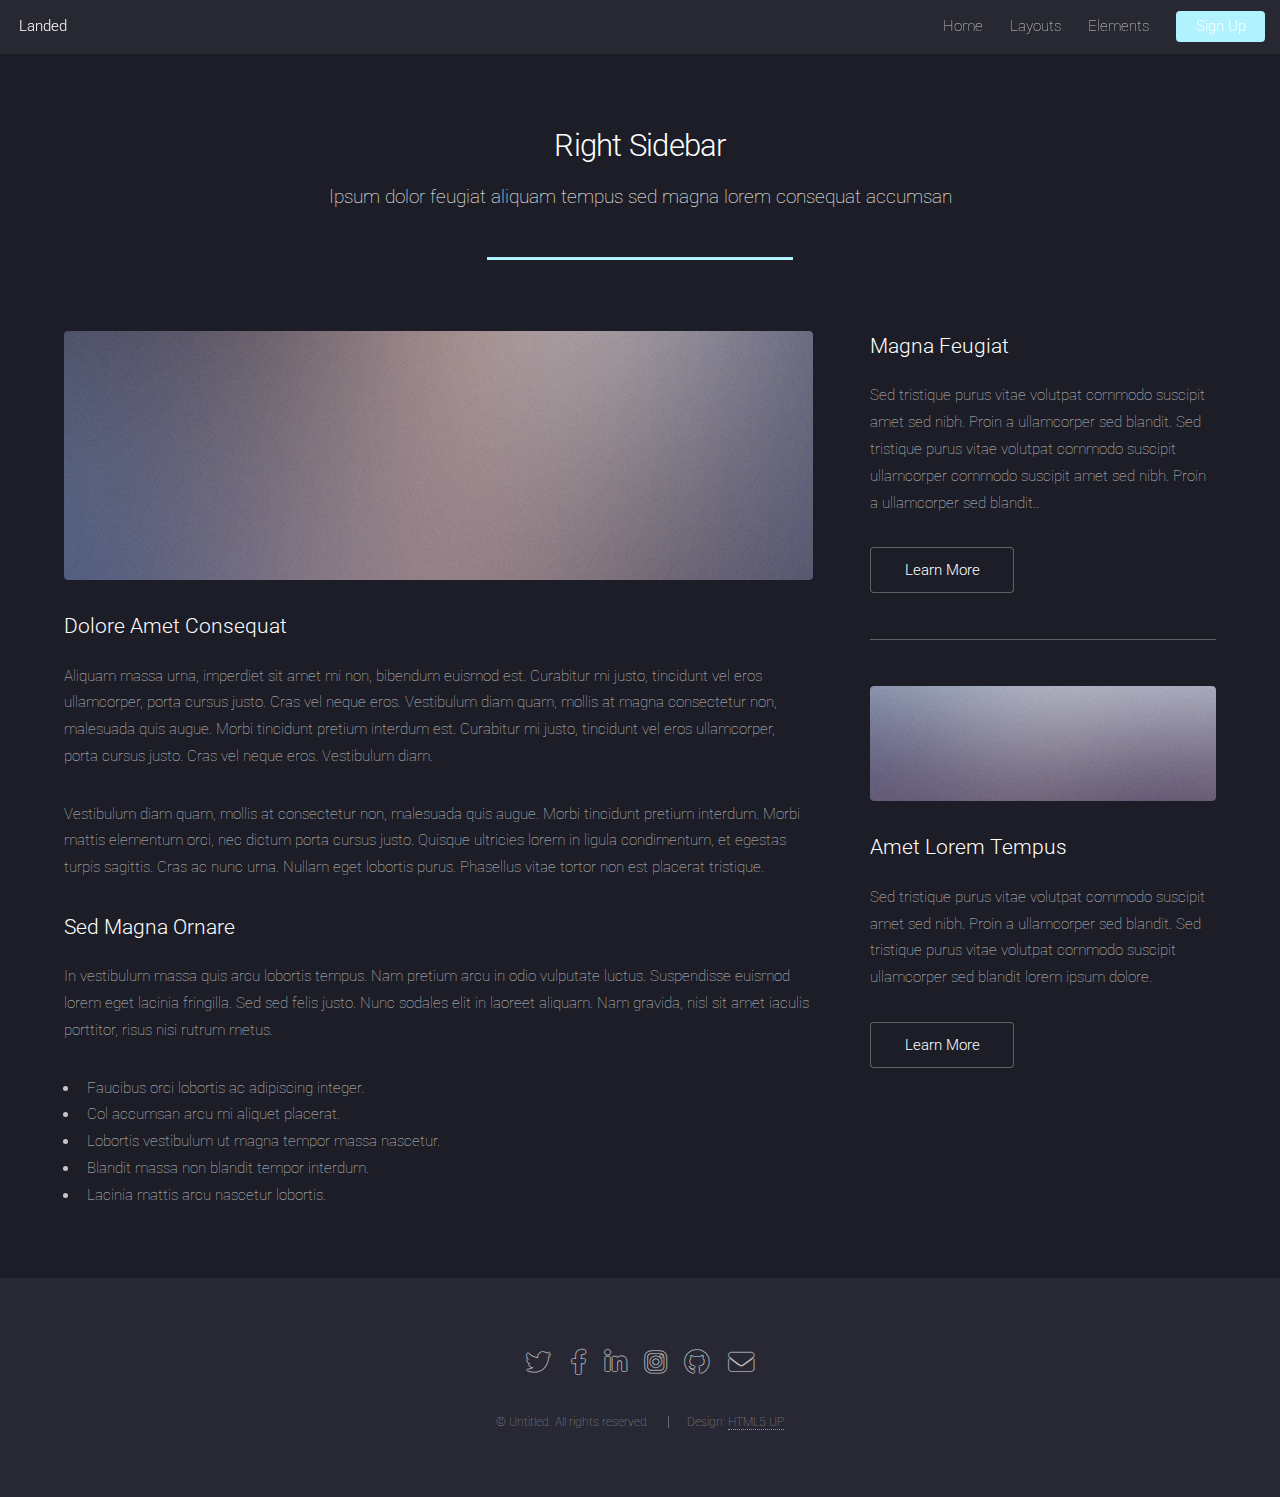
<file: right-sidebar.html>
<!DOCTYPE HTML>
<!--
	Landed by HTML5 UP
	html5up.net | @ajlkn
	Free for personal and commercial use under the CCA 3.0 license (html5up.net/license)
-->
<html>
	<head>
		<title>Right Sidebar - Landed by HTML5 UP</title>
		<meta charset="utf-8" />
		<meta name="viewport" content="width=device-width, initial-scale=1, user-scalable=no" />
		<link rel="stylesheet" href="assets/css/main.css" />
		<noscript><link rel="stylesheet" href="assets/css/noscript.css" /></noscript>
	</head>
	<body class="is-preload">
		<div id="page-wrapper">

			<!-- Header -->
				<header id="header">
					<h1 id="logo"><a href="index.html">Landed</a></h1>
					<nav id="nav">
						<ul>
							<li><a href="index.html">Home</a></li>
							<li>
								<a href="#">Layouts</a>
								<ul>
									<li><a href="left-sidebar.html">Left Sidebar</a></li>
									<li><a href="right-sidebar.html">Right Sidebar</a></li>
									<li><a href="no-sidebar.html">No Sidebar</a></li>
									<li>
										<a href="#">Submenu</a>
										<ul>
											<li><a href="#">Option 1</a></li>
											<li><a href="#">Option 2</a></li>
											<li><a href="#">Option 3</a></li>
											<li><a href="#">Option 4</a></li>
										</ul>
									</li>
								</ul>
							</li>
							<li><a href="elements.html">Elements</a></li>
							<li><a href="#" class="button primary">Sign Up</a></li>
						</ul>
					</nav>
				</header>

			<!-- Main -->
				<div id="main" class="wrapper style1">
					<div class="container">
						<header class="major">
							<h2>Right Sidebar</h2>
							<p>Ipsum dolor feugiat aliquam tempus sed magna lorem consequat accumsan</p>
						</header>
						<div class="row gtr-150">
							<div class="col-8 col-12-medium">

								<!-- Content -->
									<section id="content">
										<a href="#" class="image fit"><img src="images/pic06.jpg" alt="" /></a>
										<h3>Dolore Amet Consequat</h3>
										<p>Aliquam massa urna, imperdiet sit amet mi non, bibendum euismod est. Curabitur mi justo, tincidunt vel eros ullamcorper, porta cursus justo. Cras vel neque eros. Vestibulum diam quam, mollis at magna consectetur non, malesuada quis augue. Morbi tincidunt pretium interdum est. Curabitur mi justo, tincidunt vel eros ullamcorper, porta cursus justo. Cras vel neque eros. Vestibulum diam.</p>
										<p>Vestibulum diam quam, mollis at consectetur non, malesuada quis augue. Morbi tincidunt pretium interdum. Morbi mattis elementum orci, nec dictum porta cursus justo. Quisque ultricies lorem in ligula condimentum, et egestas turpis sagittis. Cras ac nunc urna. Nullam eget lobortis purus. Phasellus vitae tortor non est placerat tristique.</p>
										<h3>Sed Magna Ornare</h3>
										<p>In vestibulum massa quis arcu lobortis tempus. Nam pretium arcu in odio vulputate luctus. Suspendisse euismod lorem eget lacinia fringilla. Sed sed felis justo. Nunc sodales elit in laoreet aliquam. Nam gravida, nisl sit amet iaculis porttitor, risus nisi rutrum metus.</p>
										<ul>
											<li>Faucibus orci lobortis ac adipiscing integer.</li>
											<li>Col accumsan arcu mi aliquet placerat.</li>
											<li>Lobortis vestibulum ut magna tempor massa nascetur.</li>
											<li>Blandit massa non blandit tempor interdum.</li>
											<li>Lacinia mattis arcu nascetur lobortis.</li>
										</ul>
									</section>

							</div>
							<div class="col-4 col-12-medium">

								<!-- Sidebar -->
									<section id="sidebar">
										<section>
											<h3>Magna Feugiat</h3>
											<p>Sed tristique purus vitae volutpat commodo suscipit amet sed nibh. Proin a ullamcorper sed blandit. Sed tristique purus vitae volutpat commodo suscipit ullamcorper commodo suscipit amet sed nibh. Proin a ullamcorper sed blandit..</p>
											<footer>
												<ul class="actions">
													<li><a href="#" class="button">Learn More</a></li>
												</ul>
											</footer>
										</section>
										<hr />
										<section>
											<a href="#" class="image fit"><img src="images/pic07.jpg" alt="" /></a>
											<h3>Amet Lorem Tempus</h3>
											<p>Sed tristique purus vitae volutpat commodo suscipit amet sed nibh. Proin a ullamcorper sed blandit. Sed tristique purus vitae volutpat commodo suscipit ullamcorper sed blandit lorem ipsum dolore.</p>
											<footer>
												<ul class="actions">
													<li><a href="#" class="button">Learn More</a></li>
												</ul>
											</footer>
										</section>
									</section>

							</div>
						</div>
					</div>
				</div>

			<!-- Footer -->
				<footer id="footer">
					<ul class="icons">
						<li><a href="#" class="icon brands alt fa-twitter"><span class="label">Twitter</span></a></li>
						<li><a href="#" class="icon brands alt fa-facebook-f"><span class="label">Facebook</span></a></li>
						<li><a href="#" class="icon brands alt fa-linkedin-in"><span class="label">LinkedIn</span></a></li>
						<li><a href="#" class="icon brands alt fa-instagram"><span class="label">Instagram</span></a></li>
						<li><a href="#" class="icon brands alt fa-github"><span class="label">GitHub</span></a></li>
						<li><a href="#" class="icon solid alt fa-envelope"><span class="label">Email</span></a></li>
					</ul>
					<ul class="copyright">
						<li>&copy; Untitled. All rights reserved.</li><li>Design: <a href="http://html5up.net">HTML5 UP</a></li>
					</ul>
				</footer>

		</div>

		<!-- Scripts -->
			<script src="assets/js/jquery.min.js"></script>
			<script src="assets/js/jquery.scrolly.min.js"></script>
			<script src="assets/js/jquery.dropotron.min.js"></script>
			<script src="assets/js/jquery.scrollex.min.js"></script>
			<script src="assets/js/browser.min.js"></script>
			<script src="assets/js/breakpoints.min.js"></script>
			<script src="assets/js/util.js"></script>
			<script src="assets/js/main.js"></script>

	</body>
</html>
</file>
<file: assets/css/test.css>
html,body,div,nav {
    /* background-image: url("images/background.jpg"); */
    line-height: 1;
    margin: 0;
	padding: 0;
	border: 0;
	font-size: 100%;
	font: inherit;
	vertical-align: baseline;
}

header {
    display: block;
    align-items: center;
    background-color: transparent;
    padding: 10px;
}

h1 {
    margin: 0;
}

#header nav {
    position: absolute;
    right: 1em;
    top: 0;
}

    #header nav ul {
        margin: 0;
    }

        #header nav ul li {
            display: inline-block;
            margin-left: 1em;
        }

            #header nav ul li a, #header nav ul li span {
                border: 0;
                color: inherit;
                display: inline-block;
                height: inherit;
                line-height: inherit;
                outline: 0;
            }

                #header nav ul li a.button, #header nav ul li span.button {
                    height: 2em;
                    line-height: 2em;
                    padding: 0 1.25em;
                }

                #header nav ul li a:not(.button):before, #header nav ul li span:not(.button):before {
                    margin-right: 0.5em;
                }

            #header nav ul li.active > a, #header nav ul li.active > span {
                color: #e44c65;
            }

            #header nav ul li > ul {
                display: none;
            }
</file>
<file: assets/css/main.css>
@import url("fontawesome-all.min.css");
@import url("https://fonts.googleapis.com/css?family=Roboto:100,300,100italic,300italic");

/*
	Landed by HTML5 UP
	html5up.net | @ajlkn
	Free for personal and commercial use under the CCA 3.0 license (html5up.net/license)
*/

html, body, div, span, applet, object,
iframe, h1, h2, h3, h4, h5, h6, p, blockquote,
pre, a, abbr, acronym, address, big, cite,
code, del, dfn, em, img, ins, kbd, q, s, samp,
small, strike, strong, sub, sup, tt, var, b,
u, i, center, dl, dt, dd, ol, ul, li, fieldset,
form, label, legend, table, caption, tbody,
tfoot, thead, tr, th, td, article, aside,
canvas, details, embed, figure, figcaption,
footer, header, hgroup, menu, nav, output, ruby,
section, summary, time, mark, audio, video {
	margin: 0;
	padding: 0;
	border: 0;
	font-size: 100%;
	font: inherit;
	vertical-align: baseline;}

article, aside, details, figcaption, figure,
footer, header, hgroup, menu, nav, section {
	display: block;}

body {
 	line-height: 1;
}

ol, ul {
	list-style: none;
}

blockquote, q {
	quotes: none;
}

	blockquote:before, blockquote:after, q:before, q:after {
		content: '';
		content: none;
	}

table {
	
	border-collapse: collapse;
	border-spacing: 0;
}

body {
	-webkit-text-size-adjust: none;
}

mark {
	background-color: transparent;
	color: inherit;
}

input::-moz-focus-inner {
	border: 0;
	padding: 0;
}

input, select, textarea {
	-moz-appearance: none;
	-webkit-appearance: none;
	-ms-appearance: none;
	appearance: none;
}

/* Basic */

	html {
		box-sizing: border-box;
	}

	*, *:before, *:after {
		box-sizing: inherit;
	}

/* Accumsan sed tempus adipiscing blandit */
	html, body {
		background: #1c1d26;
	}

	body.is-preload *, body.is-preload *:before, body.is-preload *:after {
		-moz-animation: none !important;
		-webkit-animation: none !important;
		-ms-animation: none !important;
		animation: none !important;
		-moz-transition: none !important;
		-webkit-transition: none !important;
		-ms-transition: none !important;
		transition: none !important;
	}

	body, input, select, textarea {
		color: rgba(255, 255, 255, 0.75);
		font-family: "Roboto", Helvetica, sans-serif;
		font-size: 15pt;
		font-weight: 100;
		line-height: 1.75em;
	}

	a {
		-moz-transition: border-color 0.2s ease-in-out, color 0.2s ease-in-out;
		-webkit-transition: border-color 0.2s ease-in-out, color 0.2s ease-in-out;
		-ms-transition: border-color 0.2s ease-in-out, color 0.2s ease-in-out;
		transition: border-color 0.2s ease-in-out, color 0.2s ease-in-out;
		border-bottom: dotted 1px;
		color: #b1f2ff;
		text-decoration: none;
	}

		a:hover {
			color: #b1f2ff !important;
			border-bottom-color: transparent;
		}

	strong, b {
		color: #ffffff;
		font-weight: 300;
	}

	em, i {
		font-style: italic;
	}

	p {
		margin: 0 0 2em 0;
	}

	h1, h2, h3, h4, h5, h6 {
		color: #ffffff;
		font-weight: 300;
		line-height: 1em;
		margin: 0 0 1em 0;
	}

		h1 a, h2 a, h3 a, h4 a, h5 a, h6 a {
			color: inherit;
			border: 0;
		}

	h2 {
		font-size: 2em;
		line-height: 1.5em;
		letter-spacing: -0.025em;
	}

	h3 {
		font-size: 1.35em;
		line-height: 1.5em;
	}

	h4 {
		font-size: 1.1em;
		line-height: 1.5em;
	}

	h5 {
		font-size: 0.9em;
		line-height: 1.5em;
	}

	h6 {
		font-size: 0.7em;
		line-height: 1.5em;
	}

	sub {
		font-size: 0.8em;
		position: relative;
		top: 0.5em;
	}

	sup {
		font-size: 0.8em;
		position: relative;
		top: -0.5em;
	}

	hr {
		border: 0;
		border-bottom: solid 1px rgba(255, 255, 255, 0.3);
		margin: 3em 0;
	}

		hr.major {
			margin: 4em 0;
		}

	blockquote {
		border-left: solid 4px rgba(255, 255, 255, 0.3);
		font-style: italic;
		margin: 0 0 2em 0;
		padding: 0.5em 0 0.5em 2em;
	}

	code {
		background: rgba(255, 255, 255, 0.075);
		border-radius: 4px;
		font-family: "Courier New", monospace;
		font-size: 0.9em;
		margin: 0 0.25em;
		padding: 0.25em 0.65em;
	}

	pre {
		-webkit-overflow-scrolling: touch;
		font-family: "Courier New", monospace;
		font-size: 0.9em;
		margin: 0 0 2em 0;
	}

		pre code {
			display: block;
			line-height: 1.75em;
			padding: 1em 1.5em;
			overflow-x: auto;
		}

	.align-left {
		text-align: left;
	}

	.align-center {
		text-align: center;
	}

	.align-right {
		text-align: right;
	}

/* Loader */

	@-moz-keyframes spinner-show {
		0% {
			opacity: 0;
		}

		100% {
			opacity: 1;
		}
	}

	@-webkit-keyframes spinner-show {
		0% {
			opacity: 0;
		}

		100% {
			opacity: 1;
		}
	}

	@-ms-keyframes spinner-show {
		0% {
			opacity: 0;
		}

		100% {
			opacity: 1;
		}
	}

	@keyframes spinner-show {
		0% {
			opacity: 0;
		}

		100% {
			opacity: 1;
		}
	}

	@-moz-keyframes spinner-hide {
		0% {
			color: rgba(255, 255, 255, 0.15);
			z-index: 100001;
			-moz-transform: scale(1) rotate(0deg);
			-webkit-transform: scale(1) rotate(0deg);
			-ms-transform: scale(1) rotate(0deg);
			transform: scale(1) rotate(0deg);
		}

		99% {
			color: #1c1d26;
			z-index: 100001;
			-moz-transform: scale(0.5) rotate(360deg);
			-webkit-transform: scale(0.5) rotate(360deg);
			-ms-transform: scale(0.5) rotate(360deg);
			transform: scale(0.5) rotate(360deg);
		}

		100% {
			color: #1c1d26;
			z-index: -1;
			-moz-transform: scale(0.5) rotate(360deg);
			-webkit-transform: scale(0.5) rotate(360deg);
			-ms-transform: scale(0.5) rotate(360deg);
			transform: scale(0.5) rotate(360deg);
		}
	}

	@-webkit-keyframes spinner-hide {
		0% {
			color: rgba(255, 255, 255, 0.15);
			z-index: 100001;
			-moz-transform: scale(1) rotate(0deg);
			-webkit-transform: scale(1) rotate(0deg);
			-ms-transform: scale(1) rotate(0deg);
			transform: scale(1) rotate(0deg);
		}

		99% {
			color: #1c1d26;
			z-index: 100001;
			-moz-transform: scale(0.5) rotate(360deg);
			-webkit-transform: scale(0.5) rotate(360deg);
			-ms-transform: scale(0.5) rotate(360deg);
			transform: scale(0.5) rotate(360deg);
		}

		100% {
			color: #1c1d26;
			z-index: -1;
			-moz-transform: scale(0.5) rotate(360deg);
			-webkit-transform: scale(0.5) rotate(360deg);
			-ms-transform: scale(0.5) rotate(360deg);
			transform: scale(0.5) rotate(360deg);
		}
	}

	@-ms-keyframes spinner-hide {
		0% {
			color: rgba(255, 255, 255, 0.15);
			z-index: 100001;
			-moz-transform: scale(1) rotate(0deg);
			-webkit-transform: scale(1) rotate(0deg);
			-ms-transform: scale(1) rotate(0deg);
			transform: scale(1) rotate(0deg);
		}

		99% {
			color: #1c1d26;
			z-index: 100001;
			-moz-transform: scale(0.5) rotate(360deg);
			-webkit-transform: scale(0.5) rotate(360deg);
			-ms-transform: scale(0.5) rotate(360deg);
			transform: scale(0.5) rotate(360deg);
		}

		100% {
			color: #1c1d26;
			z-index: -1;
			-moz-transform: scale(0.5) rotate(360deg);
			-webkit-transform: scale(0.5) rotate(360deg);
			-ms-transform: scale(0.5) rotate(360deg);
			transform: scale(0.5) rotate(360deg);
		}
	}

	@keyframes spinner-hide {
		0% {
			color: rgba(255, 255, 255, 0.15);
			z-index: 100001;
			-moz-transform: scale(1) rotate(0deg);
			-webkit-transform: scale(1) rotate(0deg);
			-ms-transform: scale(1) rotate(0deg);
			transform: scale(1) rotate(0deg);
		}

		99% {
			color: #1c1d26;
			z-index: 100001;
			-moz-transform: scale(0.5) rotate(360deg);
			-webkit-transform: scale(0.5) rotate(360deg);
			-ms-transform: scale(0.5) rotate(360deg);
			transform: scale(0.5) rotate(360deg);
		}

		100% {
			color: #1c1d26;
			z-index: -1;
			-moz-transform: scale(0.5) rotate(360deg);
			-webkit-transform: scale(0.5) rotate(360deg);
			-ms-transform: scale(0.5) rotate(360deg);
			transform: scale(0.5) rotate(360deg);
		}
	}

	@-moz-keyframes spinner-rotate {
		0% {
			-moz-transform: scale(1) rotate(0deg);
			-webkit-transform: scale(1) rotate(0deg);
			-ms-transform: scale(1) rotate(0deg);
			transform: scale(1) rotate(0deg);
		}

		100% {
			-moz-transform: scale(1) rotate(360deg);
			-webkit-transform: scale(1) rotate(360deg);
			-ms-transform: scale(1) rotate(360deg);
			transform: scale(1) rotate(360deg);
		}
	}

	@-webkit-keyframes spinner-rotate {
		0% {
			-moz-transform: scale(1) rotate(0deg);
			-webkit-transform: scale(1) rotate(0deg);
			-ms-transform: scale(1) rotate(0deg);
			transform: scale(1) rotate(0deg);
		}

		100% {
			-moz-transform: scale(1) rotate(360deg);
			-webkit-transform: scale(1) rotate(360deg);
			-ms-transform: scale(1) rotate(360deg);
			transform: scale(1) rotate(360deg);
		}
	}

	@-ms-keyframes spinner-rotate {
		0% {
			-moz-transform: scale(1) rotate(0deg);
			-webkit-transform: scale(1) rotate(0deg);
			-ms-transform: scale(1) rotate(0deg);
			transform: scale(1) rotate(0deg);
		}

		100% {
			-moz-transform: scale(1) rotate(360deg);
			-webkit-transform: scale(1) rotate(360deg);
			-ms-transform: scale(1) rotate(360deg);
			transform: scale(1) rotate(360deg);
		}
	}

	@keyframes spinner-rotate {
		0% {
			-moz-transform: scale(1) rotate(0deg);
			-webkit-transform: scale(1) rotate(0deg);
			-ms-transform: scale(1) rotate(0deg);
			transform: scale(1) rotate(0deg);
		}

		100% {
			-moz-transform: scale(1) rotate(360deg);
			-webkit-transform: scale(1) rotate(360deg);
			-ms-transform: scale(1) rotate(360deg);
			transform: scale(1) rotate(360deg);
		}
	}

	@-moz-keyframes overlay-hide {
		0% {
			opacity: 1;
			z-index: 100000;
		}

		15% {
			opacity: 1;
			z-index: 100000;
		}

		99% {
			opacity: 0;
			z-index: 100000;
		}

		100% {
			opacity: 0;
			z-index: -1;
		}
	}

	@-webkit-keyframes overlay-hide {
		0% {
			opacity: 1;
			z-index: 100000;
		}

		15% {
			opacity: 1;
			z-index: 100000;
		}

		99% {
			opacity: 0;
			z-index: 100000;
		}

		100% {
			opacity: 0;
			z-index: -1;
		}
	}

	@-ms-keyframes overlay-hide {
		0% {
			opacity: 1;
			z-index: 100000;
		}

		15% {
			opacity: 1;
			z-index: 100000;
		}

		99% {
			opacity: 0;
			z-index: 100000;
		}

		100% {
			opacity: 0;
			z-index: -1;
		}
	}

	@keyframes overlay-hide {
		0% {
			opacity: 1;
			z-index: 100000;
		}

		15% {
			opacity: 1;
			z-index: 100000;
		}

		99% {
			opacity: 0;
			z-index: 100000;
		}

		100% {
			opacity: 0;
			z-index: -1;
		}
	}

	body.landing {
		text-decoration: none;
	}

		body.landing:before {
			-moz-osx-font-smoothing: grayscale;
			-webkit-font-smoothing: antialiased;
			display: inline-block;
			font-style: normal;
			font-variant: normal;
			text-rendering: auto;
			line-height: 1;
			text-transform: none !important;
			font-family: 'Font Awesome 5 Free';
			font-weight: 900;
		}

		body.landing:before {
			-moz-animation: spinner-show 1.5s 1 0.25s ease forwards, spinner-hide 0.25s ease-in-out forwards !important;
			-webkit-animation: spinner-show 1.5s 1 0.25s ease forwards, spinner-hide 0.25s ease-in-out forwards !important;
			-ms-animation: spinner-show 1.5s 1 0.25s ease forwards, spinner-hide 0.25s ease-in-out forwards !important;
			animation: spinner-show 1.5s 1 0.25s ease forwards, spinner-hide 0.25s ease-in-out forwards !important;
			-moz-transform-origin: 50% 50%;
			-webkit-transform-origin: 50% 50%;
			-ms-transform-origin: 50% 50%;
			transform-origin: 50% 50%;
			color: rgba(255, 255, 255, 0.15);
			content: '\f1ce';
			cursor: default;
			display: block;
			font-size: 2em;
			height: 2em;
			left: 50%;
			line-height: 2em;
			margin: -1em 0 0 -1em;
			opacity: 0;
			position: fixed;
			text-align: center;
			top: 50%;
			width: 2em;
			z-index: -1;
		}

		body.landing:after {
			-moz-animation: overlay-hide 1.5s ease-in forwards !important;
			-webkit-animation: overlay-hide 1.5s ease-in forwards !important;
			-ms-animation: overlay-hide 1.5s ease-in forwards !important;
			animation: overlay-hide 1.5s ease-in forwards !important;
			background: #1c1d26;
			content: '';
			display: block;
			height: 100%;
			left: 0;
			opacity: 0;
			position: fixed;
			top: 0;
			width: 100%;
			z-index: -1;
		}

		body.landing.is-preload:before {
			-moz-animation: spinner-show 1.5s 1 0.25s ease forwards, spinner-rotate 0.75s infinite linear !important;
			-webkit-animation: spinner-show 1.5s 1 0.25s ease forwards, spinner-rotate 0.75s infinite linear !important;
			-ms-animation: spinner-show 1.5s 1 0.25s ease forwards, spinner-rotate 0.75s infinite linear !important;
			animation: spinner-show 1.5s 1 0.25s ease forwards, spinner-rotate 0.75s infinite linear !important;
			z-index: 100001;
		}

		body.landing.is-preload:after {
			-moz-animation: none !important;
			-webkit-animation: none !important;
			-ms-animation: none !important;
			animation: none !important;
			opacity: 1;
			z-index: 100000;
		}

	@media (-webkit-min-device-pixel-ratio: 2) {

		body.landing:before {
			line-height: 2.025em;
		}

	}

/* Container */

	.container {
		margin: 0 auto;
		max-width: calc(100% - 4em);
		width: 70em;
	}

		.container.xsmall {
			width: 17.5em;
		}

		.container.small {
			width: 35em;
		}

		.container.medium {
			width: 52.5em;
		}

		.container.large {
			width: 87.5em;
		}

		.container.xlarge {
			width: 105em;
		}

		.container.max {
			width: 100%;
		}

		@media screen and (max-width: 1280px) {

			.container {
				width: 90%;
				max-width: 100%;
			}

		}

		@media screen and (max-width: 980px) {

			.container {
				width: 100% !important;
			}

		}

/* Row */

	.row {
		display: flex;
		flex-wrap: wrap;
		box-sizing: border-box;
		align-items: stretch;
	}

		.row > * {
			box-sizing: border-box;
		}

		.row.gtr-uniform > * > :last-child {
			margin-bottom: 0;
		}

		.row.aln-left {
			justify-content: flex-start;
		}

		.row.aln-center {
			justify-content: center;
		}

		.row.aln-right {
			justify-content: flex-end;
		}

		.row.aln-top {
			align-items: flex-start;
		}

		.row.aln-middle {
			align-items: center;
		}

		.row.aln-bottom {
			align-items: flex-end;
		}

		.row > .imp {
			order: -1;
		}

		.row > .col-1 {
			width: 8.33333%;
		}

		.row > .off-1 {
			margin-left: 8.33333%;
		}

		.row > .col-2 {
			width: 16.66667%;
		}

		.row > .off-2 {
			margin-left: 16.66667%;
		}

		.row > .col-3 {
			width: 25%;
		}

		.row > .off-3 {
			margin-left: 25%;
		}

		.row > .col-4 {
			width: 33.33333%;
		}

		.row > .off-4 {
			margin-left: 33.33333%;
		}

		.row > .col-5 {
			width: 41.66667%;
		}

		.row > .off-5 {
			margin-left: 41.66667%;
		}

		.row > .col-6 {
			width: 50%;
		}

		.row > .off-6 {
			margin-left: 50%;
		}

		.row > .col-7 {
			width: 58.33333%;
		}

		.row > .off-7 {
			margin-left: 58.33333%;
		}

		.row > .col-8 {
			width: 66.66667%;
		}

		.row > .off-8 {
			margin-left: 66.66667%;
		}

		.row > .col-9 {
			width: 75%;
		}

		.row > .off-9 {
			margin-left: 75%;
		}

		.row > .col-10 {
			width: 83.33333%;
		}

		.row > .off-10 {
			margin-left: 83.33333%;
		}

		.row > .col-11 {
			width: 91.66667%;
		}

		.row > .off-11 {
			margin-left: 91.66667%;
		}

		.row > .col-12 {
			width: 100%;
		}

		.row > .off-12 {
			margin-left: 100%;
		}

		.row.gtr-0 {
			margin-top: 0;
			margin-left: 0em;
		}

			.row.gtr-0 > * {
				padding: 0 0 0 0em;
			}

			.row.gtr-0.gtr-uniform {
				margin-top: 0em;
			}

				.row.gtr-0.gtr-uniform > * {
					padding-top: 0em;
				}

		.row.gtr-25 {
			margin-top: 0;
			margin-left: -0.625em;
		}

			.row.gtr-25 > * {
				padding: 0 0 0 0.625em;
			}

			.row.gtr-25.gtr-uniform {
				margin-top: -0.625em;
			}

				.row.gtr-25.gtr-uniform > * {
					padding-top: 0.625em;
				}

		.row.gtr-50 {
			margin-top: 0;
			margin-left: -1.25em;
		}

			.row.gtr-50 > * {
				padding: 0 0 0 1.25em;
			}

			.row.gtr-50.gtr-uniform {
				margin-top: -1.25em;
			}

				.row.gtr-50.gtr-uniform > * {
					padding-top: 1.25em;
				}

		.row {
			margin-top: 0;
			margin-left: -2.5em;
		}

			.row > * {
				padding: 0 0 0 2.5em;
			}

			.row.gtr-uniform {
				margin-top: -2.5em;
			}

				.row.gtr-uniform > * {
					padding-top: 2.5em;
				}

		.row.gtr-150 {
			margin-top: 0;
			margin-left: -3.75em;
		}

			.row.gtr-150 > * {
				padding: 0 0 0 3.75em;
			}

			.row.gtr-150.gtr-uniform {
				margin-top: -3.75em;
			}

				.row.gtr-150.gtr-uniform > * {
					padding-top: 3.75em;
				}

		.row.gtr-200 {
			margin-top: 0;
			margin-left: -5em;
		}

			.row.gtr-200 > * {
				padding: 0 0 0 5em;
			}

			.row.gtr-200.gtr-uniform {
				margin-top: -5em;
			}

				.row.gtr-200.gtr-uniform > * {
					padding-top: 5em;
				}

		@media screen and (max-width: 1680px) {

			.row {
				display: flex;
				flex-wrap: wrap;
				box-sizing: border-box;
				align-items: stretch;
			}

				.row > * {
					box-sizing: border-box;
				}

				.row.gtr-uniform > * > :last-child {
					margin-bottom: 0;
				}

				.row.aln-left {
					justify-content: flex-start;
				}

				.row.aln-center {
					justify-content: center;
				}

				.row.aln-right {
					justify-content: flex-end;
				}

				.row.aln-top {
					align-items: flex-start;
				}

				.row.aln-middle {
					align-items: center;
				}

				.row.aln-bottom {
					align-items: flex-end;
				}

				.row > .imp-xlarge {
					order: -1;
				}

				.row > .col-1-xlarge {
					width: 8.33333%;
				}

				.row > .off-1-xlarge {
					margin-left: 8.33333%;
				}

				.row > .col-2-xlarge {
					width: 16.66667%;
				}

				.row > .off-2-xlarge {
					margin-left: 16.66667%;
				}

				.row > .col-3-xlarge {
					width: 25%;
				}

				.row > .off-3-xlarge {
					margin-left: 25%;
				}

				.row > .col-4-xlarge {
					width: 33.33333%;
				}

				.row > .off-4-xlarge {
					margin-left: 33.33333%;
				}

				.row > .col-5-xlarge {
					width: 41.66667%;
				}

				.row > .off-5-xlarge {
					margin-left: 41.66667%;
				}

				.row > .col-6-xlarge {
					width: 50%;
				}

				.row > .off-6-xlarge {
					margin-left: 50%;
				}

				.row > .col-7-xlarge {
					width: 58.33333%;
				}

				.row > .off-7-xlarge {
					margin-left: 58.33333%;
				}

				.row > .col-8-xlarge {
					width: 66.66667%;
				}

				.row > .off-8-xlarge {
					margin-left: 66.66667%;
				}

				.row > .col-9-xlarge {
					width: 75%;
				}

				.row > .off-9-xlarge {
					margin-left: 75%;
				}

				.row > .col-10-xlarge {
					width: 83.33333%;
				}

				.row > .off-10-xlarge {
					margin-left: 83.33333%;
				}

				.row > .col-11-xlarge {
					width: 91.66667%;
				}

				.row > .off-11-xlarge {
					margin-left: 91.66667%;
				}

				.row > .col-12-xlarge {
					width: 100%;
				}

				.row > .off-12-xlarge {
					margin-left: 100%;
				}

				.row.gtr-0 {
					margin-top: 0;
					margin-left: 0em;
				}

					.row.gtr-0 > * {
						padding: 0 0 0 0em;
					}

					.row.gtr-0.gtr-uniform {
						margin-top: 0em;
					}

						.row.gtr-0.gtr-uniform > * {
							padding-top: 0em;
						}

				.row.gtr-25 {
					margin-top: 0;
					margin-left: -0.625em;
				}

					.row.gtr-25 > * {
						padding: 0 0 0 0.625em;
					}

					.row.gtr-25.gtr-uniform {
						margin-top: -0.625em;
					}

						.row.gtr-25.gtr-uniform > * {
							padding-top: 0.625em;
						}

				.row.gtr-50 {
					margin-top: 0;
					margin-left: -1.25em;
				}

					.row.gtr-50 > * {
						padding: 0 0 0 1.25em;
					}

					.row.gtr-50.gtr-uniform {
						margin-top: -1.25em;
					}

						.row.gtr-50.gtr-uniform > * {
							padding-top: 1.25em;
						}

				.row {
					margin-top: 0;
					margin-left: -2.5em;
				}

					.row > * {
						padding: 0 0 0 2.5em;
					}

					.row.gtr-uniform {
						margin-top: -2.5em;
					}

						.row.gtr-uniform > * {
							padding-top: 2.5em;
						}

				.row.gtr-150 {
					margin-top: 0;
					margin-left: -3.75em;
				}

					.row.gtr-150 > * {
						padding: 0 0 0 3.75em;
					}

					.row.gtr-150.gtr-uniform {
						margin-top: -3.75em;
					}

						.row.gtr-150.gtr-uniform > * {
							padding-top: 3.75em;
						}

				.row.gtr-200 {
					margin-top: 0;
					margin-left: -5em;
				}

					.row.gtr-200 > * {
						padding: 0 0 0 5em;
					}

					.row.gtr-200.gtr-uniform {
						margin-top: -5em;
					}

						.row.gtr-200.gtr-uniform > * {
							padding-top: 5em;
						}

		}

		@media screen and (max-width: 1280px) {

			.row {
				display: flex;
				flex-wrap: wrap;
				box-sizing: border-box;
				align-items: stretch;
			}

				.row > * {
					box-sizing: border-box;
				}

				.row.gtr-uniform > * > :last-child {
					margin-bottom: 0;
				}

				.row.aln-left {
					justify-content: flex-start;
				}

				.row.aln-center {
					justify-content: center;
				}

				.row.aln-right {
					justify-content: flex-end;
				}

				.row.aln-top {
					align-items: flex-start;
				}

				.row.aln-middle {
					align-items: center;
				}

				.row.aln-bottom {
					align-items: flex-end;
				}

				.row > .imp-large {
					order: -1;
				}

				.row > .col-1-large {
					width: 8.33333%;
				}

				.row > .off-1-large {
					margin-left: 8.33333%;
				}

				.row > .col-2-large {
					width: 16.66667%;
				}

				.row > .off-2-large {
					margin-left: 16.66667%;
				}

				.row > .col-3-large {
					width: 25%;
				}

				.row > .off-3-large {
					margin-left: 25%;
				}

				.row > .col-4-large {
					width: 33.33333%;
				}

				.row > .off-4-large {
					margin-left: 33.33333%;
				}

				.row > .col-5-large {
					width: 41.66667%;
				}

				.row > .off-5-large {
					margin-left: 41.66667%;
				}

				.row > .col-6-large {
					width: 50%;
				}

				.row > .off-6-large {
					margin-left: 50%;
				}

				.row > .col-7-large {
					width: 58.33333%;
				}

				.row > .off-7-large {
					margin-left: 58.33333%;
				}

				.row > .col-8-large {
					width: 66.66667%;
				}

				.row > .off-8-large {
					margin-left: 66.66667%;
				}

				.row > .col-9-large {
					width: 75%;
				}

				.row > .off-9-large {
					margin-left: 75%;
				}

				.row > .col-10-large {
					width: 83.33333%;
				}

				.row > .off-10-large {
					margin-left: 83.33333%;
				}

				.row > .col-11-large {
					width: 91.66667%;
				}

				.row > .off-11-large {
					margin-left: 91.66667%;
				}

				.row > .col-12-large {
					width: 100%;
				}

				.row > .off-12-large {
					margin-left: 100%;
				}

				.row.gtr-0 {
					margin-top: 0;
					margin-left: 0em;
				}

					.row.gtr-0 > * {
						padding: 0 0 0 0em;
					}

					.row.gtr-0.gtr-uniform {
						margin-top: 0em;
					}

						.row.gtr-0.gtr-uniform > * {
							padding-top: 0em;
						}

				.row.gtr-25 {
					margin-top: 0;
					margin-left: -0.625em;
				}

					.row.gtr-25 > * {
						padding: 0 0 0 0.625em;
					}

					.row.gtr-25.gtr-uniform {
						margin-top: -0.625em;
					}

						.row.gtr-25.gtr-uniform > * {
							padding-top: 0.625em;
						}

				.row.gtr-50 {
					margin-top: 0;
					margin-left: -1.25em;
				}

					.row.gtr-50 > * {
						padding: 0 0 0 1.25em;
					}

					.row.gtr-50.gtr-uniform {
						margin-top: -1.25em;
					}

						.row.gtr-50.gtr-uniform > * {
							padding-top: 1.25em;
						}

				.row {
					margin-top: 0;
					margin-left: -2.5em;
				}

					.row > * {
						padding: 0 0 0 2.5em;
					}

					.row.gtr-uniform {
						margin-top: -2.5em;
					}

						.row.gtr-uniform > * {
							padding-top: 2.5em;
						}

				.row.gtr-150 {
					margin-top: 0;
					margin-left: -3.75em;
				}

					.row.gtr-150 > * {
						padding: 0 0 0 3.75em;
					}

					.row.gtr-150.gtr-uniform {
						margin-top: -3.75em;
					}

						.row.gtr-150.gtr-uniform > * {
							padding-top: 3.75em;
						}

				.row.gtr-200 {
					margin-top: 0;
					margin-left: -5em;
				}

					.row.gtr-200 > * {
						padding: 0 0 0 5em;
					}

					.row.gtr-200.gtr-uniform {
						margin-top: -5em;
					}

						.row.gtr-200.gtr-uniform > * {
							padding-top: 5em;
						}

		}

		@media screen and (max-width: 980px) {

			.row {
				display: flex;
				flex-wrap: wrap;
				box-sizing: border-box;
				align-items: stretch;
			}

				.row > * {
					box-sizing: border-box;
				}

				.row.gtr-uniform > * > :last-child {
					margin-bottom: 0;
				}

				.row.aln-left {
					justify-content: flex-start;
				}

				.row.aln-center {
					justify-content: center;
				}

				.row.aln-right {
					justify-content: flex-end;
				}

				.row.aln-top {
					align-items: flex-start;
				}

				.row.aln-middle {
					align-items: center;
				}

				.row.aln-bottom {
					align-items: flex-end;
				}

				.row > .imp-medium {
					order: -1;
				}

				.row > .col-1-medium {
					width: 8.33333%;
				}

				.row > .off-1-medium {
					margin-left: 8.33333%;
				}

				.row > .col-2-medium {
					width: 16.66667%;
				}

				.row > .off-2-medium {
					margin-left: 16.66667%;
				}

				.row > .col-3-medium {
					width: 25%;
				}

				.row > .off-3-medium {
					margin-left: 25%;
				}

				.row > .col-4-medium {
					width: 33.33333%;
				}

				.row > .off-4-medium {
					margin-left: 33.33333%;
				}

				.row > .col-5-medium {
					width: 41.66667%;
				}

				.row > .off-5-medium {
					margin-left: 41.66667%;
				}

				.row > .col-6-medium {
					width: 50%;
				}

				.row > .off-6-medium {
					margin-left: 50%;
				}

				.row > .col-7-medium {
					width: 58.33333%;
				}

				.row > .off-7-medium {
					margin-left: 58.33333%;
				}

				.row > .col-8-medium {
					width: 66.66667%;
				}

				.row > .off-8-medium {
					margin-left: 66.66667%;
				}

				.row > .col-9-medium {
					width: 75%;
				}

				.row > .off-9-medium {
					margin-left: 75%;
				}

				.row > .col-10-medium {
					width: 83.33333%;
				}

				.row > .off-10-medium {
					margin-left: 83.33333%;
				}

				.row > .col-11-medium {
					width: 91.66667%;
				}

				.row > .off-11-medium {
					margin-left: 91.66667%;
				}

				.row > .col-12-medium {
					width: 100%;
				}

				.row > .off-12-medium {
					margin-left: 100%;
				}

				.row.gtr-0 {
					margin-top: 0;
					margin-left: 0em;
				}

					.row.gtr-0 > * {
						padding: 0 0 0 0em;
					}

					.row.gtr-0.gtr-uniform {
						margin-top: 0em;
					}

						.row.gtr-0.gtr-uniform > * {
							padding-top: 0em;
						}

				.row.gtr-25 {
					margin-top: 0;
					margin-left: -0.625em;
				}

					.row.gtr-25 > * {
						padding: 0 0 0 0.625em;
					}

					.row.gtr-25.gtr-uniform {
						margin-top: -0.625em;
					}

						.row.gtr-25.gtr-uniform > * {
							padding-top: 0.625em;
						}

				.row.gtr-50 {
					margin-top: 0;
					margin-left: -1.25em;
				}

					.row.gtr-50 > * {
						padding: 0 0 0 1.25em;
					}

					.row.gtr-50.gtr-uniform {
						margin-top: -1.25em;
					}

						.row.gtr-50.gtr-uniform > * {
							padding-top: 1.25em;
						}

				.row {
					margin-top: 0;
					margin-left: -2.5em;
				}

					.row > * {
						padding: 0 0 0 2.5em;
					}

					.row.gtr-uniform {
						margin-top: -2.5em;
					}

						.row.gtr-uniform > * {
							padding-top: 2.5em;
						}

				.row.gtr-150 {
					margin-top: 0;
					margin-left: -3.75em;
				}

					.row.gtr-150 > * {
						padding: 0 0 0 3.75em;
					}

					.row.gtr-150.gtr-uniform {
						margin-top: -3.75em;
					}

						.row.gtr-150.gtr-uniform > * {
							padding-top: 3.75em;
						}

				.row.gtr-200 {
					margin-top: 0;
					margin-left: -5em;
				}

					.row.gtr-200 > * {
						padding: 0 0 0 5em;
					}

					.row.gtr-200.gtr-uniform {
						margin-top: -5em;
					}

						.row.gtr-200.gtr-uniform > * {
							padding-top: 5em;
						}

		}

		@media screen and (max-width: 736px) {

			.row {
				display: flex;
				flex-wrap: wrap;
				box-sizing: border-box;
				align-items: stretch;
			}

				.row > * {
					box-sizing: border-box;
				}

				.row.gtr-uniform > * > :last-child {
					margin-bottom: 0;
				}

				.row.aln-left {
					justify-content: flex-start;
				}

				.row.aln-center {
					justify-content: center;
				}

				.row.aln-right {
					justify-content: flex-end;
				}

				.row.aln-top {
					align-items: flex-start;
				}

				.row.aln-middle {
					align-items: center;
				}

				.row.aln-bottom {
					align-items: flex-end;
				}

				.row > .imp-small {
					order: -1;
				}

				.row > .col-1-small {
					width: 8.33333%;
				}

				.row > .off-1-small {
					margin-left: 8.33333%;
				}

				.row > .col-2-small {
					width: 16.66667%;
				}

				.row > .off-2-small {
					margin-left: 16.66667%;
				}

				.row > .col-3-small {
					width: 25%;
				}

				.row > .off-3-small {
					margin-left: 25%;
				}

				.row > .col-4-small {
					width: 33.33333%;
				}

				.row > .off-4-small {
					margin-left: 33.33333%;
				}

				.row > .col-5-small {
					width: 41.66667%;
				}

				.row > .off-5-small {
					margin-left: 41.66667%;
				}

				.row > .col-6-small {
					width: 50%;
				}

				.row > .off-6-small {
					margin-left: 50%;
				}

				.row > .col-7-small {
					width: 58.33333%;
				}

				.row > .off-7-small {
					margin-left: 58.33333%;
				}

				.row > .col-8-small {
					width: 66.66667%;
				}

				.row > .off-8-small {
					margin-left: 66.66667%;
				}

				.row > .col-9-small {
					width: 75%;
				}

				.row > .off-9-small {
					margin-left: 75%;
				}

				.row > .col-10-small {
					width: 83.33333%;
				}

				.row > .off-10-small {
					margin-left: 83.33333%;
				}

				.row > .col-11-small {
					width: 91.66667%;
				}

				.row > .off-11-small {
					margin-left: 91.66667%;
				}

				.row > .col-12-small {
					width: 100%;
				}

				.row > .off-12-small {
					margin-left: 100%;
				}

				.row.gtr-0 {
					margin-top: 0;
					margin-left: 0em;
				}

					.row.gtr-0 > * {
						padding: 0 0 0 0em;
					}

					.row.gtr-0.gtr-uniform {
						margin-top: 0em;
					}

						.row.gtr-0.gtr-uniform > * {
							padding-top: 0em;
						}

				.row.gtr-25 {
					margin-top: 0;
					margin-left: -0.625em;
				}

					.row.gtr-25 > * {
						padding: 0 0 0 0.625em;
					}

					.row.gtr-25.gtr-uniform {
						margin-top: -0.625em;
					}

						.row.gtr-25.gtr-uniform > * {
							padding-top: 0.625em;
						}

				.row.gtr-50 {
					margin-top: 0;
					margin-left: -1.25em;
				}

					.row.gtr-50 > * {
						padding: 0 0 0 1.25em;
					}

					.row.gtr-50.gtr-uniform {
						margin-top: -1.25em;
					}

						.row.gtr-50.gtr-uniform > * {
							padding-top: 1.25em;
						}

				.row {
					margin-top: 0;
					margin-left: -2.5em;
				}

					.row > * {
						padding: 0 0 0 2.5em;
					}

					.row.gtr-uniform {
						margin-top: -2.5em;
					}

						.row.gtr-uniform > * {
							padding-top: 2.5em;
						}

				.row.gtr-150 {
					margin-top: 0;
					margin-left: -3.75em;
				}

					.row.gtr-150 > * {
						padding: 0 0 0 3.75em;
					}

					.row.gtr-150.gtr-uniform {
						margin-top: -3.75em;
					}

						.row.gtr-150.gtr-uniform > * {
							padding-top: 3.75em;
						}

				.row.gtr-200 {
					margin-top: 0;
					margin-left: -5em;
				}

					.row.gtr-200 > * {
						padding: 0 0 0 5em;
					}

					.row.gtr-200.gtr-uniform {
						margin-top: -5em;
					}

						.row.gtr-200.gtr-uniform > * {
							padding-top: 5em;
						}

		}

		@media screen and (max-width: 480px) {

			.row {
				display: flex;
				flex-wrap: wrap;
				box-sizing: border-box;
				align-items: stretch;
			}

				.row > * {
					box-sizing: border-box;
				}

				.row.gtr-uniform > * > :last-child {
					margin-bottom: 0;
				}

				.row.aln-left {
					justify-content: flex-start;
				}

				.row.aln-center {
					justify-content: center;
				}

				.row.aln-right {
					justify-content: flex-end;
				}

				.row.aln-top {
					align-items: flex-start;
				}

				.row.aln-middle {
					align-items: center;
				}

				.row.aln-bottom {
					align-items: flex-end;
				}

				.row > .imp-xsmall {
					order: -1;
				}

				.row > .col-1-xsmall {
					width: 8.33333%;
				}

				.row > .off-1-xsmall {
					margin-left: 8.33333%;
				}

				.row > .col-2-xsmall {
					width: 16.66667%;
				}

				.row > .off-2-xsmall {
					margin-left: 16.66667%;
				}

				.row > .col-3-xsmall {
					width: 25%;
				}

				.row > .off-3-xsmall {
					margin-left: 25%;
				}

				.row > .col-4-xsmall {
					width: 33.33333%;
				}

				.row > .off-4-xsmall {
					margin-left: 33.33333%;
				}

				.row > .col-5-xsmall {
					width: 41.66667%;
				}

				.row > .off-5-xsmall {
					margin-left: 41.66667%;
				}

				.row > .col-6-xsmall {
					width: 50%;
				}

				.row > .off-6-xsmall {
					margin-left: 50%;
				}

				.row > .col-7-xsmall {
					width: 58.33333%;
				}

				.row > .off-7-xsmall {
					margin-left: 58.33333%;
				}

				.row > .col-8-xsmall {
					width: 66.66667%;
				}

				.row > .off-8-xsmall {
					margin-left: 66.66667%;
				}

				.row > .col-9-xsmall {
					width: 75%;
				}

				.row > .off-9-xsmall {
					margin-left: 75%;
				}

				.row > .col-10-xsmall {
					width: 83.33333%;
				}

				.row > .off-10-xsmall {
					margin-left: 83.33333%;
				}

				.row > .col-11-xsmall {
					width: 91.66667%;
				}

				.row > .off-11-xsmall {
					margin-left: 91.66667%;
				}

				.row > .col-12-xsmall {
					width: 100%;
				}

				.row > .off-12-xsmall {
					margin-left: 100%;
				}

				.row.gtr-0 {
					margin-top: 0;
					margin-left: 0em;
				}

					.row.gtr-0 > * {
						padding: 0 0 0 0em;
					}

					.row.gtr-0.gtr-uniform {
						margin-top: 0em;
					}

						.row.gtr-0.gtr-uniform > * {
							padding-top: 0em;
						}

				.row.gtr-25 {
					margin-top: 0;
					margin-left: -0.625em;
				}

					.row.gtr-25 > * {
						padding: 0 0 0 0.625em;
					}

					.row.gtr-25.gtr-uniform {
						margin-top: -0.625em;
					}

						.row.gtr-25.gtr-uniform > * {
							padding-top: 0.625em;
						}

				.row.gtr-50 {
					margin-top: 0;
					margin-left: -1.25em;
				}

					.row.gtr-50 > * {
						padding: 0 0 0 1.25em;
					}

					.row.gtr-50.gtr-uniform {
						margin-top: -1.25em;
					}

						.row.gtr-50.gtr-uniform > * {
							padding-top: 1.25em;
						}

				.row {
					margin-top: 0;
					margin-left: -2.5em;
				}

					.row > * {
						padding: 0 0 0 2.5em;
					}

					.row.gtr-uniform {
						margin-top: -2.5em;
					}

						.row.gtr-uniform > * {
							padding-top: 2.5em;
						}

				.row.gtr-150 {
					margin-top: 0;
					margin-left: -3.75em;
				}

					.row.gtr-150 > * {
						padding: 0 0 0 3.75em;
					}

					.row.gtr-150.gtr-uniform {
						margin-top: -3.75em;
					}

						.row.gtr-150.gtr-uniform > * {
							padding-top: 3.75em;
						}

				.row.gtr-200 {
					margin-top: 0;
					margin-left: -5em;
				}

					.row.gtr-200 > * {
						padding: 0 0 0 5em;
					}

					.row.gtr-200.gtr-uniform {
						margin-top: -5em;
					}

						.row.gtr-200.gtr-uniform > * {
							padding-top: 5em;
						}

		}

/* Section/Article */

	section.special, article.special {
		text-align: center;
	}

	header p {
		color: #ffffff;
		position: relative;
		margin: 0 0 1.5em 0;
	}

	header h2 + p {
		font-size: 1.25em;
		margin-top: -1em;
		line-height: 1.75em;
	}

	header h3 + p {
		font-size: 1.1em;
		margin-top: -0.8em;
		line-height: 1.75em;
	}

	header h4 + p,
	header h5 + p,
	header h6 + p {
		font-size: 0.9em;
		margin-top: -0.6em;
		line-height: 1.5em;
	}

	header.major {
		margin: 0 0 4em 0;
		position: relative;
		text-align: center;
	}

		header.major:after {
			background: #b1f2ff;
			content: '';
			display: inline-block;
			height: 0.2em;
			max-width: 20em;
			width: 75%;
		}

	footer.major {
		margin: 4em 0 0 0;
	}

/* Form */

	form {
		margin: 0 0 2em 0;
	}

		form.cta {
			max-width: 35em;
			margin-left: auto;
			margin-right: auto;
		}

	label {
		color: #ffffff;
		display: block;
		font-size: 0.9em;
		font-weight: 300;
		margin: 0 0 1em 0;
	}

	input[type="text"],
	input[type="password"],
	input[type="email"],
	select,
	textarea {
		-moz-appearance: none;
		-webkit-appearance: none;
		-ms-appearance: none;
		appearance: none;
		-moz-transition: border-color 0.2s ease-in-out;
		-webkit-transition: border-color 0.2s ease-in-out;
		-ms-transition: border-color 0.2s ease-in-out;
		transition: border-color 0.2s ease-in-out;
		background: transparent;
		border-radius: 4px;
		border: solid 1px rgba(255, 255, 255, 0.3);
		color: inherit;
		display: block;
		outline: 0;
		padding: 0 1em;
		text-decoration: none;
		width: 100%;
	}

		input[type="text"]:invalid,
		input[type="password"]:invalid,
		input[type="email"]:invalid,
		select:invalid,
		textarea:invalid {
			box-shadow: none;
		}

		input[type="text"]:focus,
		input[type="password"]:focus,
		input[type="email"]:focus,
		select:focus,
		textarea:focus {
			border-color: #b1f2ff;
		}

	select {
		background-image: url("data:image/svg+xml;charset=utf8,%3Csvg xmlns='http://www.w3.org/2000/svg' width='40' height='40' preserveAspectRatio='none' viewBox='0 0 40 40'%3E%3Cpath d='M9.4,12.3l10.4,10.4l10.4-10.4c0.2-0.2,0.5-0.4,0.9-0.4c0.3,0,0.6,0.1,0.9,0.4l3.3,3.3c0.2,0.2,0.4,0.5,0.4,0.9 c0,0.4-0.1,0.6-0.4,0.9L20.7,31.9c-0.2,0.2-0.5,0.4-0.9,0.4c-0.3,0-0.6-0.1-0.9-0.4L4.3,17.3c-0.2-0.2-0.4-0.5-0.4-0.9 c0-0.4,0.1-0.6,0.4-0.9l3.3-3.3c0.2-0.2,0.5-0.4,0.9-0.4S9.1,12.1,9.4,12.3z' fill='rgba(255, 255, 255, 0.3)' /%3E%3C/svg%3E");
		background-size: 1.25rem;
		background-repeat: no-repeat;
		background-position: calc(100% - 1rem) center;
		height: 3em;
		padding-right: 3em;
		text-overflow: ellipsis;
	}

		select option {
			color: #ffffff;
			background: #1c1d26;
		}

		select:focus::-ms-value {
			background-color: transparent;
		}

		select::-ms-expand {
			display: none;
		}

	input[type="text"],
	input[type="password"],
	input[type="email"],
	select {
		height: 3em;
	}

	textarea {
		padding: 0.75em 1em;
	}

	input[type="checkbox"],
	input[type="radio"] {
		-moz-appearance: none;
		-webkit-appearance: none;
		-ms-appearance: none;
		appearance: none;
		display: block;
		float: left;
		margin-right: -2em;
		opacity: 0;
		width: 1em;
		z-index: -1;
	}

		input[type="checkbox"] + label,
		input[type="radio"] + label {
			text-decoration: none;
			color: rgba(255, 255, 255, 0.75);
			cursor: pointer;
			display: inline-block;
			font-size: 1em;
			font-weight: 100;
			padding-left: 2.55em;
			padding-right: 0.75em;
			position: relative;
		}

			input[type="checkbox"] + label:before,
			input[type="radio"] + label:before {
				-moz-osx-font-smoothing: grayscale;
				-webkit-font-smoothing: antialiased;
				display: inline-block;
				font-style: normal;
				font-variant: normal;
				text-rendering: auto;
				line-height: 1;
				text-transform: none !important;
				font-family: 'Font Awesome 5 Free';
				font-weight: 900;
			}

			input[type="checkbox"] + label:before,
			input[type="radio"] + label:before {
				border-radius: 4px;
				border: solid 1px rgba(255, 255, 255, 0.3);
				content: '';
				display: inline-block;
				font-size: 0.8em;
				height: 2.25em;
				left: 0;
				line-height: 2.25em;
				position: absolute;
				text-align: center;
				top: 0;
				width: 2.25em;
			}

		input[type="checkbox"]:checked + label:before,
		input[type="radio"]:checked + label:before {
			background: rgba(255, 255, 255, 0.25);
			color: #ffffff;
			content: '\f00c';
		}

		input[type="checkbox"]:focus + label:before,
		input[type="radio"]:focus + label:before {
			border-color: #b1f2ff;
		}

	input[type="checkbox"] + label:before {
		border-radius: 4px;
	}

	input[type="radio"] + label:before {
		border-radius: 100%;
	}

	::-webkit-input-placeholder {
		color: rgba(255, 255, 255, 0.5) !important;
		opacity: 1.0;
	}

	:-moz-placeholder {
		color: rgba(255, 255, 255, 0.5) !important;
		opacity: 1.0;
	}

	::-moz-placeholder {
		color: rgba(255, 255, 255, 0.5) !important;
		opacity: 1.0;
	}

	:-ms-input-placeholder {
		color: rgba(255, 255, 255, 0.5) !important;
		opacity: 1.0;
	}

/* Box */

	.box {
		border-radius: 4px;
		border: solid 1px rgba(255, 255, 255, 0.3);
		margin-bottom: 2em;
		padding: 1.5em;
	}

		.box > :last-child,
		.box > :last-child > :last-child,
		.box > :last-child > :last-child > :last-child {
			margin-bottom: 0;
		}

		.box.alt {
			border: 0;
			border-radius: 0;
			padding: 0;
		}

/* Icon */

	.icon {
		text-decoration: none;
		border-bottom: none;
		position: relative;
	}

		.icon:before {
			-moz-osx-font-smoothing: grayscale;
			-webkit-font-smoothing: antialiased;
			display: inline-block;
			font-style: normal;
			font-variant: normal;
			text-rendering: auto;
			line-height: 1;
			text-transform: none !important;
			font-family: 'Font Awesome 5 Free';
			font-weight: 400;
		}

		.icon > .label {
			display: none;
		}

		.icon:before {
			line-height: inherit;
		}

		.icon.solid:before {
			font-weight: 900 !important;
		}

		.icon.brands:before {
			font-family: 'Font Awesome 5 Brands' !important;
		}

		.icon.alt {
			text-decoration: none;
		}

			.icon.alt:before {
				-moz-osx-font-smoothing: grayscale;
				-webkit-font-smoothing: antialiased;
				display: inline-block;
				font-style: normal;
				font-variant: normal;
				text-rendering: auto;
				line-height: 1;
				text-transform: none !important;
				font-family: 'Font Awesome 5 Free';
				font-weight: 400;
			}

			.icon.alt:before {
				color: #1c1d26 !important;
				text-shadow: 1px 0 0 #ffffff, -1px 0 0 #ffffff, 0 1px 0 #ffffff, 0 -1px 0 #ffffff;
			}

		.icon.major {
			background: #272833;
			border-radius: 100%;
			cursor: default;
			display: inline-block;
			height: 6em;
			line-height: 5.65em;
			margin: 0 0 2em 0;
			text-align: center;
			width: 6em;
		}

			.icon.major:before {
				font-size: 2.25em;
			}

			.icon.major.alt {
				text-decoration: none;
			}

				.icon.major.alt:before {
					-moz-osx-font-smoothing: grayscale;
					-webkit-font-smoothing: antialiased;
					display: inline-block;
					font-style: normal;
					font-variant: normal;
					text-rendering: auto;
					line-height: 1;
					text-transform: none !important;
					font-family: 'Font Awesome 5 Free';
					font-weight: 400;
				}

				.icon.major.alt:before {
					color: #272833 !important;
					text-shadow: 1px 0 0 #ffffff, -1px 0 0 #ffffff, 0 1px 0 #ffffff, 0 -1px 0 #ffffff;
				}

/* Image */

	.image {
		border-radius: 4px;
		border: 0;
		display: inline-block;
		position: relative;
		overflow: hidden;
	}

		.image:before {
			content: '';
			display: block;
			position: absolute;
			left: 0;
			top: 0;
			background-image: url("images/overlay.png");
			width: 100%;
			height: 100%;
			z-index: 1;
		}

		.image img {
			border-radius: 4px;
			display: block;
		}

		.image.left {
			float: left;
			margin: 0 1.5em 1em 0;
			top: 0.25em;
		}

		.image.right {
			float: right;
			margin: 0 0 1em 1.5em;
			top: 0.25em;
		}

		.image.left, .image.right {
			max-width: 40%;
		}

			.image.left img, .image.right img {
				width: 100%;
			}

		.image.fit {
			display: block;
			margin: 0 0 2em 0;
			width: 100%;
		}

			.image.fit img {
				width: 100%;
			}

/* List */

	ol {
		list-style: decimal;
		margin: 0 0 2em 0;
		padding-left: 1.25em;
	}

		ol li {
			padding-left: 0.25em;
		}

	ul {
		list-style: disc;
		margin: 0 0 2em 0;
		padding-left: 1em;
	}

		ul li {
			padding-left: 0.5em;
		}

		ul.alt {
			list-style: none;
			padding-left: 0;
		}

			ul.alt li {
				border-top: solid 1px rgba(255, 255, 255, 0.3);
				padding: 0.5em 0;
			}

				ul.alt li:first-child {
					border-top: 0;
					padding-top: 0;
				}

	dl {
		margin: 0 0 2em 0;
	}

/* Icons */

	ul.icons {
		cursor: default;
		list-style: none;
		padding-left: 0;
	}

		ul.icons li {
			display: inline-block;
			height: 2.5em;
			line-height: 2.5em;
			padding: 0 0.5em;
		}

			ul.icons li .icon {
				font-size: 0.8em;
			}

				ul.icons li .icon:before {
					font-size: 2em;
				}

/* Actions */

	ul.actions {
		display: -moz-flex;
		display: -webkit-flex;
		display: -ms-flex;
		display: flex;
		cursor: default;
		list-style: none;
		margin-left: -1em;
		padding-left: 0;
	}

		ul.actions li {
			padding: 0 0 0 1em;
			vertical-align: middle;
		}

		ul.actions.special {
			-moz-justify-content: center;
			-webkit-justify-content: center;
			-ms-justify-content: center;
			justify-content: center;
			width: 100%;
			margin-left: 0;
		}

			ul.actions.special li:first-child {
				padding-left: 0;
			}

		ul.actions.stacked {
			-moz-flex-direction: column;
			-webkit-flex-direction: column;
			-ms-flex-direction: column;
			flex-direction: column;
			margin-left: 0;
		}

			ul.actions.stacked li {
				padding: 1.3em 0 0 0;
			}

				ul.actions.stacked li:first-child {
					padding-top: 0;
				}

		ul.actions.fit {
			width: calc(100% + 1em);
		}

			ul.actions.fit li {
				-moz-flex-grow: 1;
				-webkit-flex-grow: 1;
				-ms-flex-grow: 1;
				flex-grow: 1;
				-moz-flex-shrink: 1;
				-webkit-flex-shrink: 1;
				-ms-flex-shrink: 1;
				flex-shrink: 1;
				width: 100%;
			}

				ul.actions.fit li > * {
					width: 100%;
				}

			ul.actions.fit.stacked {
				width: 100%;
			}

		@media screen and (max-width: 480px) {

			ul.actions:not(.fixed) {
				-moz-flex-direction: column;
				-webkit-flex-direction: column;
				-ms-flex-direction: column;
				flex-direction: column;
				margin-left: 0;
				width: 100% !important;
			}

				ul.actions:not(.fixed) li {
					-moz-flex-grow: 1;
					-webkit-flex-grow: 1;
					-ms-flex-grow: 1;
					flex-grow: 1;
					-moz-flex-shrink: 1;
					-webkit-flex-shrink: 1;
					-ms-flex-shrink: 1;
					flex-shrink: 1;
					padding: 1em 0 0 0;
					text-align: center;
					width: 100%;
				}

					ul.actions:not(.fixed) li > * {
						width: 100%;
					}

					ul.actions:not(.fixed) li:first-child {
						padding-top: 0;
					}

					ul.actions:not(.fixed) li input[type="submit"],
					ul.actions:not(.fixed) li input[type="reset"],
					ul.actions:not(.fixed) li input[type="button"],
					ul.actions:not(.fixed) li button,
					ul.actions:not(.fixed) li .button {
						width: 100%;
					}

						ul.actions:not(.fixed) li input[type="submit"].icon:before,
						ul.actions:not(.fixed) li input[type="reset"].icon:before,
						ul.actions:not(.fixed) li input[type="button"].icon:before,
						ul.actions:not(.fixed) li button.icon:before,
						ul.actions:not(.fixed) li .button.icon:before {
							margin-left: -0.5em;
						}

		}

/* Table */

	.table-wrapper {
		-webkit-overflow-scrolling: touch;
		overflow-x: auto;
	}

	table {
		margin: 0 0 2em 0;
		width: 100%;
	}

		table tbody tr {
			border: solid 1px rgba(255, 255, 255, 0.3);
			border-left: 0;
			border-right: 0;
		}

			table tbody tr:nth-child(2n + 1) {
				background-color: rgba(255, 255, 255, 0.075);
			}

		table td {
			padding: 0.75em 0.75em;
		}

		table th {
			color: #ffffff;
			font-size: 0.9em;
			font-weight: 300;
			padding: 0 0.75em 0.75em 0.75em;
			text-align: left;
		}

		table thead {
			border-bottom: solid 1px rgba(255, 255, 255, 0.3);
		}

		table tfoot {
			border-top: solid 1px rgba(255, 255, 255, 0.3);
		}

		table.alt {
			border-collapse: separate;
		}

			table.alt tbody tr td {
				border: solid 1px rgba(255, 255, 255, 0.3);
				border-left-width: 0;
				border-top-width: 0;
			}

				table.alt tbody tr td:first-child {
					border-left-width: 1px;
				}

			table.alt tbody tr:first-child td {
				border-top-width: 1px;
			}

			table.alt thead {
				border-bottom: 0;
			}

			table.alt tfoot {
				border-top: 0;
			}

/* Button */

	input[type="submit"],
	input[type="reset"],
	input[type="button"],
	.button {
		-moz-appearance: none;
		-webkit-appearance: none;
		-ms-appearance: none;
		appearance: none;
		-moz-transition: background-color 0.2s ease-in-out, color 0.2s ease-in-out, box-shadow 0.2s ease-in-out;
		-webkit-transition: background-color 0.2s ease-in-out, color 0.2s ease-in-out, box-shadow 0.2s ease-in-out;
		-ms-transition: background-color 0.2s ease-in-out, color 0.2s ease-in-out, box-shadow 0.2s ease-in-out;
		transition: background-color 0.2s ease-in-out, color 0.2s ease-in-out, box-shadow 0.2s ease-in-out;
		background-color: transparent;
		border-radius: 4px;
		border: 0;
		box-shadow: inset 0 0 0 1px rgba(255, 255, 255, 0.3);
		color: #ffffff !important;
		cursor: pointer;
		display: inline-block;
		font-weight: 300;
		height: 3em;
		line-height: 3em;
		padding: 0 2.25em;
		text-align: center;
		text-decoration: none;
		white-space: nowrap;
	}

		input[type="submit"]:hover, input[type="submit"]:active,
		input[type="reset"]:hover,
		input[type="reset"]:active,
		input[type="button"]:hover,
		input[type="button"]:active,
		.button:hover,
		.button:active {
			box-shadow: inset 0 0 0 1px #b1f2ff;
			color: #b1f2ff !important;
		}

		input[type="submit"]:active,
		input[type="reset"]:active,
		input[type="button"]:active,
		.button:active {
			background-color: rgba(228, 76, 101, 0.15);
		}

		input[type="submit"].icon:before,
		input[type="reset"].icon:before,
		input[type="button"].icon:before,
		.button.icon:before {
			margin-right: 0.5em;
		}

		input[type="submit"].fit,
		input[type="reset"].fit,
		input[type="button"].fit,
		.button.fit {
			width: 100%;
		}

		input[type="submit"].small,
		input[type="reset"].small,
		input[type="button"].small,
		.button.small {
			font-size: 0.8em;
		}

		input[type="submit"].large,
		input[type="reset"].large,
		input[type="button"].large,
		.button.large {
			font-size: 1.35em;
		}

		input[type="submit"].primary,
		input[type="reset"].primary,
		input[type="button"].primary,
		.button.primary {
			background-color: #b1f2ff;
			box-shadow: none;
			color: #ffffff !important;
		}

			input[type="submit"].primary:hover,
			input[type="reset"].primary:hover,
			input[type="button"].primary:hover,
			.button.primary:hover {
				background-color: #e76278;
			}

			input[type="submit"].primary:active,
			input[type="reset"].primary:active,
			input[type="button"].primary:active,
			.button.primary:active {
				background-color: #e13652;
			}

		input[type="submit"].disabled, input[type="submit"]:disabled,
		input[type="reset"].disabled,
		input[type="reset"]:disabled,
		input[type="button"].disabled,
		input[type="button"]:disabled,
		.button.disabled,
		.button:disabled {
			background-color: rgba(255, 255, 255, 0.3) !important;
			box-shadow: none !important;
			color: #ffffff !important;
			cursor: default;
			opacity: 0.25;
		}

/* Goto Next */

	.goto-next {
		border: 0;
		bottom: 0;
		display: block;
		height: 5em;
		left: 50%;
		margin: 0 0 0 -5em;
		overflow: hidden;
		position: absolute;
		text-indent: 10em;
		white-space: nowrap;
		width: 10em;
		z-index: 1;
	}

		.goto-next:before {
			background-image: url("images/arrow.svg");
			background-position: center center;
			background-repeat: no-repeat;
			background-size: contain;
			content: '';
			display: block;
			height: 1.5em;
			left: 50%;
			margin: -0.75em 0 0 -1em;
			position: absolute;
			top: 50%;
			width: 2em;
			z-index: 1;
		}

/* Spotlight */

	.spotlight {
		background-attachment: fixed;
		background-position: center center;
		background-size: cover;
		box-shadow: 0 0.25em 0.5em 0 rgba(0, 0, 0, 0.25);
		height: 100vh;
		overflow: hidden;
		position: relative;
	}

		.spotlight:nth-last-of-type(1) {
			z-index: 1;
		}

		.spotlight:nth-last-of-type(2) {
			z-index: 2;
		}

		.spotlight:nth-last-of-type(3) {
			z-index: 3;
		}

		.spotlight:nth-last-of-type(4) {
			z-index: 4;
		}

		.spotlight:nth-last-of-type(5) {
			z-index: 5;
		}

		.spotlight:nth-last-of-type(6) {
			z-index: 6;
		}

		.spotlight:nth-last-of-type(7) {
			z-index: 7;
		}

		.spotlight:nth-last-of-type(8) {
			z-index: 8;
		}

		.spotlight:nth-last-of-type(9) {
			z-index: 9;
		}

		.spotlight:nth-last-of-type(10) {
			z-index: 10;
		}

		.spotlight:nth-last-of-type(11) {
			z-index: 11;
		}

		.spotlight:nth-last-of-type(12) {
			z-index: 12;
		}

		.spotlight:nth-last-of-type(13) {
			z-index: 13;
		}

		.spotlight:nth-last-of-type(14) {
			z-index: 14;
		}

		.spotlight:nth-last-of-type(15) {
			z-index: 15;
		}

		.spotlight:nth-last-of-type(16) {
			z-index: 16;
		}

		.spotlight:nth-last-of-type(17) {
			z-index: 17;
		}

		.spotlight:nth-last-of-type(18) {
			z-index: 18;
		}

		.spotlight:nth-last-of-type(19) {
			z-index: 19;
		}

		.spotlight:nth-last-of-type(20) {
			z-index: 20;
		}

		.spotlight:before {
			background-image: url("images/overlay.png");
			content: '';
			display: block;
			height: 100%;
			left: 0;
			top: 0;
			width: 100%;
		}

		.spotlight .image.main {
			display: none;
		}

			.spotlight .image.main img {
				position: relative;
			}

		.spotlight .content {
			-moz-transform: translate(0,0);
			-webkit-transform: translate(0,0);
			-ms-transform: translate(0,0);
			transform: translate(0,0);
			-moz-transition: -moz-transform 1s ease, opacity 1s ease;
			-webkit-transition: -webkit-transform 1s ease, opacity 1s ease;
			-ms-transition: -ms-transform 1s ease, opacity 1s ease;
			transition: transform 1s ease, opacity 1s ease;
			background: rgba(23, 24, 32, 0.95);
			border-style: solid;
			opacity: 1;
			position: absolute;
		}

		.spotlight .goto-next {
			-moz-transform: translate(0,0);
			-webkit-transform: translate(0,0);
			-ms-transform: translate(0,0);
			transform: translate(0,0);
			-moz-transition: -moz-transform 0.75s ease, opacity 1s ease-in;
			-webkit-transition: -webkit-transform 0.75s ease, opacity 1s ease-in;
			-ms-transition: -ms-transform 0.75s ease, opacity 1s ease-in;
			transition: transform 0.75s ease, opacity 1s ease-in;
			-moz-transition-delay: 0.5s;
			-webkit-transition-delay: 0.5s;
			-ms-transition-delay: 0.5s;
			transition-delay: 0.5s;
			opacity: 1;
		}

		.spotlight.top .content, .spotlight.bottom .content {
			left: 0;
			padding: 5.1em 0 3.1em 0;
			width: 100%;
		}

		.spotlight.top .content {
			border-bottom-width: 0.35em;
			top: 0;
		}

		.spotlight.bottom .content {
			border-top-width: 0.35em;
			bottom: 0;
		}

		.spotlight.left .content, .spotlight.right .content {
			height: 101%;
			padding: 6em 3em;
			top: 0;
			width: 28em;
		}

		.spotlight.left .content {
			border-right-width: 0.35em;
			left: 0;
		}

		.spotlight.right .content {
			border-left-width: 0.35em;
			right: 0;
		}

		.spotlight.style1 .content {
			border-color: #b1f2ff;
		}

		.spotlight.style2 .content {
			border-color: #5480f1;
		}

		.spotlight.style3 .content {
			border-color: #39c088;
		}

		.spotlight.inactive .content {
			opacity: 0;
		}

		.spotlight.inactive .goto-next {
			-moz-transform: translate(0,1.5em);
			-webkit-transform: translate(0,1.5em);
			-ms-transform: translate(0,1.5em);
			transform: translate(0,1.5em);
			opacity: 0;
		}

		.spotlight.inactive.top .content {
			-moz-transform: translate(0,-5em);
			-webkit-transform: translate(0,-5em);
			-ms-transform: translate(0,-5em);
			transform: translate(0,-5em);
		}

		.spotlight.inactive.bottom .content {
			-moz-transform: translate(0,5em);
			-webkit-transform: translate(0,5em);
			-ms-transform: translate(0,5em);
			transform: translate(0,5em);
		}

		.spotlight.inactive.left .content {
			-moz-transform: translate(-5em,0);
			-webkit-transform: translate(-5em,0);
			-ms-transform: translate(-5em,0);
			transform: translate(-5em,0);
		}

		.spotlight.inactive.right .content {
			-moz-transform: translate(5em,0);
			-webkit-transform: translate(5em,0);
			-ms-transform: translate(5em,0);
			transform: translate(5em,0);
		}

	body.is-touch .spotlight {
		background-attachment: scroll;
	}

/* Wrapper */

	.wrapper {
		padding: 6em 0 4em 0;
	}

		.wrapper.style2 {
			background: darkgray;
		}

			.wrapper.style2 input[type="text"]:focus,
			.wrapper.style2 input[type="password"]:focus,
			.wrapper.style2 input[type="email"]:focus,
			.wrapper.style2 select:focus,
			.wrapper.style2 textarea:focus {
				border-color: rgba(255, 255, 255, 0.5);
			}

			.wrapper.style2 input[type="submit"]:hover, .wrapper.style2 input[type="submit"]:active,
			.wrapper.style2 input[type="reset"]:hover,
			.wrapper.style2 input[type="reset"]:active,
			.wrapper.style2 input[type="button"]:hover,
			.wrapper.style2 input[type="button"]:active,
			.wrapper.style2 .button:hover,
			.wrapper.style2 .button:active {
				background-color: rgba(255, 255, 255, 0.075) !important;
				box-shadow: inset 0 0 0 1px rgba(255, 255, 255, 0.5) !important;
				color: #ffffff !important;
			}

			.wrapper.style2 input[type="submit"]:active,
			.wrapper.style2 input[type="reset"]:active,
			.wrapper.style2 input[type="button"]:active,
			.wrapper.style2 .button:active {
				background-color: rgba(255, 255, 255, 0.25) !important;
			}

			.wrapper.style2 input[type="submit"].primary,
			.wrapper.style2 input[type="reset"].primary,
			.wrapper.style2 input[type="button"].primary,
			.wrapper.style2 .button.primary {
				background-color: #ffffff;
				color: #b1f2ff !important;
			}

				.wrapper.style2 input[type="submit"].primary:hover, .wrapper.style2 input[type="submit"].primary:active,
				.wrapper.style2 input[type="reset"].primary:hover,
				.wrapper.style2 input[type="reset"].primary:active,
				.wrapper.style2 input[type="button"].primary:hover,
				.wrapper.style2 input[type="button"].primary:active,
				.wrapper.style2 .button.primary:hover,
				.wrapper.style2 .button.primary:active {
					background-color: rgba(255, 255, 255, 0.075) !important;
					box-shadow: inset 0 0 0 1px rgba(255, 255, 255, 0.5) !important;
					color: #ffffff !important;
				}

				.wrapper.style2 input[type="submit"].primary:active,
				.wrapper.style2 input[type="reset"].primary:active,
				.wrapper.style2 input[type="button"].primary:active,
				.wrapper.style2 .button.primary:active {
					background-color: rgba(255, 255, 255, 0.25) !important;
				}

		.wrapper.fade-down > .container {
			-moz-transform: translate(0,0);
			-webkit-transform: translate(0,0);
			-ms-transform: translate(0,0);
			transform: translate(0,0);
			-moz-transition: -moz-transform 1s ease, opacity 1s ease;
			-webkit-transition: -webkit-transform 1s ease, opacity 1s ease;
			-ms-transition: -ms-transform 1s ease, opacity 1s ease;
			transition: transform 1s ease, opacity 1s ease;
			opacity: 1;
		}

		.wrapper.fade-down.inactive > .container {
			-moz-transform: translate(0,-1em);
			-webkit-transform: translate(0,-1em);
			-ms-transform: translate(0,-1em);
			transform: translate(0,-1em);
			opacity: 0;
		}

		.wrapper.fade-up > .container {
			-moz-transform: translate(0,0);
			-webkit-transform: translate(0,0);
			-ms-transform: translate(0,0);
			transform: translate(0,0);
			-moz-transition: -moz-transform 1s ease, opacity 1s ease;
			-webkit-transition: -webkit-transform 1s ease, opacity 1s ease;
			-ms-transition: -ms-transform 1s ease, opacity 1s ease;
			transition: transform 1s ease, opacity 1s ease;
			opacity: 1;
		}

		.wrapper.fade-up.inactive > .container {
			-moz-transform: translate(0,1em);
			-webkit-transform: translate(0,1em);
			-ms-transform: translate(0,1em);
			transform: translate(0,1em);
			opacity: 0;
		}

		.wrapper.fade > .container {
			-moz-transition: opacity 1s ease;
			-webkit-transition: opacity 1s ease;
			-ms-transition: opacity 1s ease;
			transition: opacity 1s ease;
			opacity: 1;
		}

		.wrapper.fade.inactive > .container {
			opacity: 0;
		}

/* Dropotron */

	.dropotron {
		background: rgba(39, 40, 51, 0.965);
		border-radius: 4px;
		box-shadow: 0 0.075em 0.35em 0 rgba(0, 0, 0, 0.125);
		list-style: none;
		margin-top: calc(-0.25em + 1px);
		min-width: 12em;
		padding: 0.25em 0;
	}

		.dropotron > li {
			border-top: solid 1px rgba(255, 255, 255, 0.035);
			padding: 0;
		}

			.dropotron > li a, .dropotron > li span {
				border: 0;
				color: rgba(255, 255, 255, 0.75);
				display: block;
				padding: 0.1em 1em;
				text-decoration: none;
			}

			.dropotron > li:first-child {
				border-top: 0;
			}

			.dropotron > li.active > a, .dropotron > li.active > span {
				color: #b1f2ff;
			}

		.dropotron.level-0 {
			font-size: 0.8em;
			margin-top: 1em;
		}

			.dropotron.level-0:before {
				-moz-transform: rotate(45deg);
				-webkit-transform: rotate(45deg);
				-ms-transform: rotate(45deg);
				transform: rotate(45deg);
				background: #272833;
				content: '';
				display: block;
				height: 1em;
				position: absolute;
				right: 1.5em;
				top: -0.5em;
				width: 1em;
			}

	body.landing .dropotron.level-0 {
		margin-top: 0;
	}

/* Header */

	#page-wrapper {
		padding-top: 3.5em;
	}

	#header {
		background: rgba(39, 40, 51, 0.965);
		box-shadow: 0 0 0.25em 0 rgba(0, 0, 0, 0.25);
		cursor: default;
		height: 3.5em;
		left: 0;
		line-height: 3.5em;
		position: fixed;
		top: 0;
		width: 100%;
		z-index: 100;
	}

		#header h1 {
			height: inherit;
			left: 1.25em;
			line-height: inherit;
			margin: 0;
			position: absolute;
			top: 0;
		}

		#header nav {
			position: absolute;
			right: 1em;
			top: 0;
		}

			#header nav ul {
				margin: 0;
			}

				#header nav ul li {
					display: inline-block;
					margin-left: 1em;
				}

					#header nav ul li a, #header nav ul li span {
						border: 0;
						color: inherit;
						display: inline-block;
						height: inherit;
						line-height: inherit;
						outline: 0;
					}

						#header nav ul li a.button, #header nav ul li span.button {
							height: 2em;
							line-height: 2em;
							padding: 0 1.25em;
						}

						#header nav ul li a:not(.button):before, #header nav ul li span:not(.button):before {
							margin-right: 0.5em;
						}

					#header nav ul li.active > a, #header nav ul li.active > span {
						color: #b1f2ff;
					}

					#header nav ul li > ul {
						display: none;
					}

	body.landing #page-wrapper {
		padding-top: 0;
	}

	body.landing #header {
		background: transparent;
		box-shadow: none;
		position: absolute;
	}

/* Banner */

	#banner {
		background-attachment: fixed;
		background-color: #272833;
		background-image: url("../../images/banner.jpg");
		background-position: center center;
		background-size: cover;
		box-shadow: 0 0.25em 0.5em 0 rgba(0, 0, 0, 0.25);
		min-height: 100vh;
		position: relative;
		text-align: center;
		z-index: 21;
	}

		#banner:before {
			content: '';
			display: inline-block;
			height: 100vh;
			vertical-align: middle;
			width: 1%;
		}

		#banner:after {
			background-image: -moz-linear-gradient(top, rgba(23, 24, 32, 0.95), rgba(23, 24, 32, 0.95)), url("images/overlay.png");;
			background-image: -webkit-linear-gradient(top, rgba(23, 24, 32, 0.95), rgba(23, 24, 32, 0.95)), url("images/overlay.png");;
			background-image: -ms-linear-gradient(top, rgba(23, 24, 32, 0.95), rgba(23, 24, 32, 0.95)), url("images/overlay.png");;
			background-image: linear-gradient(top, rgba(23, 24, 32, 0.95), rgba(23, 24, 32, 0.95)), url("images/overlay.png");;
			content: '';
			display: block;
			height: 100%;
			left: 0;
			position: absolute;
			top: 0;
			width: 100%;
		}

		#banner .content {
			display: inline-block;
			margin-right: 1%;
			max-width: 95%;
			padding: 6em;
			position: relative;
			text-align: right;
			vertical-align: middle;
			z-index: 1;
		}

			#banner .content header {
				display: inline-block;
				vertical-align: middle;
			}

				#banner .content header h2 {
					font-size: 2.5em;
					margin: 0;
				}

				#banner .content header p {
					margin: 0.5em 0 0 0;
					top: 0;
				}

			#banner .content .image {
				border-radius: 100%;
				display: inline-block;
				height: 18em;
				margin-left: 3em;
				vertical-align: middle;
				width: 18em;
			}

				#banner .content .image img {
					border-radius: 100%;
					display: block;
					width: 100%;
				}

	body.is-touch #banner {
		background-attachment: scroll;
	}

/* Footer */

	#footer {
		background: #272833;
		padding: 6em 0;
		text-align: center;
	}

		#footer .icons .icon.alt {
			text-decoration: none;
		}

			#footer .icons .icon.alt:before {
				-moz-osx-font-smoothing: grayscale;
				-webkit-font-smoothing: antialiased;
				display: inline-block;
				font-style: normal;
				font-variant: normal;
				text-rendering: auto;
				line-height: 1;
				text-transform: none !important;
				font-family: 'Font Awesome 5 Free';
				font-weight: 400;
			}

			#footer .icons .icon.alt:before {
				color: #272833 !important;
				text-shadow: 1px 0 0 rgba(255, 255, 255, 0.5), -1px 0 0 rgba(255, 255, 255, 0.5), 0 1px 0 rgba(255, 255, 255, 0.5), 0 -1px 0 rgba(255, 255, 255, 0.5);
			}

		#footer .copyright {
			color: rgba(255, 255, 255, 0.5);
			font-size: 0.8em;
			line-height: 1em;
			margin: 2em 0 0 0;
			padding: 0;
			text-align: center;
		}

			#footer .copyright li {
				border-left: solid 1px rgba(255, 255, 255, 0.3);
				display: inline-block;
				list-style: none;
				margin-left: 1.5em;
				padding-left: 1.5em;
			}

				#footer .copyright li:first-child {
					border-left: 0;
					margin-left: 0;
					padding-left: 0;
				}

				#footer .copyright li a {
					color: inherit;
				}

/* XLarge */

	@media screen and (max-width: 1680px) {

		/* Basic */

			body, input, select, textarea {
				font-size: 13pt;
			}

	}

/* Large */

	@media screen and (max-width: 1280px) {

		/* Basic */

			body, input, select, textarea {
				font-size: 11.5pt;
			}

		/* Spotlight */

			.spotlight.top .content {
				padding: 3.825em 0 1.825em 0;
			}

			.spotlight.bottom .content {
				padding: 3.825em 0 2.95em 0;
			}

			.spotlight.left .content, .spotlight.right .content {
				padding: 4.5em 2.5em;
				width: 25em;
			}

		/* Wrapper */

			.wrapper {
				padding: 4.5em 0 2.5em 0;
			}

		/* Dropotron */

			.dropotron.level-0 {
				font-size: 1em;
			}

		/* Banner */

			#banner .content {
				padding: 4.5em;
			}

		/* Footer */

			#footer {
				padding: 4.5em 0;
			}

	}

/* Medium */

	@media screen and (max-width: 980px) {

		/* Basic */

			body, input, select, textarea {
				font-size: 12pt;
			}

		/* Spotlight */

			.spotlight {
				background-attachment: scroll;
				height: auto;
			}

				.spotlight .image.main {
					display: block;
					margin: 0;
					max-height: 40vh;
					overflow: hidden;
				}

				.spotlight .content {
					background-color: #1c1d26;
					border-width: 0 !important;
					border-top-width: 0.35em !important;
					bottom: auto !important;
					left: auto !important;
					padding: 4.5em 2.5em 2.5em 2.5em !important;
					position: relative;
					right: auto !important;
					text-align: center;
					top: auto !important;
					width: 100% !important;
				}

					.spotlight .content ul.actions {
						-moz-justify-content: center;
						-webkit-justify-content: center;
						-ms-justify-content: center;
						justify-content: center;
						width: 100%;
						margin-left: 0;
					}

						.spotlight .content ul.actions li:first-child {
							padding-left: 0;
						}

				.spotlight .goto-next {
					display: none;
				}

		/* Wrapper */

			.wrapper {
				padding: 4.5em 2.5em 2.5em 2.5em;
			}

		/* Banner */

			#banner {
				background-attachment: scroll;
			}

				#banner .goto-next {
					height: 7em;
				}

				#banner .content {
					padding: 9em 0;
					text-align: center;
				}

					#banner .content header {
						display: block;
						margin: 0 0 2em 0;
						text-align: center;
					}

					#banner .content .image {
						margin: 0;
					}

		/* Footer */

			#footer {
				padding: 4.5em 0;
			}

	}

/* Small */

	#navPanel, #titleBar {
		display: none;
	}

	@media screen and (max-width: 736px) {

		/* Basic */

			html, body {
				overflow-x: hidden;
			}

			body, input, select, textarea {
				font-size: 12pt;
			}

			h2 {
				font-size: 1.5em;
			}

			h3 {
				font-size: 1.2em;
			}

			h4 {
				font-size: 1em;
			}

		/* Section/Article */

			header p br {
				display: none;
			}

			header h2 + p {
				font-size: 1em;
			}

			header h3 + p {
				font-size: 1em;
			}

			header h4 + p,
			header h5 + p,
			header h6 + p {
				font-size: 0.9em;
			}

			header.major {
				margin: 0 0 2em 0;
			}

		/* Goto Next */

			.goto-next:before {
				height: 0.8em;
				margin: -0.4em 0 0 -0.6em;
				width: 1.2em;
			}

		/* Spotlight */

			.spotlight {
				box-shadow: 0 0.125em 0.5em 0 rgba(0, 0, 0, 0.25);
			}

				.spotlight .image.main {
					max-height: 60vh;
				}

				.spotlight .content {
					border-top-width: 0.2em !important;
					padding: 3.25em 1.5em 1.25em 1.5em !important;
				}

		/* Wrapper */

			.wrapper {
				padding: 3.25em 1.5em 1.25em 1.5em;
			}

		/* Header */

			#header {
				display: none;
			}

		/* Banner */

			#banner {
				box-shadow: 0 0.125em 0.5em 0 rgba(0, 0, 0, 0.25);
				min-height: calc(100vh - 44px);
			}

				#banner:before {
					height: calc(100vh - 44px);
				}

				#banner .content {
					padding: 4.0625em 1.5em 4.875em 1.5em;
				}

					#banner .content header h2 {
						font-size: 1.5em;
					}

					#banner .content .image {
						height: 9em;
						width: 9em;
					}

		/* Nav */

			#page-wrapper {
				-moz-backface-visibility: hidden;
				-webkit-backface-visibility: hidden;
				-ms-backface-visibility: hidden;
				backface-visibility: hidden;
				-moz-transition: -moz-transform 0.5s ease;
				-webkit-transition: -webkit-transform 0.5s ease;
				-ms-transition: -ms-transform 0.5s ease;
				transition: transform 0.5s ease;
				padding-bottom: 1px;
				padding-top: 44px !important;
			}

			#titleBar {
				-moz-backface-visibility: hidden;
				-webkit-backface-visibility: hidden;
				-ms-backface-visibility: hidden;
				backface-visibility: hidden;
				-moz-transition: -moz-transform 0.5s ease;
				-webkit-transition: -webkit-transform 0.5s ease;
				-ms-transition: -ms-transform 0.5s ease;
				transition: transform 0.5s ease;
				display: block;
				height: 44px;
				left: 0;
				position: fixed;
				top: 0;
				width: 100%;
				z-index: 10001;
				background: #272833;
				box-shadow: 0 0.125em 0.125em 0 rgba(0, 0, 0, 0.125);
			}

				#titleBar .title {
					color: #ffffff;
					display: block;
					font-weight: 300;
					height: 44px;
					line-height: 44px;
					text-align: center;
				}

					#titleBar .title a {
						color: inherit;
						border: 0;
					}

				#titleBar .toggle {
					text-decoration: none;
					height: 60px;
					left: 0;
					position: absolute;
					top: 0;
					width: 90px;
					outline: 0;
					border: 0;
				}

					#titleBar .toggle:before {
						-moz-osx-font-smoothing: grayscale;
						-webkit-font-smoothing: antialiased;
						display: inline-block;
						font-style: normal;
						font-variant: normal;
						text-rendering: auto;
						line-height: 1;
						text-transform: none !important;
						font-family: 'Font Awesome 5 Free';
						font-weight: 900;
					}

					#titleBar .toggle:before {
						background: #b1f2ff;
						color: rgba(255, 255, 255, 0.5);
						content: '\f0c9';
						display: block;
						font-size: 18px;
						height: 44px;
						left: 0;
						line-height: 44px;
						position: absolute;
						text-align: center;
						top: 0;
						width: 54px;
					}

			#navPanel {
				-moz-backface-visibility: hidden;
				-webkit-backface-visibility: hidden;
				-ms-backface-visibility: hidden;
				backface-visibility: hidden;
				-moz-transform: translateX(-275px);
				-webkit-transform: translateX(-275px);
				-ms-transform: translateX(-275px);
				transform: translateX(-275px);
				-moz-transition: -moz-transform 0.5s ease;
				-webkit-transition: -webkit-transform 0.5s ease;
				-ms-transition: -ms-transform 0.5s ease;
				transition: transform 0.5s ease;
				display: block;
				height: 100%;
				left: 0;
				overflow-y: auto;
				position: fixed;
				top: 0;
				width: 275px;
				z-index: 10002;
				background: #181920;
				padding: 0.75em 1.25em;
			}

				#navPanel .link {
					border: 0;
					border-top: solid 1px rgba(255, 255, 255, 0.05);
					color: rgba(255, 255, 255, 0.75);
					display: block;
					height: 3em;
					line-height: 3em;
					text-decoration: none;
				}

					#navPanel .link:hover {
						color: inherit !important;
					}

					#navPanel .link:first-child {
						border-top: 0;
					}

					#navPanel .link.depth-0 {
						color: #ffffff;
						font-weight: 300;
					}

					#navPanel .link .indent-1 {
						display: inline-block;
						width: 1.25em;
					}

					#navPanel .link .indent-2 {
						display: inline-block;
						width: 2.5em;
					}

					#navPanel .link .indent-3 {
						display: inline-block;
						width: 3.75em;
					}

					#navPanel .link .indent-4 {
						display: inline-block;
						width: 5em;
					}

					#navPanel .link .indent-5 {
						display: inline-block;
						width: 6.25em;
					}

			body.navPanel-visible #page-wrapper {
				-moz-transform: translateX(275px);
				-webkit-transform: translateX(275px);
				-ms-transform: translateX(275px);
				transform: translateX(275px);
			}

			body.navPanel-visible #titleBar {
				-moz-transform: translateX(275px);
				-webkit-transform: translateX(275px);
				-ms-transform: translateX(275px);
				transform: translateX(275px);
			}

			body.navPanel-visible #navPanel {
				-moz-transform: translateX(0);
				-webkit-transform: translateX(0);
				-ms-transform: translateX(0);
				transform: translateX(0);
			}

		/* Footer */

			#footer {
				padding: 3.25em 1.5em;
			}

	}

/* XSmall */

	@media screen and (max-width: 480px) {

		/* Basic */

			html, body {
				min-width: 320px;
			}

			body, input, select, textarea {
				font-size: 12pt;
			}

		/* Button */

			input[type="submit"],
			input[type="reset"],
			input[type="button"],
			.button {
				padding: 0;
			}

		/* Spotlight */

			.spotlight .image.main {
				max-height: 50vh;
			}

			.spotlight .content {
				padding: 3em 1.25em 1em 1.25em !important;
			}

		/* Wrapper */

			.wrapper {
				padding: 3em 1.25em 1em 1.25em;
			}

		/* Banner */

			#banner .content {
				padding: 3em 1.5625em 5.25em 1.5625em;
			}

		/* Footer */

			#footer {
				padding: 3em 1.25em;
			}

				#footer .copyright {
					line-height: inherit;
				}

					#footer .copyright li {
						border-left: 0;
						display: block;
						margin: 0;
						padding: 0;
					}

	}
</file>
<file: assets/css/noscript.css>
@import url(font-awesome.min.css);

/*
	Massively by HTML5 UP
	html5up.net | @ajlkn
	Free for personal and commercial use under the CCA 3.0 license (html5up.net/license)
*/

/* Wrapper */

	#wrapper {
		background-color: #212931;
		background-image: url("../../images/overlay.png"), linear-gradient(0deg, rgba(0, 0, 0, 0.1), rgba(0, 0, 0, 0.1)), url("../../images/bg.jpg");
		background-size: auto,								auto,														100% auto;
		background-position: center,								center,														top center;
		background-repeat: repeat,								no-repeat,													no-repeat;
		background-attachment: fixed,								fixed,														fixed;
	}

		#wrapper.fade-in:before {
			display: none;
		}

/* Intro */

	body.is-preload #intro {
		opacity: 1;
	}

		body.is-preload #intro:not(.hidden) + #header + #nav {
			-moz-transform: none;
			-webkit-transform: none;
			-ms-transform: none;
			transform: none;
			opacity: 1;
		}
</file>
